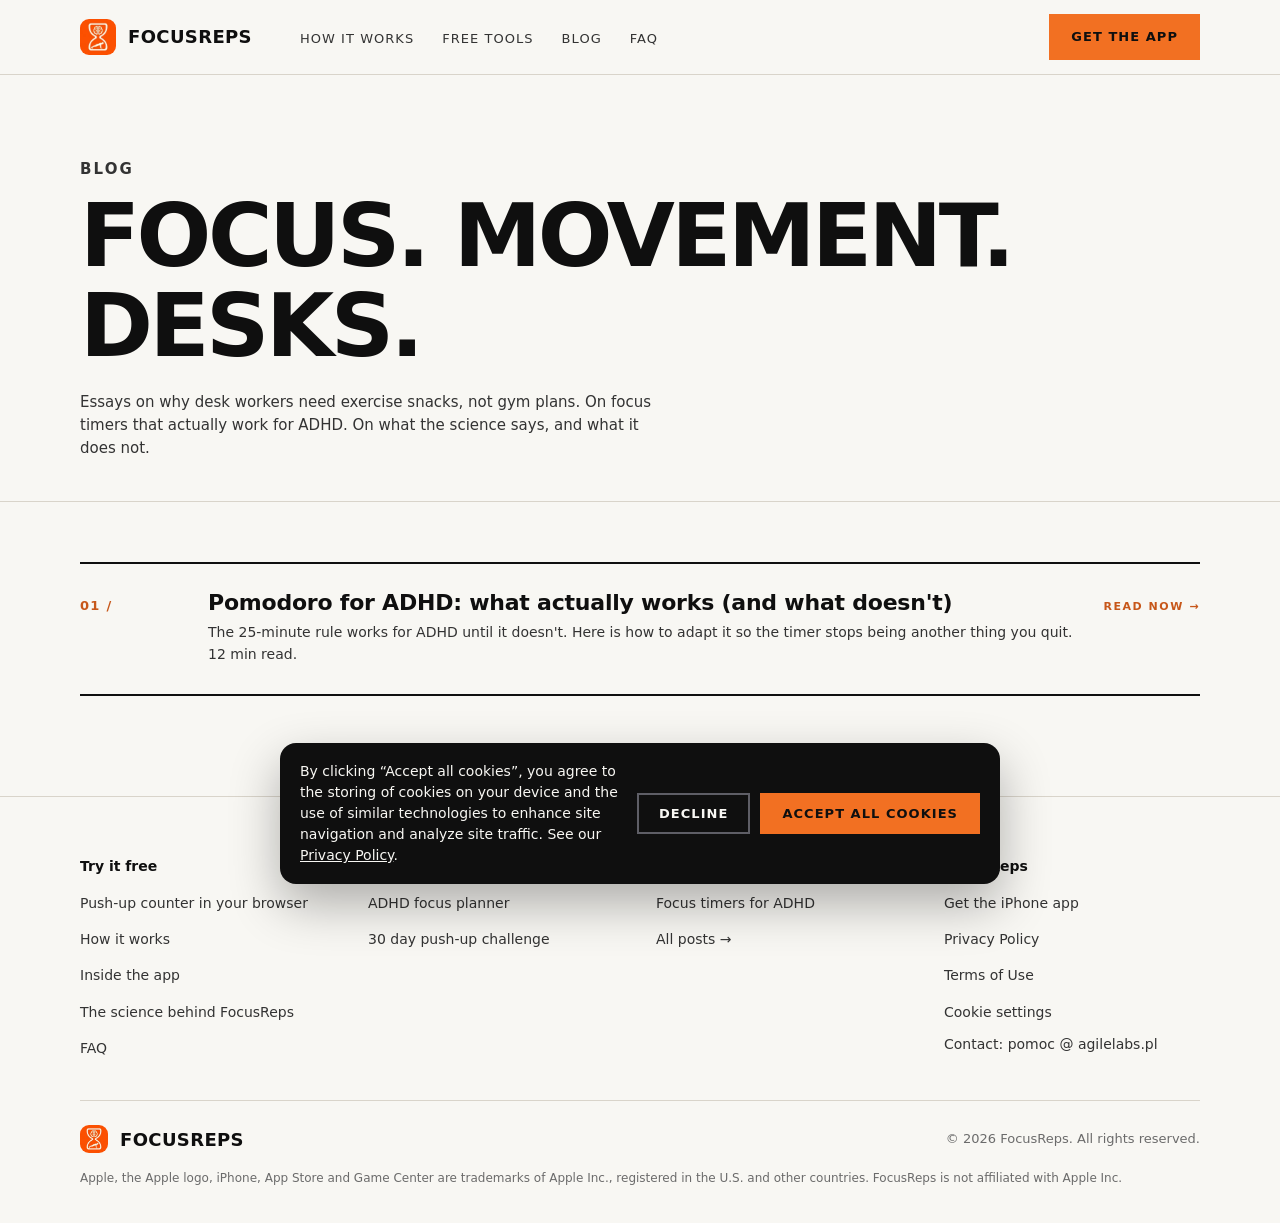
<file: blog/index.html>
<!doctype html>
<html lang="en">
<head>
<meta charset="utf-8" />
<meta name="viewport" content="width=device-width,initial-scale=1" />
<meta name="theme-color" content="#f8f7f3" />
<title>Exercise snacks, focus, and ADHD for desk workers · FocusReps</title>
<meta name="description" content="Essays on focus, movement, ADHD, and why desk workers need exercise snacks, not gym plans." />
<link rel="canonical" href="https://focusreps.app/blog/" />

<meta property="og:type" content="website" />
<meta property="og:site_name" content="FocusReps" />
<meta property="og:title" content="Exercise snacks, focus, and ADHD for desk workers · FocusReps" />
<meta property="og:description" content="Essays on focus, movement, ADHD, and why desk workers need exercise snacks, not gym plans." />
<meta property="og:url" content="https://focusreps.app/blog/" />
<meta property="og:image" content="https://focusreps.app/og.png" />
<meta property="og:image:width" content="1200" />
<meta property="og:image:height" content="630" />
<meta name="twitter:card" content="summary_large_image" />
<meta name="twitter:title" content="Exercise snacks, focus, and ADHD for desk workers · FocusReps" />
<meta name="twitter:description" content="Essays on focus, movement, ADHD, and why desk workers need exercise snacks, not gym plans." />
<meta name="twitter:image" content="https://focusreps.app/og.png" />

<link rel="icon" type="image/png" sizes="32x32" href="/favicon-32.png" />
<link rel="apple-touch-icon" href="/apple-touch-icon.png" />
<meta name="apple-itunes-app" content="app-id=6827547307" />


<link rel="stylesheet" href="../styles.css" />
<script src="/analytics.js" defer></script>
<script type="application/ld+json">
{
  "@context": "https://schema.org",
  "@type": "BreadcrumbList",
  "itemListElement": [
    { "@type": "ListItem", "position": 1, "name": "FocusReps", "item": "https://focusreps.app/" },
    { "@type": "ListItem", "position": 2, "name": "Blog", "item": "https://focusreps.app/blog/" }
  ]
}
</script>
</head>
<body>

<a class="skip" href="#main">Skip to content</a>

<header class="site-header">
  <nav class="nav" aria-label="Primary">
    <a class="brand" href="/" aria-label="FocusReps home">
      <img class="brand-icon" src="/icon-96.webp" alt="" width="36" height="36" />
      <span class="brand-name">FocusReps</span>
    </a>
    <ul class="nav-list">
      <li><a href="../#how">How it works</a></li>
      <li><a href="/#tools">Free Tools</a></li>
      <li><a href="/blog/">Blog</a></li>
      <li><a href="../#faq">FAQ</a></li>
    </ul>
    <a class="nav-cta" href="https://apps.apple.com/us/app/focus-push-up-set-focusreps/id6827547307?ppid=c766ab44-a775-4fb3-ad46-c6d85a74fd3a">Get the App</a>
  </nav>
</header>

<main id="main">

  <section class="page-head">
    <div class="page-head-inner">
      <p class="eyebrow">Blog</p>
      <h1>Focus. Movement. Desks.</h1>
      <p>Essays on why desk workers need exercise snacks, not gym plans. On focus timers that actually work for ADHD. On what the science says, and what it does not.</p>
    </div>
  </section>

  <section class="page-list">
    <div class="page-list-inner">

      <article class="list-article" style="cursor:pointer" onclick="location.href='/blog/pomodoro-for-adhd/'">
        <span class="idx">01 /</span>
        <div>
          <h2><a href="/blog/pomodoro-for-adhd/" style="color:inherit">Pomodoro for ADHD: what actually works (and what doesn't)</a></h2>
          <p>The 25-minute rule works for ADHD until it doesn't. Here is how to adapt it so the timer stops being another thing you quit. 12 min read.</p>
        </div>
        <span class="status live">Read now →</span>
      </article>

    </div>
  </section>

</main>

<footer class="site-footer">
  <div class="footer-cols">
    <nav aria-labelledby="ft-try">
      <h3 id="ft-try">Try it free</h3>
      <ul>
        <li><a href="/?demo">Push-up counter in your browser</a></li>
        <li><a href="/#how">How it works</a></li>
        <li><a href="/#showcase">Inside the app</a></li>
        <li><a href="/#science">The science behind FocusReps</a></li>
        <li><a href="/#faq">FAQ</a></li>
      </ul>
    </nav>
    <nav aria-labelledby="ft-tools">
      <h3 id="ft-tools">Free tools</h3>
      <ul>
        <li><a href="/tools/adhd-focus-planner/">ADHD focus planner</a></li>
        <li><a href="/tools/30-day-pushup-challenge/">30 day push-up challenge</a></li>
      </ul>
    </nav>
    <nav aria-labelledby="ft-blog">
      <h3 id="ft-blog">Guides</h3>
      <ul>
        <li><a href="/blog/pomodoro-for-adhd/">Focus timers for ADHD</a></li>
        <li><a href="/blog/">All posts →</a></li>
      </ul>
    </nav>
    <nav aria-labelledby="ft-app">
      <h3 id="ft-app">FocusReps</h3>
      <ul>
        <li><a href="https://apps.apple.com/us/app/focus-push-up-set-focusreps/id6827547307?ppid=c766ab44-a775-4fb3-ad46-c6d85a74fd3a">Get the iPhone app</a></li>
        <li><a href="https://agilelabs.pl/apps/privacy_policy" rel="noopener">Privacy Policy</a></li>
        <li><a href="https://app.notion.com/p/Terms-of-Use-3d0d6cc99d12804f85a2ca20c78243a8" rel="noopener">Terms of Use</a></li>
        <li><button type="button" class="footer-linkbtn" data-cookie-settings>Cookie settings</button></li>
        <li class="footer-contact">Contact: pomoc<span class="at" aria-label="at"></span>agilelabs.pl</li>
      </ul>
    </nav>
  </div>
  <div class="footer-bottom">
    <a class="brand" href="/" aria-label="FocusReps home">
      <img class="brand-icon" src="/icon-96.webp" alt="" width="28" height="28" style="width:28px;height:28px" />
      <span class="brand-name">FocusReps</span>
    </a>
    <p class="copy">© 2026 FocusReps. All rights reserved.</p>
  </div>
  <p class="footer-legal">Apple, the Apple logo, iPhone, App Store and Game Center are trademarks of Apple Inc., registered in the U.S. and other countries. FocusReps is not affiliated with Apple Inc.</p>
</footer>

</body>
</html>
</file>
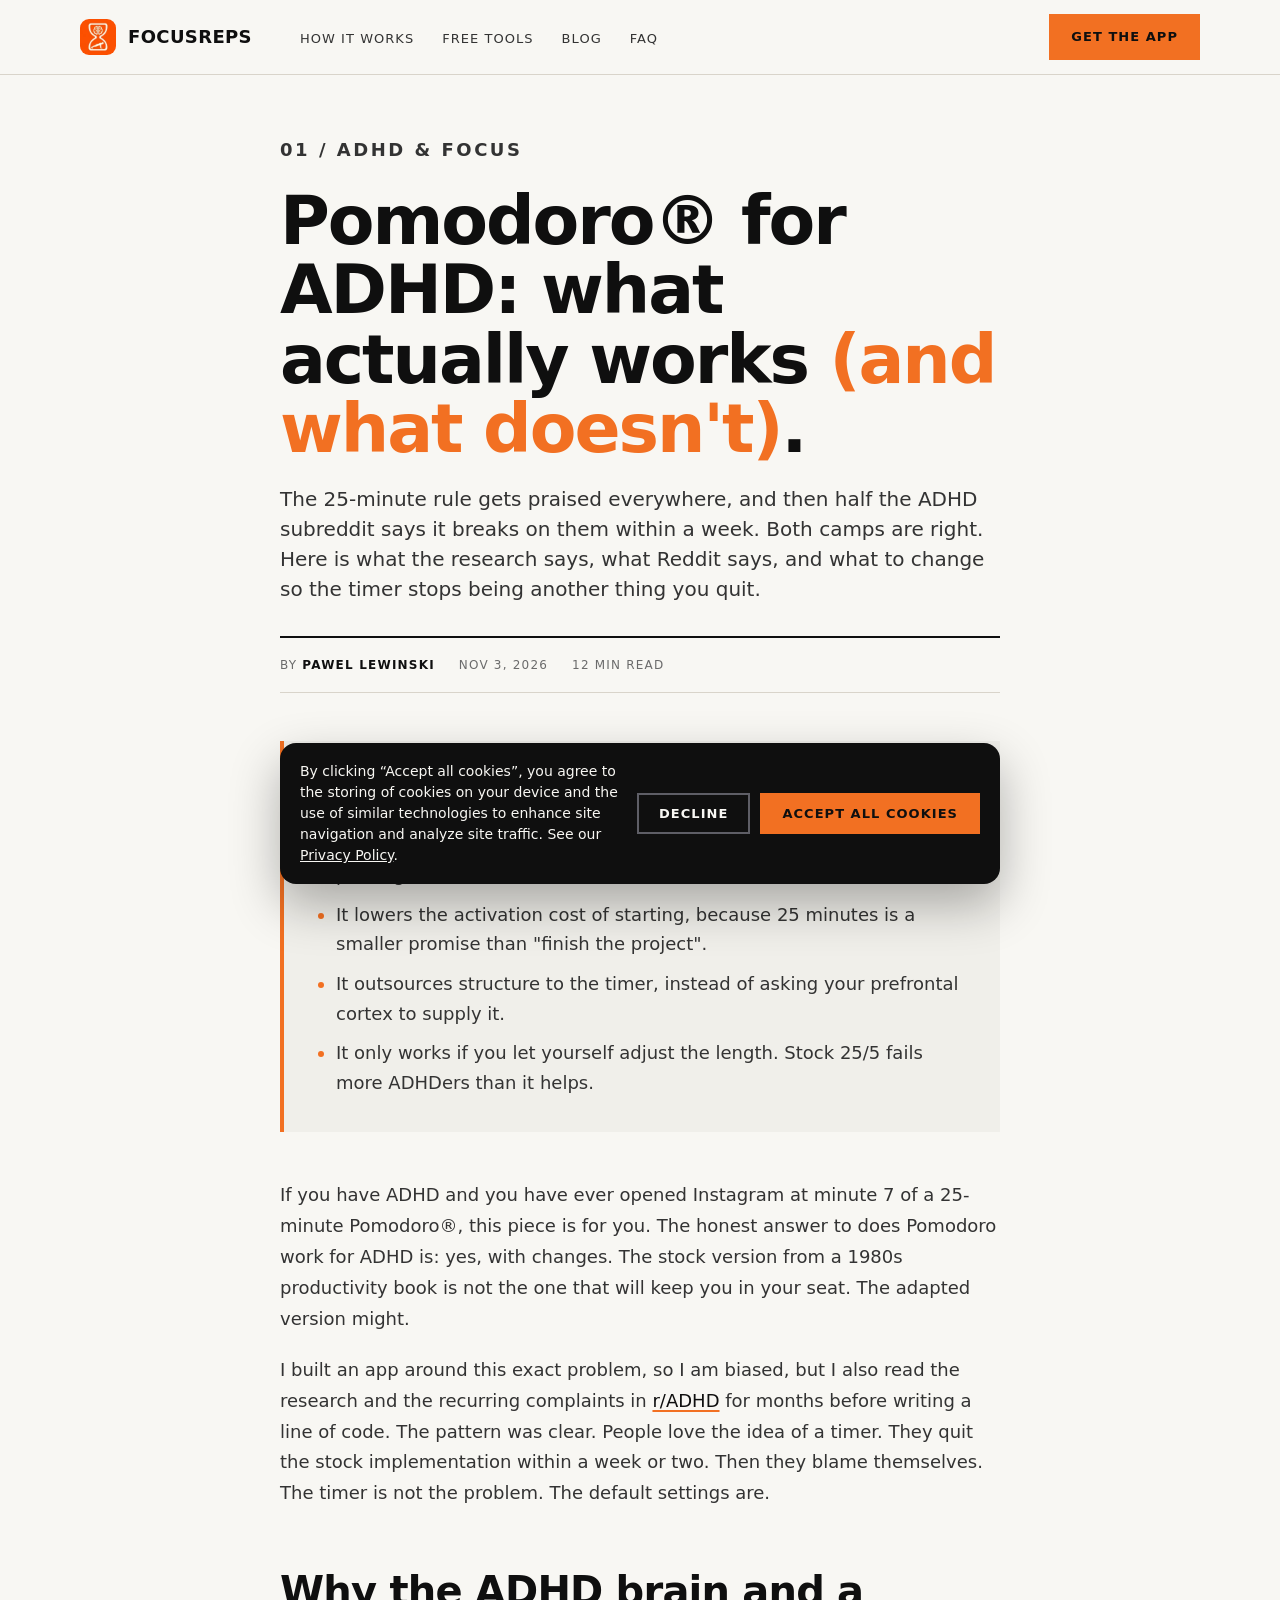
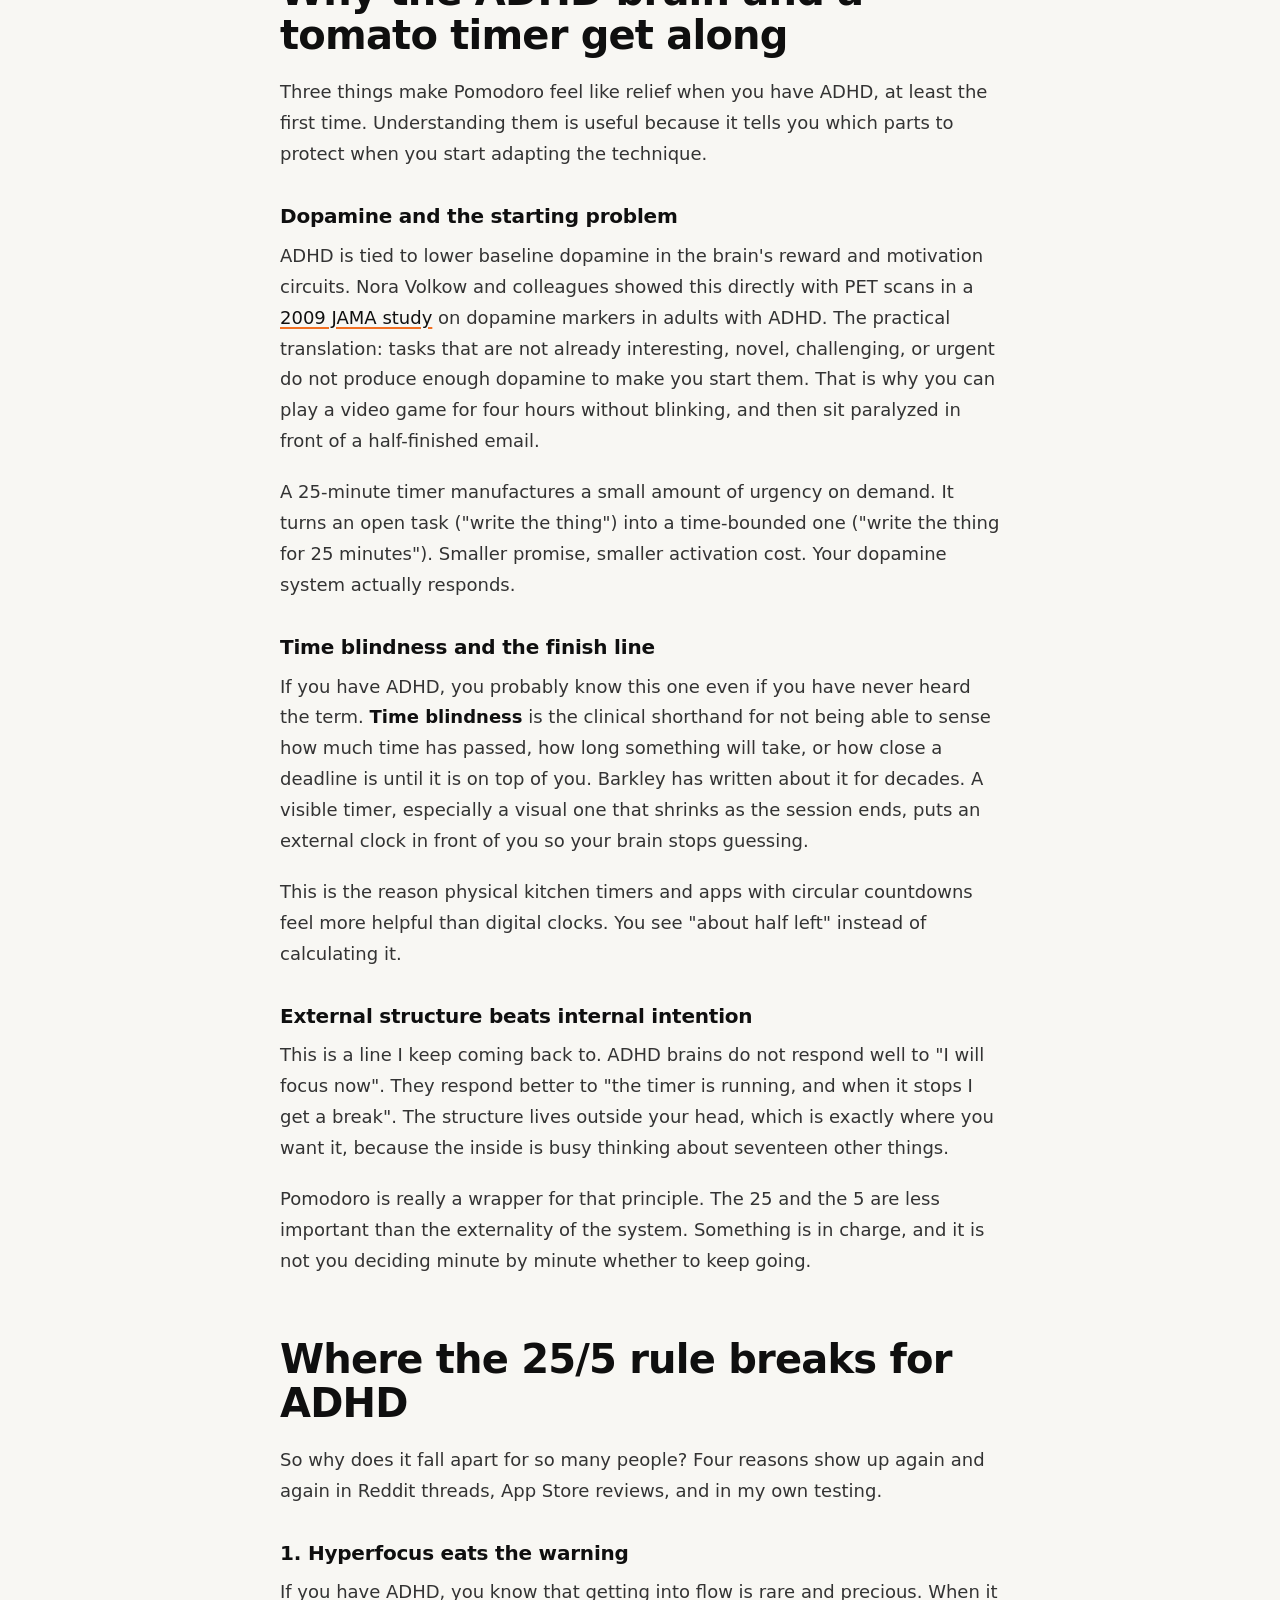
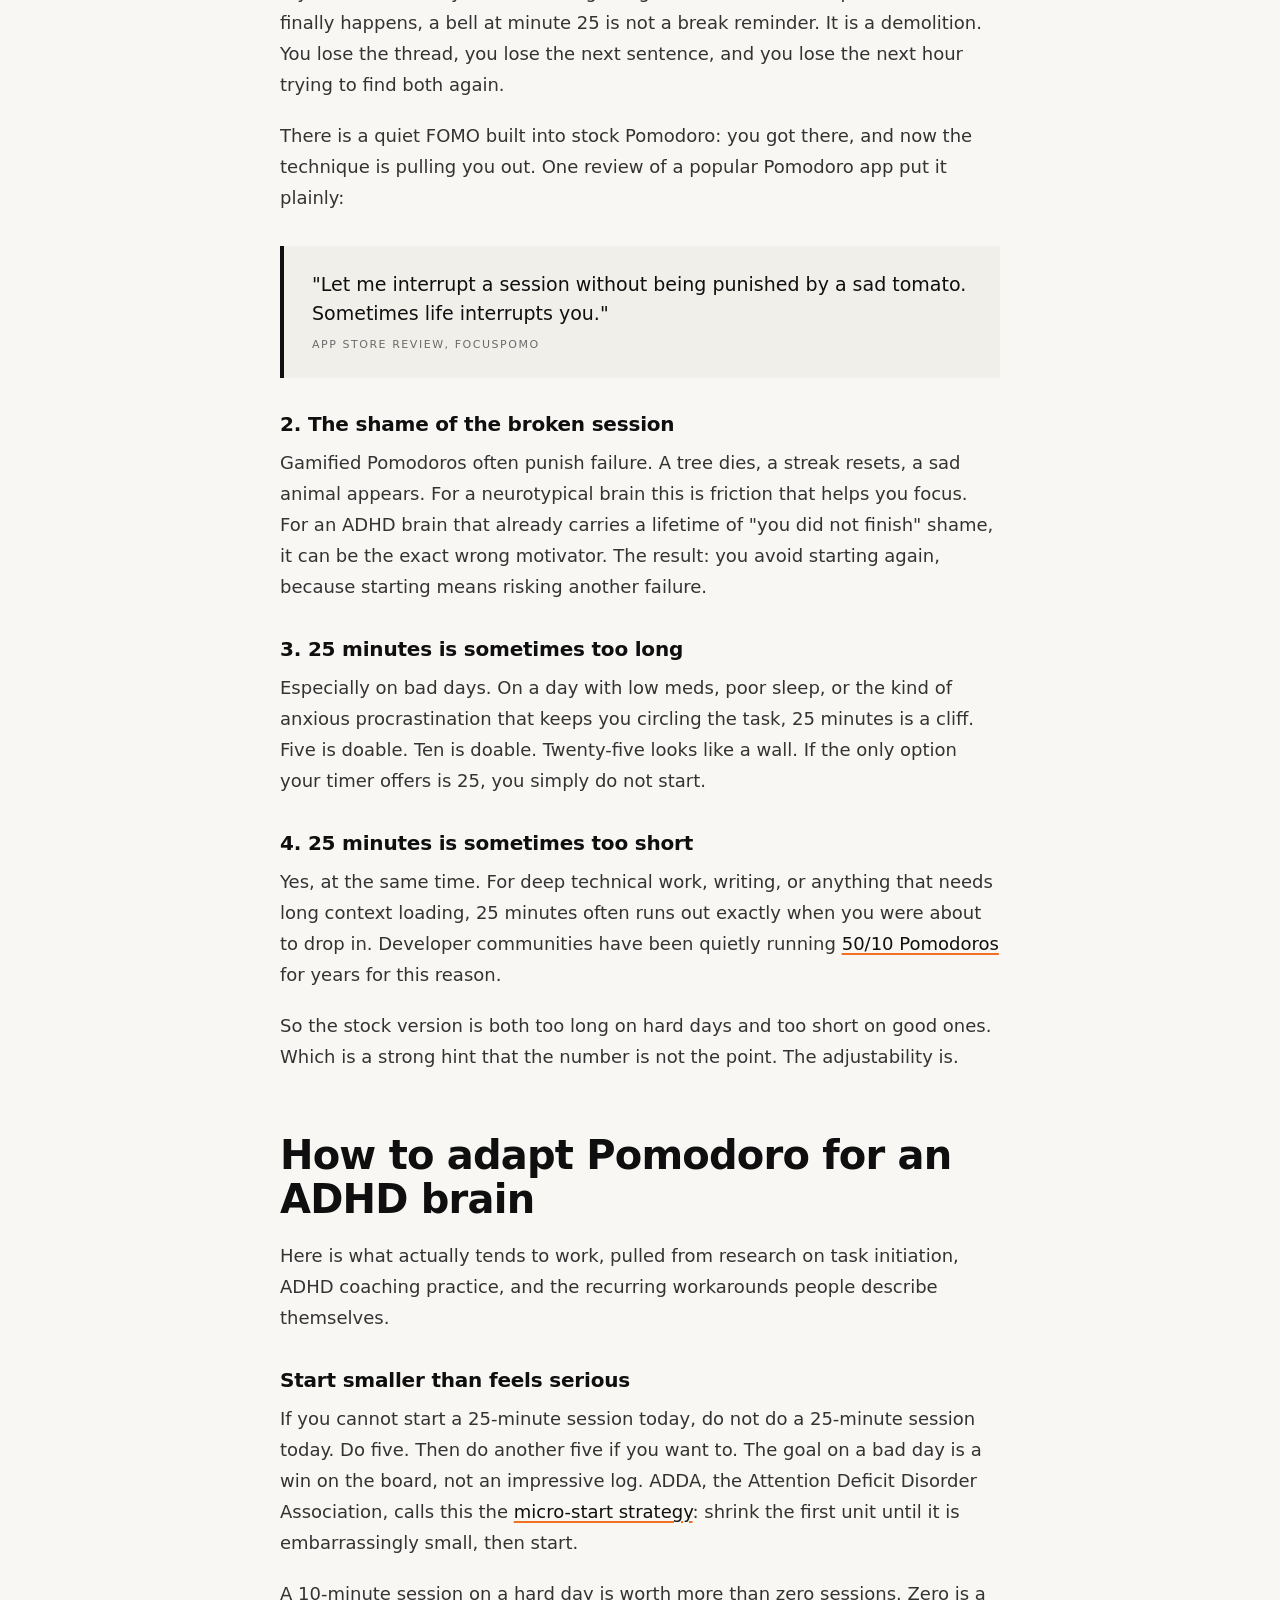
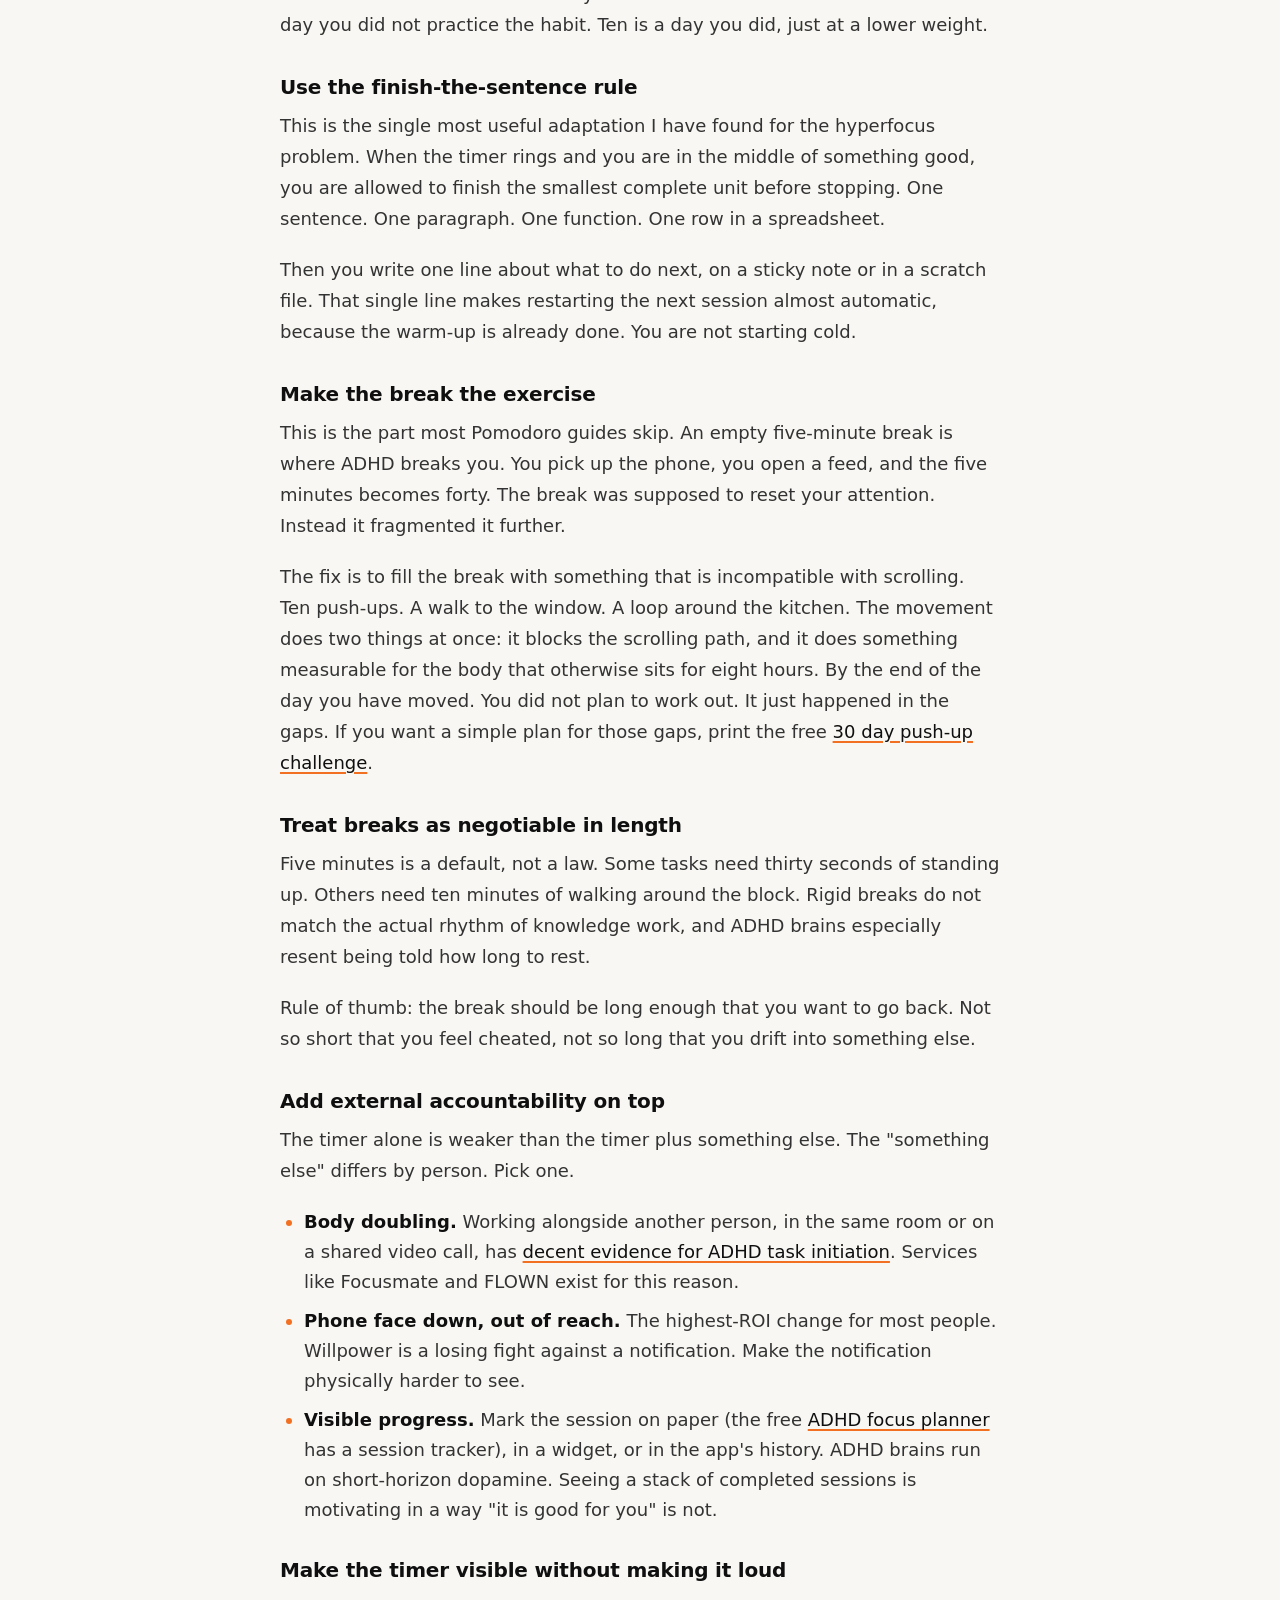
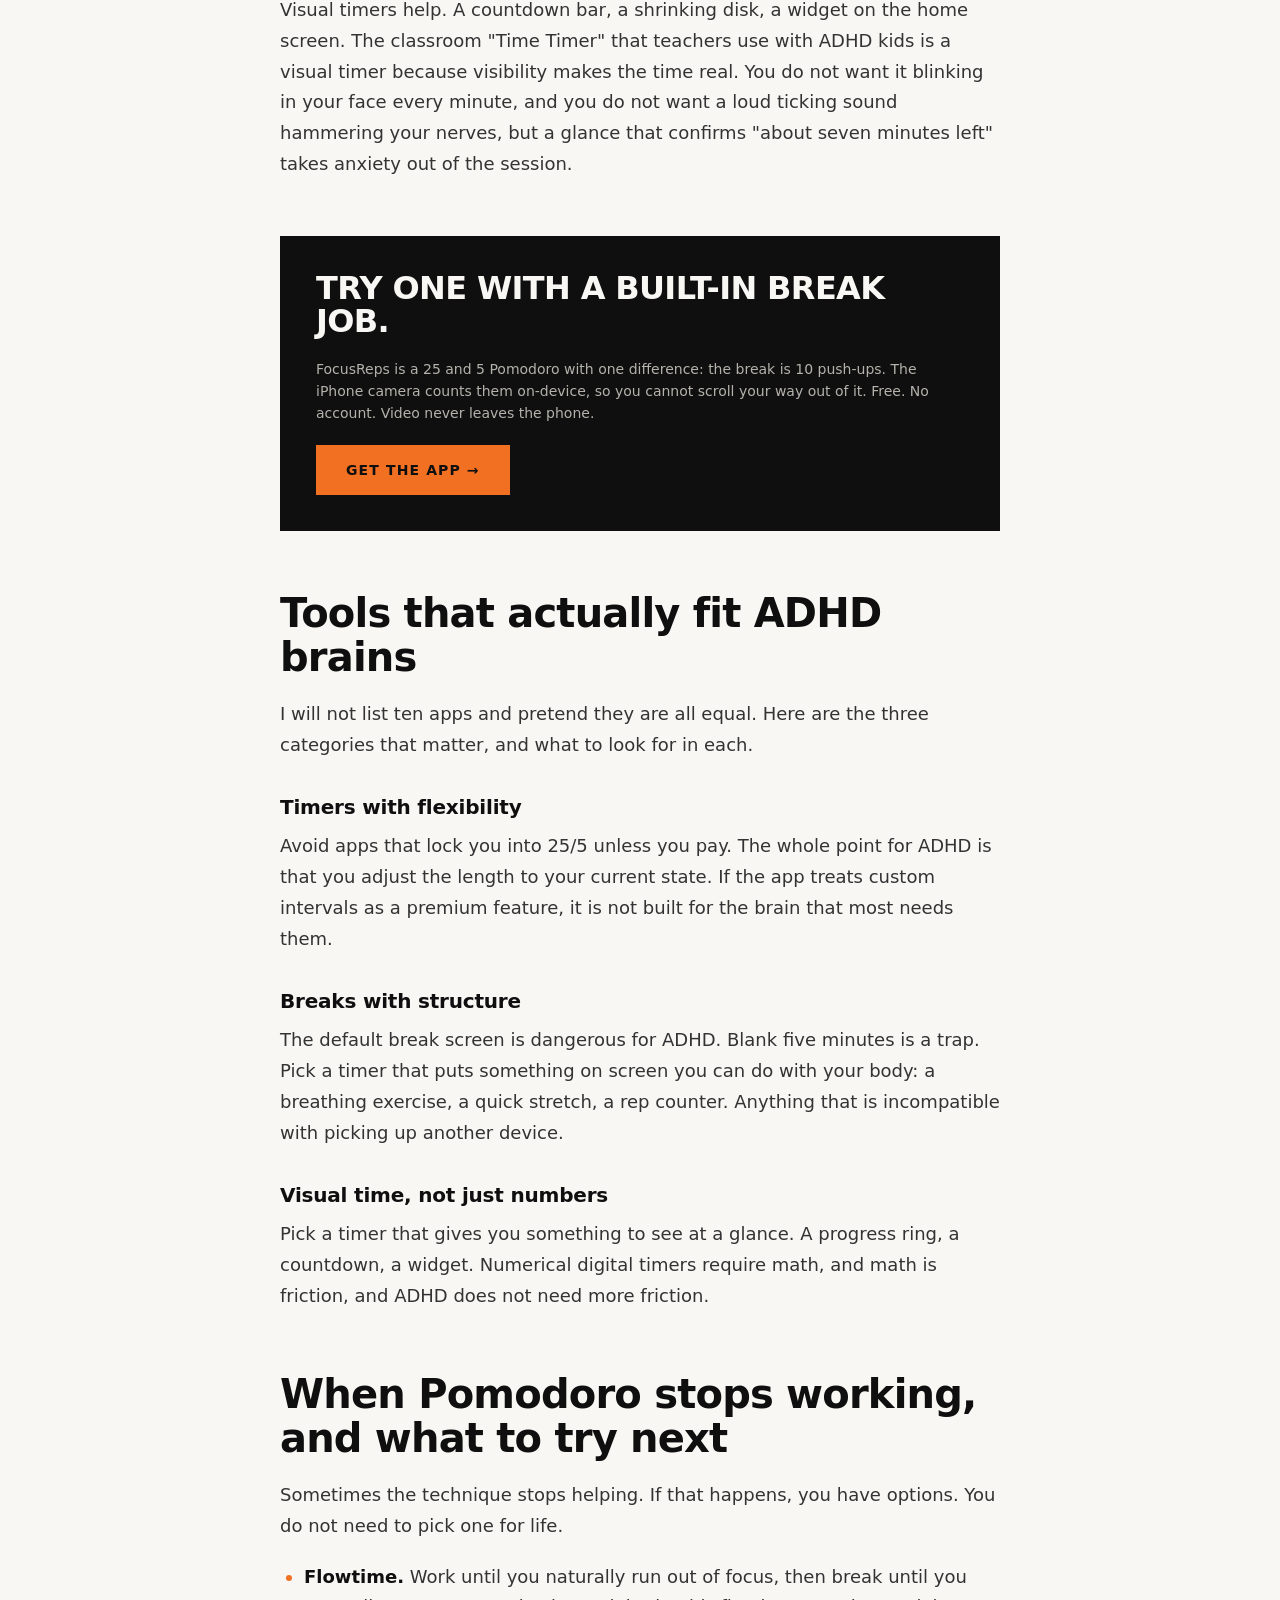
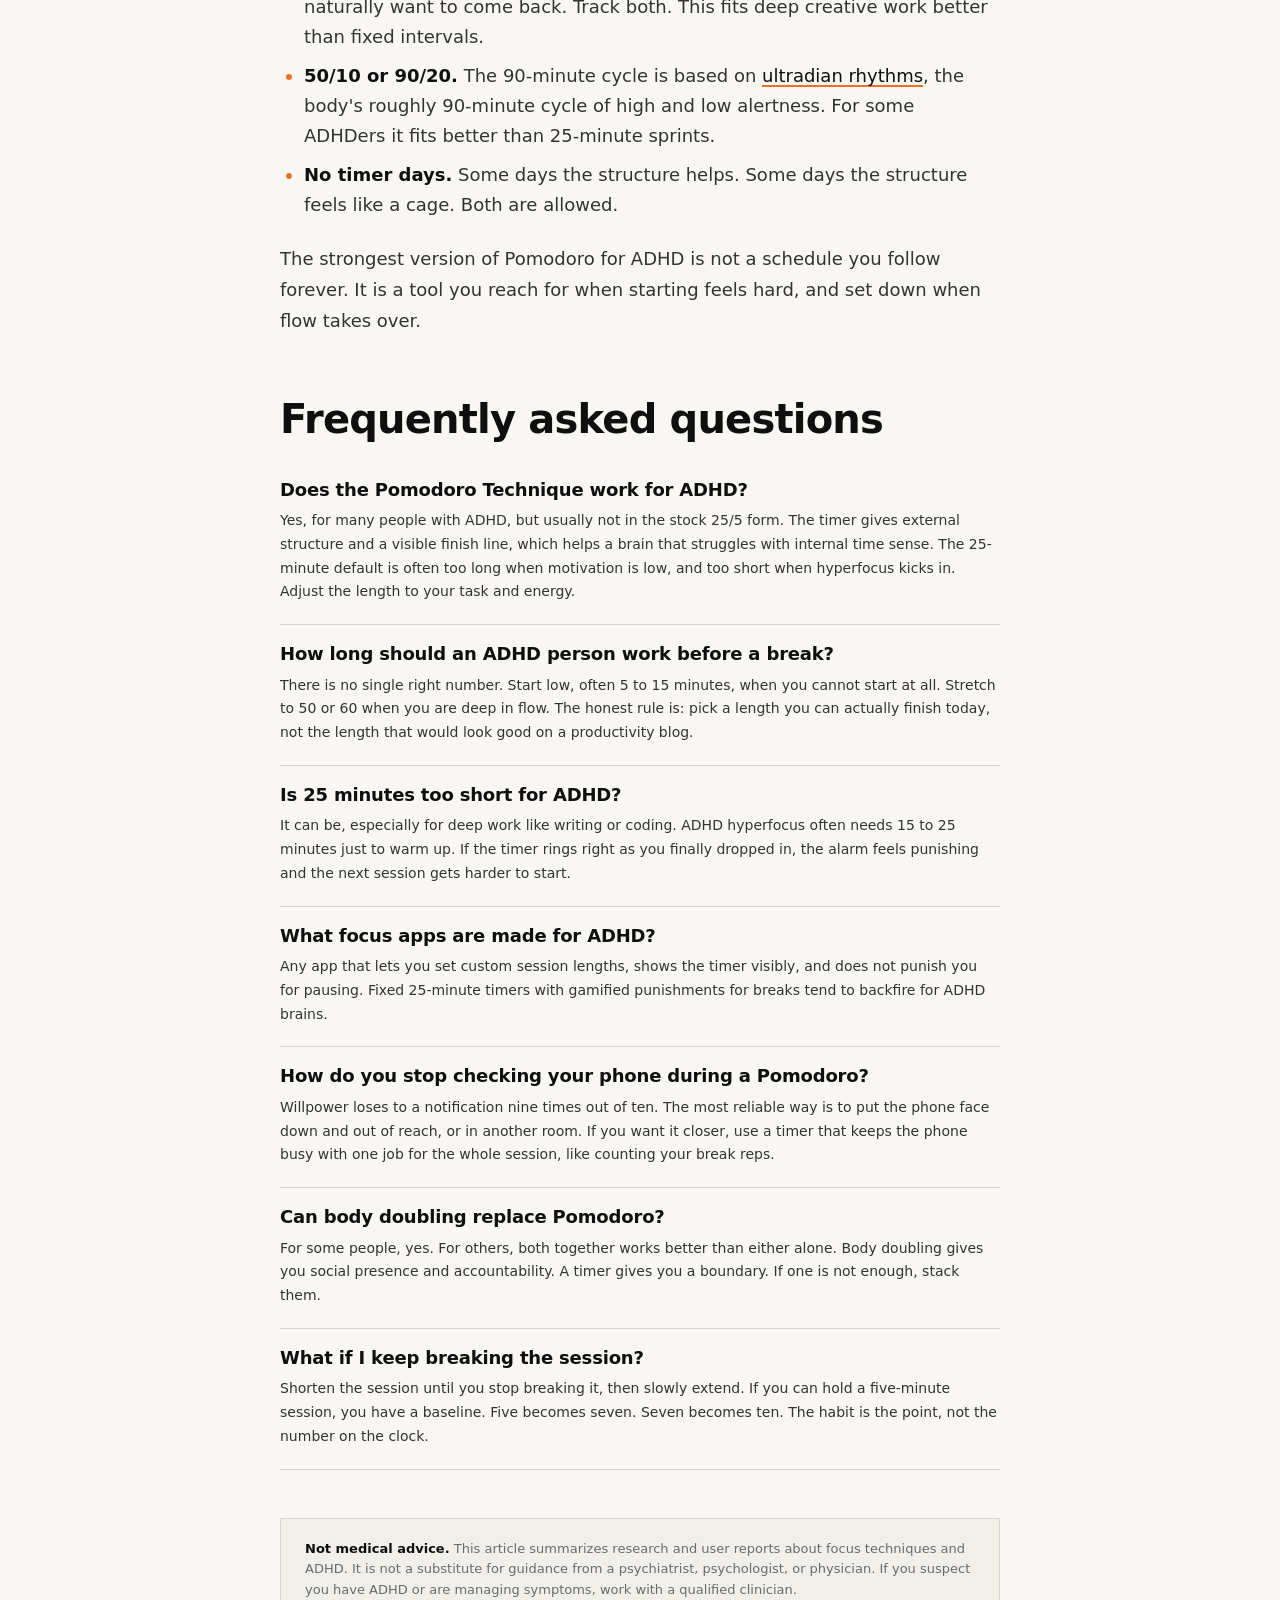
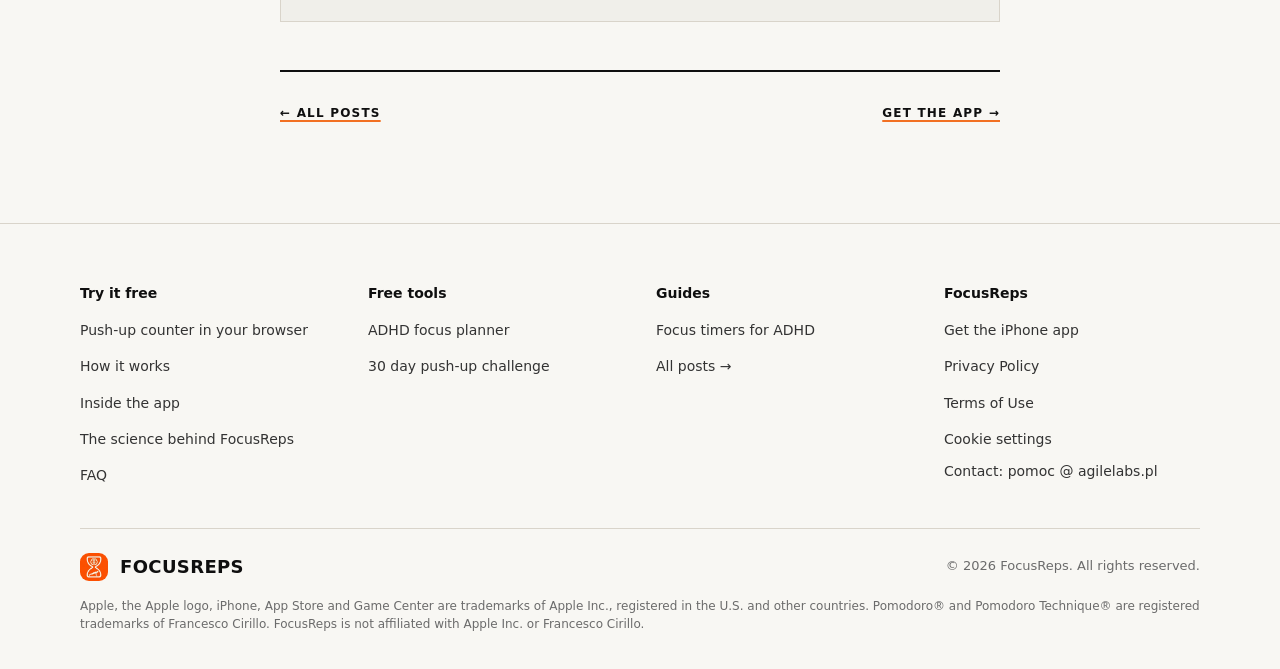
<file: blog/pomodoro-for-adhd/index.html>
<!doctype html>
<html lang="en">
<head>
<meta charset="utf-8" />
<meta name="viewport" content="width=device-width,initial-scale=1" />
<meta name="theme-color" content="#f8f7f3" />

<title>Pomodoro for ADHD: What Actually Works (And What Doesn't) · FocusReps</title>
<meta name="description" content="A plain-English guide to using the Pomodoro Technique with an ADHD brain. The parts that work, the parts that break, and how to adapt the 25/5 rule so it actually sticks." />
<link rel="canonical" href="https://focusreps.app/blog/pomodoro-for-adhd/" />

<meta property="og:title" content="Pomodoro for ADHD: What Actually Works" />
<meta property="og:description" content="The 25-minute rule works for ADHD until it doesn't. Here's how to adapt it so you finish the session instead of opening Instagram at minute 7." />
<meta property="og:type" content="article" />
<meta property="og:url" content="https://focusreps.app/blog/pomodoro-for-adhd/" />
<meta property="og:image" content="https://focusreps.app/og-article.png" />
<meta property="article:published_time" content="2026-11-03" />
<meta property="article:author" content="Pawel Lewinski" />
<meta property="article:section" content="ADHD" />
<meta property="article:tag" content="pomodoro, adhd, focus, productivity, movement" />
<meta name="twitter:card" content="summary_large_image" />
<meta name="twitter:title" content="Pomodoro for ADHD: What Actually Works" />
<meta name="twitter:description" content="The 25-minute rule works for ADHD until it doesn't. Here's how to adapt it." />
<meta name="twitter:image" content="https://focusreps.app/og-article.png" />

<link rel="icon" type="image/png" sizes="32x32" href="/favicon-32.png" />
<link rel="apple-touch-icon" href="/apple-touch-icon.png" />
<meta name="apple-itunes-app" content="app-id=6827547307" />


<link rel="stylesheet" href="../../styles.css" />
<script src="/analytics.js" defer></script>
<script type="application/ld+json">
{
  "@context": "https://schema.org",
  "@type": "BreadcrumbList",
  "itemListElement": [
    { "@type": "ListItem", "position": 1, "name": "FocusReps", "item": "https://focusreps.app/" },
    { "@type": "ListItem", "position": 2, "name": "Blog", "item": "https://focusreps.app/blog/" },
    { "@type": "ListItem", "position": 3, "name": "Pomodoro for ADHD", "item": "https://focusreps.app/blog/pomodoro-for-adhd/" }
  ]
}
</script>

<script type="application/ld+json">
{
  "@context": "https://schema.org",
  "@type": "Article",
  "headline": "Pomodoro for ADHD: What Actually Works (And What Doesn't)",
  "description": "A plain-English guide to using the Pomodoro Technique with an ADHD brain. The parts that work, the parts that break, and how to adapt the 25/5 rule so it actually sticks.",
  "image": "https://focusreps.app/og-article.png",
  "author": { "@type": "Person", "name": "Pawel Lewinski", "url": "https://focusreps.app" },
  "publisher": {
    "@type": "Organization",
    "name": "FocusReps",
    "logo": { "@type": "ImageObject", "url": "https://focusreps.app/apple-touch-icon.png" }
  },
  "datePublished": "2026-11-03",
  "dateModified": "2026-11-03",
  "mainEntityOfPage": { "@type": "WebPage", "@id": "https://focusreps.app/blog/pomodoro-for-adhd/" }
}
</script>

<script type="application/ld+json">
{
  "@context": "https://schema.org",
  "@type": "FAQPage",
  "mainEntity": [
    {
      "@type": "Question",
      "name": "Does the Pomodoro Technique work for ADHD?",
      "acceptedAnswer": { "@type": "Answer", "text": "Yes, for many people with ADHD, but usually not in the stock 25/5 form. The timer gives external structure and a visible finish line, which helps a brain that struggles with internal time sense. The 25-minute default is often too long when motivation is low, and too short when hyperfocus kicks in. Adjust the length to your task and energy." }
    },
    {
      "@type": "Question",
      "name": "How long should an ADHD person work before a break?",
      "acceptedAnswer": { "@type": "Answer", "text": "There is no single right number. Start low, often 5 to 15 minutes, when you cannot start at all. Stretch to 50 or 60 when you are deep in flow. The honest rule is: pick a length you can actually finish today, not the length that would look good on a productivity blog." }
    },
    {
      "@type": "Question",
      "name": "Is 25 minutes too short for ADHD?",
      "acceptedAnswer": { "@type": "Answer", "text": "It can be, especially for deep work like writing or coding. ADHD hyperfocus often needs 15 to 25 minutes just to warm up. If the timer rings right as you finally dropped in, the alarm feels punishing and the next session gets harder to start." }
    },
    {
      "@type": "Question",
      "name": "What focus apps are made for ADHD?",
      "acceptedAnswer": { "@type": "Answer", "text": "Any app that lets you set custom session lengths, shows the timer visibly, and does not punish you for pausing. Fixed 25-minute timers with gamified punishments for breaks tend to backfire for ADHD brains." }
    },
    {
      "@type": "Question",
      "name": "How do you stop checking your phone during a Pomodoro?",
      "acceptedAnswer": { "@type": "Answer", "text": "Willpower loses to a notification nine times out of ten. The most reliable way is to put the phone face down and out of reach, or in another room. If you want it closer, use a timer that keeps the phone busy with one job for the whole session." }
    }
  ]
}
</script>
</head>
<body>

<a class="skip" href="#main">Skip to content</a>

<header class="site-header">
  <nav class="nav" aria-label="Primary">
    <a class="brand" href="/" aria-label="FocusReps home">
      <img class="brand-icon" src="/icon-96.webp" alt="" width="36" height="36" />
      <span class="brand-name">FocusReps</span>
    </a>
    <ul class="nav-list">
      <li><a href="../../#how">How it works</a></li>
      <li><a href="/#tools">Free Tools</a></li>
      <li><a href="/blog/">Blog</a></li>
      <li><a href="../../#faq">FAQ</a></li>
    </ul>
    <a class="nav-cta" href="https://apps.apple.com/us/app/focus-push-up-set-focusreps/id6827547307?ppid=c766ab44-a775-4fb3-ad46-c6d85a74fd3a">Get the App</a>
  </nav>
</header>

<main id="main">

  <article class="article">
    <div class="article-inner">

      <p class="article-eyebrow">01 / ADHD &amp; focus</p>

      <h1>Pomodoro® for ADHD: what actually works <em>(and what doesn't)</em>.</h1>

      <p class="lede">The 25-minute rule gets praised everywhere, and then half the ADHD subreddit says it breaks on them within a week. Both camps are right. Here is what the research says, what Reddit says, and what to change so the timer stops being another thing you quit.</p>

      <div class="article-meta">
        <span>By <strong>Pawel Lewinski</strong></span>
        <span>Nov 3, 2026</span>
        <span>12 min read</span>
      </div>

      <section class="tldr">
        <span class="tldr-label">The short version</span>
        <h2>Why Pomodoro helps ADHD, briefly</h2>
        <ul>
          <li>It gives a visible finish line to a brain that struggles to sense time passing.</li>
          <li>It lowers the activation cost of starting, because 25 minutes is a smaller promise than "finish the project".</li>
          <li>It outsources structure to the timer, instead of asking your prefrontal cortex to supply it.</li>
          <li>It only works if you let yourself adjust the length. Stock 25/5 fails more ADHDers than it helps.</li>
        </ul>
      </section>

      <p>If you have ADHD and you have ever opened Instagram at minute 7 of a 25-minute Pomodoro®, this piece is for you. The honest answer to <em>does Pomodoro work for ADHD</em> is: yes, with changes. The stock version from a 1980s productivity book is not the one that will keep you in your seat. The adapted version might.</p>

      <p>I built an app around this exact problem, so I am biased, but I also read the research and the recurring complaints in <a href="https://www.reddit.com/r/ADHD/comments/1ntdjqh" target="_blank" rel="noopener">r/ADHD</a> for months before writing a line of code. The pattern was clear. People love the idea of a timer. They quit the stock implementation within a week or two. Then they blame themselves. The timer is not the problem. The default settings are.</p>

      <h2>Why the ADHD brain and a tomato timer get along</h2>

      <p>Three things make Pomodoro feel like relief when you have ADHD, at least the first time. Understanding them is useful because it tells you which parts to protect when you start adapting the technique.</p>

      <h3>Dopamine and the starting problem</h3>

      <p>ADHD is tied to lower baseline dopamine in the brain's reward and motivation circuits. Nora Volkow and colleagues showed this directly with PET scans in a <a href="https://jamanetwork.com/journals/jama/fullarticle/184799" target="_blank" rel="noopener">2009 JAMA study</a> on dopamine markers in adults with ADHD. The practical translation: tasks that are not already interesting, novel, challenging, or urgent do not produce enough dopamine to make you start them. That is why you can play a video game for four hours without blinking, and then sit paralyzed in front of a half-finished email.</p>

      <p>A 25-minute timer manufactures a small amount of urgency on demand. It turns an open task ("write the thing") into a time-bounded one ("write the thing for 25 minutes"). Smaller promise, smaller activation cost. Your dopamine system actually responds.</p>

      <h3>Time blindness and the finish line</h3>

      <p>If you have ADHD, you probably know this one even if you have never heard the term. <strong>Time blindness</strong> is the clinical shorthand for not being able to sense how much time has passed, how long something will take, or how close a deadline is until it is on top of you. Barkley has written about it for decades. A visible timer, especially a visual one that shrinks as the session ends, puts an external clock in front of you so your brain stops guessing.</p>

      <p>This is the reason physical kitchen timers and apps with circular countdowns feel more helpful than digital clocks. You see "about half left" instead of calculating it.</p>

      <h3>External structure beats internal intention</h3>

      <p>This is a line I keep coming back to. ADHD brains do not respond well to "I will focus now". They respond better to "the timer is running, and when it stops I get a break". The structure lives outside your head, which is exactly where you want it, because the inside is busy thinking about seventeen other things.</p>

      <p>Pomodoro is really a wrapper for that principle. The 25 and the 5 are less important than the <em>externality</em> of the system. Something is in charge, and it is not you deciding minute by minute whether to keep going.</p>

      <h2>Where the 25/5 rule breaks for ADHD</h2>

      <p>So why does it fall apart for so many people? Four reasons show up again and again in Reddit threads, App Store reviews, and in my own testing.</p>

      <h3>1. Hyperfocus eats the warning</h3>

      <p>If you have ADHD, you know that getting into flow is rare and precious. When it finally happens, a bell at minute 25 is not a break reminder. It is a demolition. You lose the thread, you lose the next sentence, and you lose the next hour trying to find both again.</p>

      <p>There is a quiet FOMO built into stock Pomodoro: you got there, and now the technique is pulling you out. One review of a popular Pomodoro app put it plainly:</p>

      <blockquote>
        "Let me interrupt a session without being punished by a sad tomato. Sometimes life interrupts you."
        <cite>App Store review, FocusPomo</cite>
      </blockquote>

      <h3>2. The shame of the broken session</h3>

      <p>Gamified Pomodoros often punish failure. A tree dies, a streak resets, a sad animal appears. For a neurotypical brain this is friction that helps you focus. For an ADHD brain that already carries a lifetime of "you did not finish" shame, it can be the exact wrong motivator. The result: you avoid starting again, because starting means risking another failure.</p>

      <h3>3. 25 minutes is sometimes too long</h3>

      <p>Especially on bad days. On a day with low meds, poor sleep, or the kind of anxious procrastination that keeps you circling the task, 25 minutes is a cliff. Five is doable. Ten is doable. Twenty-five looks like a wall. If the only option your timer offers is 25, you simply do not start.</p>

      <h3>4. 25 minutes is sometimes too short</h3>

      <p>Yes, at the same time. For deep technical work, writing, or anything that needs long context loading, 25 minutes often runs out exactly when you were about to drop in. Developer communities have been quietly running <a href="https://www.nicecoder.com/blog/pomodoro-for-programmers/" target="_blank" rel="noopener">50/10 Pomodoros</a> for years for this reason.</p>

      <p>So the stock version is both too long on hard days and too short on good ones. Which is a strong hint that the number is not the point. The adjustability is.</p>

      <h2>How to adapt Pomodoro for an ADHD brain</h2>

      <p>Here is what actually tends to work, pulled from research on task initiation, ADHD coaching practice, and the recurring workarounds people describe themselves.</p>

      <h3>Start smaller than feels serious</h3>

      <p>If you cannot start a 25-minute session today, do not do a 25-minute session today. Do five. Then do another five if you want to. The goal on a bad day is a win on the board, not an impressive log. ADDA, the Attention Deficit Disorder Association, calls this the <a href="https://add.org/adhd-procrastination/" target="_blank" rel="noopener">micro-start strategy</a>: shrink the first unit until it is embarrassingly small, then start.</p>

      <p>A 10-minute session on a hard day is worth more than zero sessions. Zero is a day you did not practice the habit. Ten is a day you did, just at a lower weight.</p>

      <h3>Use the finish-the-sentence rule</h3>

      <p>This is the single most useful adaptation I have found for the hyperfocus problem. When the timer rings and you are in the middle of something good, you are allowed to finish the smallest complete unit before stopping. One sentence. One paragraph. One function. One row in a spreadsheet.</p>

      <p>Then you write one line about what to do next, on a sticky note or in a scratch file. That single line makes restarting the next session almost automatic, because the warm-up is already done. You are not starting cold.</p>

      <h3>Make the break the exercise</h3>

      <p>This is the part most Pomodoro guides skip. An empty five-minute break is where ADHD breaks you. You pick up the phone, you open a feed, and the five minutes becomes forty. The break was supposed to reset your attention. Instead it fragmented it further.</p>

      <p>The fix is to fill the break with something that is incompatible with scrolling. Ten push-ups. A walk to the window. A loop around the kitchen. The movement does two things at once: it blocks the scrolling path, and it does something measurable for the body that otherwise sits for eight hours. By the end of the day you have moved. You did not plan to work out. It just happened in the gaps. If you want a simple plan for those gaps, print the free <a href="/tools/30-day-pushup-challenge/">30 day push-up challenge</a>.</p>

      <h3>Treat breaks as negotiable in length</h3>

      <p>Five minutes is a default, not a law. Some tasks need thirty seconds of standing up. Others need ten minutes of walking around the block. Rigid breaks do not match the actual rhythm of knowledge work, and ADHD brains especially resent being told how long to rest.</p>

      <p>Rule of thumb: the break should be long enough that you want to go back. Not so short that you feel cheated, not so long that you drift into something else.</p>

      <h3>Add external accountability on top</h3>

      <p>The timer alone is weaker than the timer plus something else. The "something else" differs by person. Pick one.</p>

      <ul>
        <li><strong>Body doubling.</strong> Working alongside another person, in the same room or on a shared video call, has <a href="https://flown.com/blog/adhd/task-initiation" target="_blank" rel="noopener">decent evidence for ADHD task initiation</a>. Services like Focusmate and FLOWN exist for this reason.</li>
        <li><strong>Phone face down, out of reach.</strong> The highest-ROI change for most people. Willpower is a losing fight against a notification. Make the notification physically harder to see.</li>
        <li><strong>Visible progress.</strong> Mark the session on paper (the free <a href="/tools/adhd-focus-planner/">ADHD focus planner</a> has a session tracker), in a widget, or in the app's history. ADHD brains run on short-horizon dopamine. Seeing a stack of completed sessions is motivating in a way "it is good for you" is not.</li>
      </ul>

      <h3>Make the timer visible without making it loud</h3>

      <p>Visual timers help. A countdown bar, a shrinking disk, a widget on the home screen. The classroom "Time Timer" that teachers use with ADHD kids is a visual timer because visibility makes the time real. You do not want it blinking in your face every minute, and you do not want a loud ticking sound hammering your nerves, but a glance that confirms "about seven minutes left" takes anxiety out of the session.</p>

      <aside class="cta-card">
        <h3>Try one with a built-in break job.</h3>
        <p>FocusReps is a 25 and 5 Pomodoro with one difference: the break is 10 push-ups. The iPhone camera counts them on-device, so you cannot scroll your way out of it. Free. No account. Video never leaves the phone.</p>
        <a class="btn" href="https://apps.apple.com/us/app/focus-push-up-set-focusreps/id6827547307?ppid=c766ab44-a775-4fb3-ad46-c6d85a74fd3a">Get the App →</a>
      </aside>

      <h2>Tools that actually fit ADHD brains</h2>

      <p>I will not list ten apps and pretend they are all equal. Here are the three categories that matter, and what to look for in each.</p>

      <h3>Timers with flexibility</h3>

      <p>Avoid apps that lock you into 25/5 unless you pay. The whole point for ADHD is that you adjust the length to your current state. If the app treats custom intervals as a premium feature, it is not built for the brain that most needs them.</p>

      <h3>Breaks with structure</h3>

      <p>The default break screen is dangerous for ADHD. Blank five minutes is a trap. Pick a timer that puts something on screen you can do with your body: a breathing exercise, a quick stretch, a rep counter. Anything that is incompatible with picking up another device.</p>

      <h3>Visual time, not just numbers</h3>

      <p>Pick a timer that gives you something to see at a glance. A progress ring, a countdown, a widget. Numerical digital timers require math, and math is friction, and ADHD does not need more friction.</p>

      <h2>When Pomodoro stops working, and what to try next</h2>

      <p>Sometimes the technique stops helping. If that happens, you have options. You do not need to pick one for life.</p>

      <ul>
        <li><strong>Flowtime.</strong> Work until you naturally run out of focus, then break until you naturally want to come back. Track both. This fits deep creative work better than fixed intervals.</li>
        <li><strong>50/10 or 90/20.</strong> The 90-minute cycle is based on <a href="https://www.sciencedirect.com/science/article/abs/pii/S0022395610000725" target="_blank" rel="noopener">ultradian rhythms</a>, the body's roughly 90-minute cycle of high and low alertness. For some ADHDers it fits better than 25-minute sprints.</li>
        <li><strong>No timer days.</strong> Some days the structure helps. Some days the structure feels like a cage. Both are allowed.</li>
      </ul>

      <p>The strongest version of Pomodoro for ADHD is not a schedule you follow forever. It is a tool you reach for when starting feels hard, and set down when flow takes over.</p>

      <h2>Frequently asked questions</h2>

      <div class="faq-item">
        <h3>Does the Pomodoro Technique work for ADHD?</h3>
        <p>Yes, for many people with ADHD, but usually not in the stock 25/5 form. The timer gives external structure and a visible finish line, which helps a brain that struggles with internal time sense. The 25-minute default is often too long when motivation is low, and too short when hyperfocus kicks in. Adjust the length to your task and energy.</p>
      </div>

      <div class="faq-item">
        <h3>How long should an ADHD person work before a break?</h3>
        <p>There is no single right number. Start low, often 5 to 15 minutes, when you cannot start at all. Stretch to 50 or 60 when you are deep in flow. The honest rule is: pick a length you can actually finish today, not the length that would look good on a productivity blog.</p>
      </div>

      <div class="faq-item">
        <h3>Is 25 minutes too short for ADHD?</h3>
        <p>It can be, especially for deep work like writing or coding. ADHD hyperfocus often needs 15 to 25 minutes just to warm up. If the timer rings right as you finally dropped in, the alarm feels punishing and the next session gets harder to start.</p>
      </div>

      <div class="faq-item">
        <h3>What focus apps are made for ADHD?</h3>
        <p>Any app that lets you set custom session lengths, shows the timer visibly, and does not punish you for pausing. Fixed 25-minute timers with gamified punishments for breaks tend to backfire for ADHD brains.</p>
      </div>

      <div class="faq-item">
        <h3>How do you stop checking your phone during a Pomodoro?</h3>
        <p>Willpower loses to a notification nine times out of ten. The most reliable way is to put the phone face down and out of reach, or in another room. If you want it closer, use a timer that keeps the phone busy with one job for the whole session, like counting your break reps.</p>
      </div>

      <div class="faq-item">
        <h3>Can body doubling replace Pomodoro?</h3>
        <p>For some people, yes. For others, both together works better than either alone. Body doubling gives you social presence and accountability. A timer gives you a boundary. If one is not enough, stack them.</p>
      </div>

      <div class="faq-item">
        <h3>What if I keep breaking the session?</h3>
        <p>Shorten the session until you stop breaking it, then slowly extend. If you can hold a five-minute session, you have a baseline. Five becomes seven. Seven becomes ten. The habit is the point, not the number on the clock.</p>
      </div>

      <aside class="disclaimer">
        <strong>Not medical advice.</strong> This article summarizes research and user reports about focus techniques and ADHD. It is not a substitute for guidance from a psychiatrist, psychologist, or physician. If you suspect you have ADHD or are managing symptoms, work with a qualified clinician.
      </aside>

    </div>

    <nav class="article-nav" aria-label="Article navigation">
      <a href="/blog/">← All posts</a>
      <a href="https://apps.apple.com/us/app/focus-push-up-set-focusreps/id6827547307?ppid=c766ab44-a775-4fb3-ad46-c6d85a74fd3a">Get the App →</a>
    </nav>
  </article>

</main>

<footer class="site-footer">
  <div class="footer-cols">
    <nav aria-labelledby="ft-try">
      <h3 id="ft-try">Try it free</h3>
      <ul>
        <li><a href="/?demo">Push-up counter in your browser</a></li>
        <li><a href="/#how">How it works</a></li>
        <li><a href="/#showcase">Inside the app</a></li>
        <li><a href="/#science">The science behind FocusReps</a></li>
        <li><a href="/#faq">FAQ</a></li>
      </ul>
    </nav>
    <nav aria-labelledby="ft-tools">
      <h3 id="ft-tools">Free tools</h3>
      <ul>
        <li><a href="/tools/adhd-focus-planner/">ADHD focus planner</a></li>
        <li><a href="/tools/30-day-pushup-challenge/">30 day push-up challenge</a></li>
      </ul>
    </nav>
    <nav aria-labelledby="ft-blog">
      <h3 id="ft-blog">Guides</h3>
      <ul>
        <li><a href="/blog/pomodoro-for-adhd/">Focus timers for ADHD</a></li>
        <li><a href="/blog/">All posts →</a></li>
      </ul>
    </nav>
    <nav aria-labelledby="ft-app">
      <h3 id="ft-app">FocusReps</h3>
      <ul>
        <li><a href="https://apps.apple.com/us/app/focus-push-up-set-focusreps/id6827547307?ppid=c766ab44-a775-4fb3-ad46-c6d85a74fd3a">Get the iPhone app</a></li>
        <li><a href="https://agilelabs.pl/apps/privacy_policy" rel="noopener">Privacy Policy</a></li>
        <li><a href="https://app.notion.com/p/Terms-of-Use-3d0d6cc99d12804f85a2ca20c78243a8" rel="noopener">Terms of Use</a></li>
        <li><button type="button" class="footer-linkbtn" data-cookie-settings>Cookie settings</button></li>
        <li class="footer-contact">Contact: pomoc<span class="at" aria-label="at"></span>agilelabs.pl</li>
      </ul>
    </nav>
  </div>
  <div class="footer-bottom">
    <a class="brand" href="/" aria-label="FocusReps home">
      <img class="brand-icon" src="/icon-96.webp" alt="" width="28" height="28" style="width:28px;height:28px" />
      <span class="brand-name">FocusReps</span>
    </a>
    <p class="copy">© 2026 FocusReps. All rights reserved.</p>
  </div>
  <p class="footer-legal">Apple, the Apple logo, iPhone, App Store and Game Center are trademarks of Apple Inc., registered in the U.S. and other countries. Pomodoro® and Pomodoro Technique® are registered trademarks of Francesco Cirillo. FocusReps is not affiliated with Apple Inc. or Francesco Cirillo.</p>
</footer>

</body>
</html>
</file>
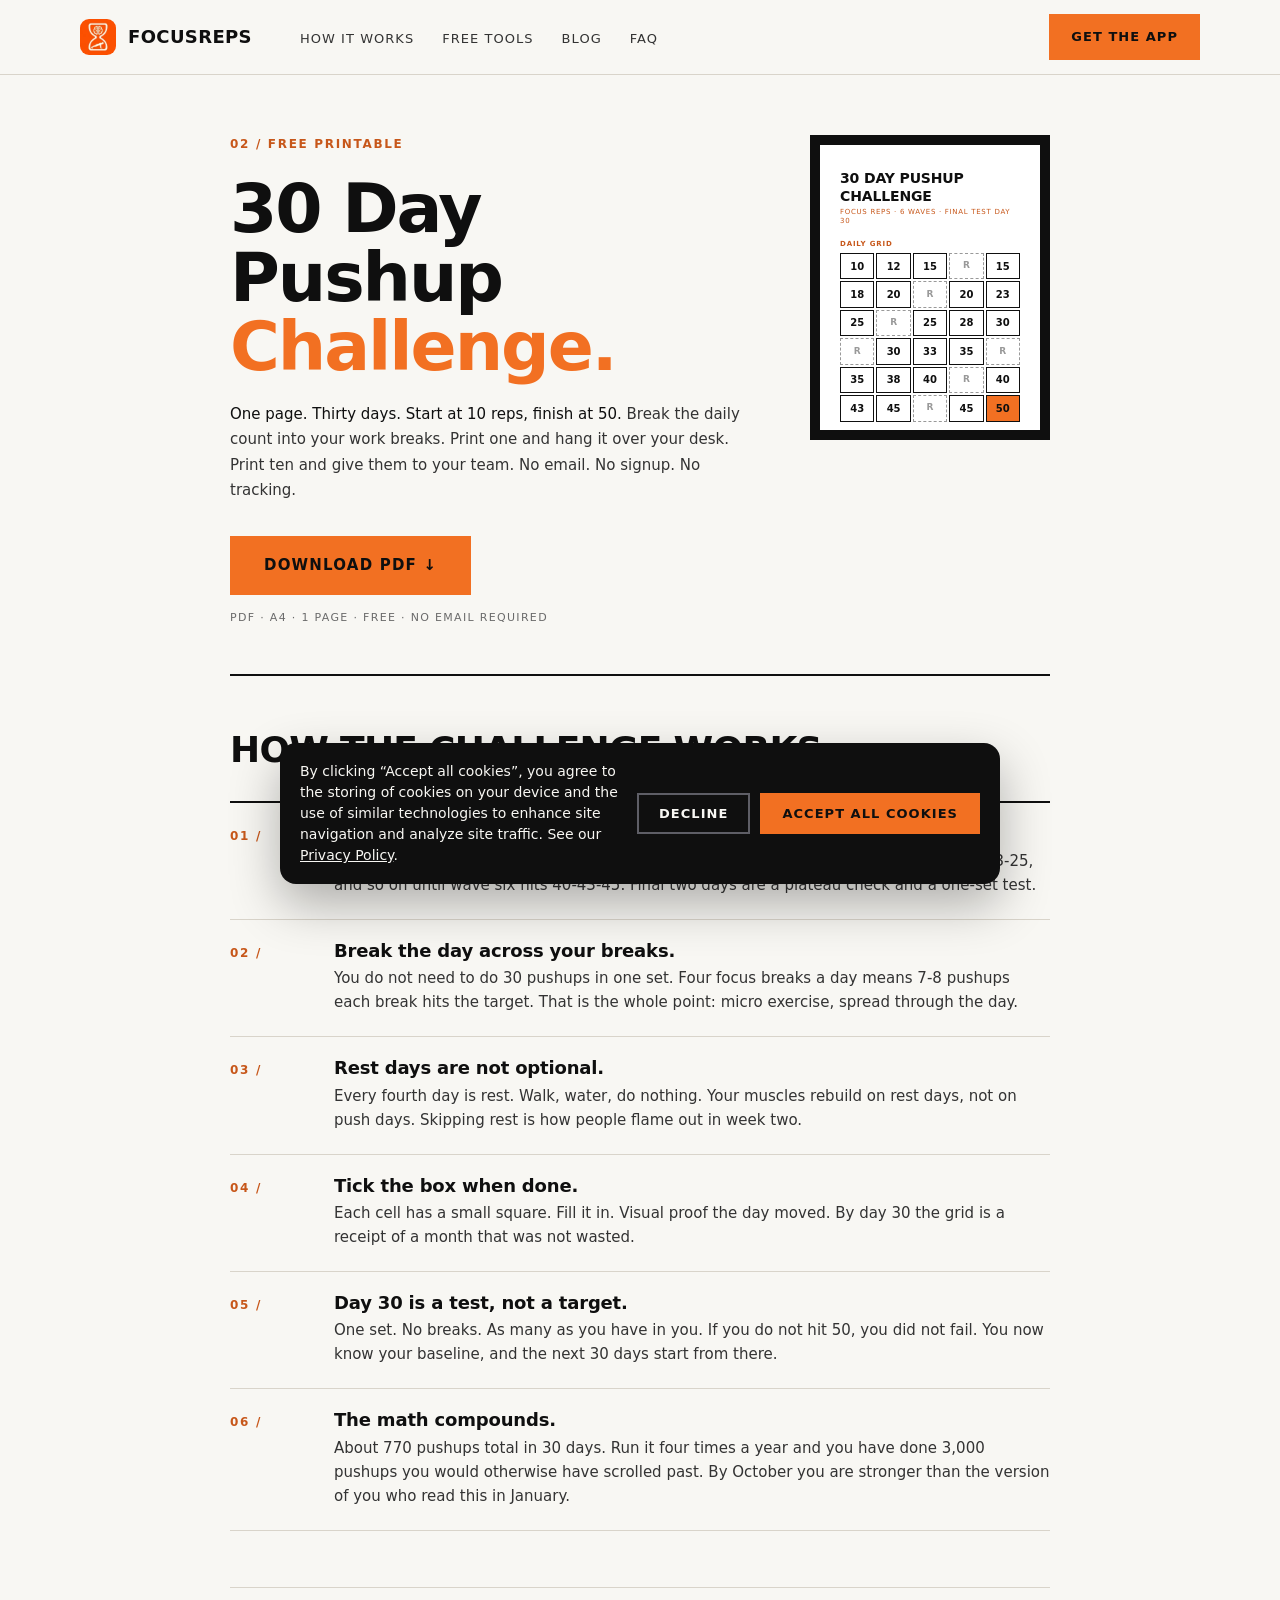
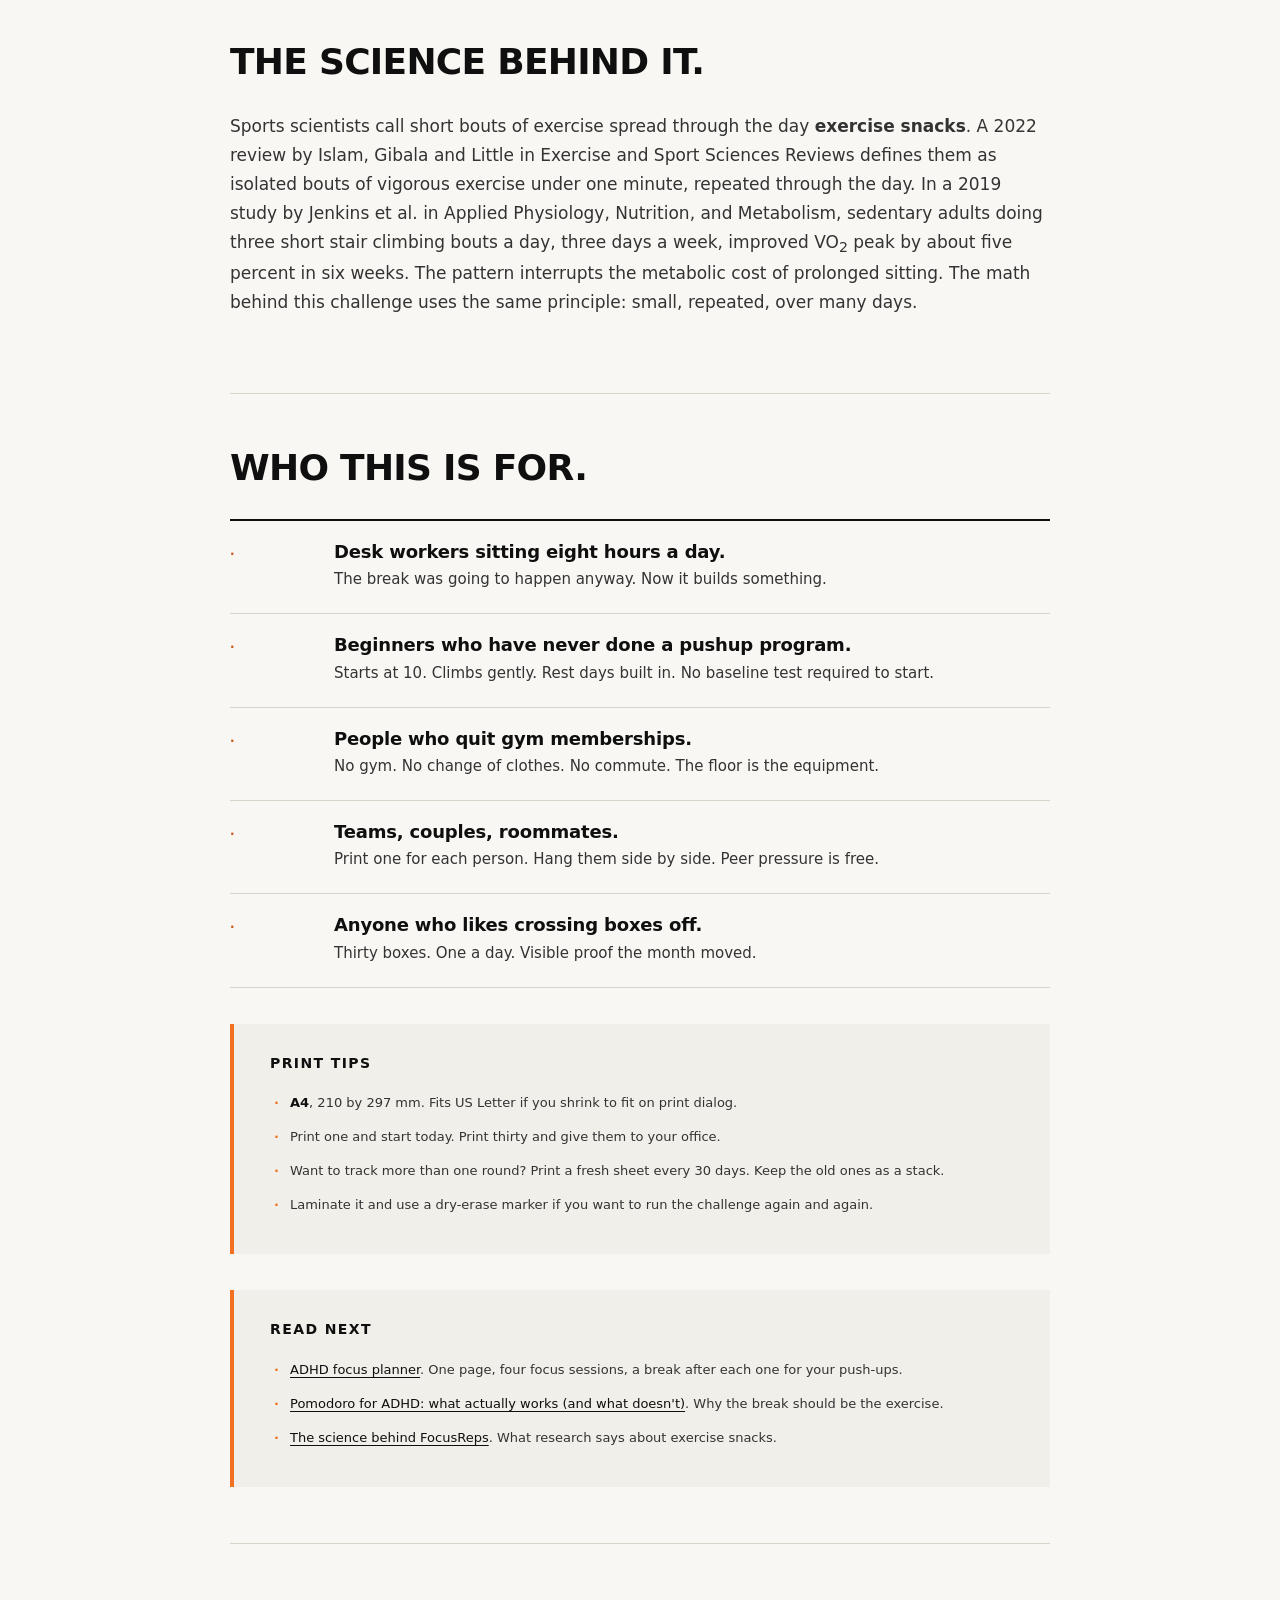
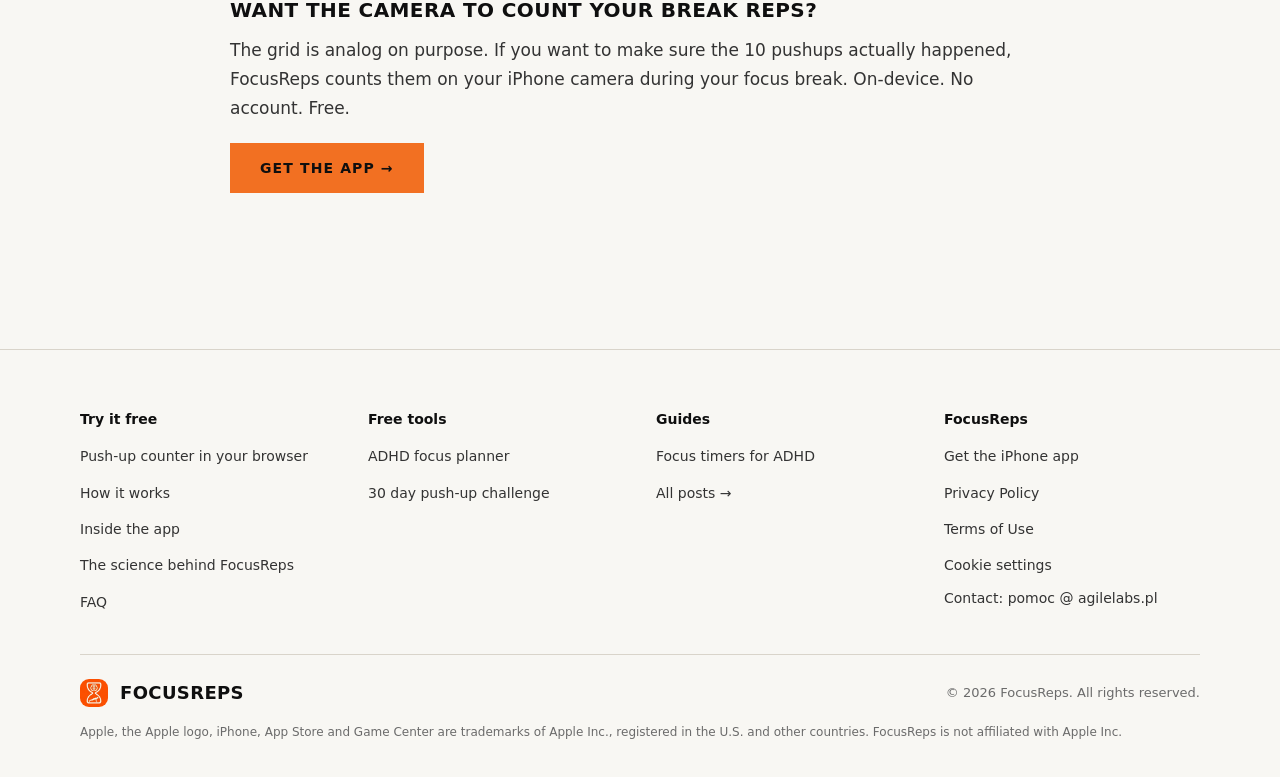
<file: tools/30-day-pushup-challenge/index.html>
<!doctype html>
<html lang="en">
<head>
<meta charset="utf-8" />
<meta name="viewport" content="width=device-width,initial-scale=1" />
<meta name="theme-color" content="#f8f7f3" />

<title>30 Day Pushup Challenge · Free printable PDF · FocusReps</title>
<meta name="description" content="A one-page 30 day pushup challenge. Start at 10, finish at 50. Six rest days. Break the daily count across your work breaks. Free PDF, no email." />
<link rel="canonical" href="https://focusreps.app/tools/30-day-pushup-challenge/" />

<meta property="og:title" content="30 Day Pushup Challenge · Free printable PDF" />
<meta property="og:description" content="One page. Thirty days. Ten pushups to fifty. Break it into your work breaks. Free download, no email." />
<meta property="og:type" content="website" />
<meta property="og:url" content="https://focusreps.app/tools/30-day-pushup-challenge/" />
<meta property="og:image" content="https://focusreps.app/og-challenge.png" />
<meta property="og:image:width" content="1200" />
<meta property="og:image:height" content="630" />
<meta name="twitter:card" content="summary_large_image" />
<meta name="twitter:title" content="30 Day Pushup Challenge · Free printable PDF · FocusReps" />
<meta name="twitter:description" content="A one-page 30 day pushup challenge. Start at 10, finish at 50. Six rest days. Break the daily count across your work breaks. Free PDF, no email." />
<meta name="twitter:image" content="https://focusreps.app/og-challenge.png" />

<link rel="icon" type="image/png" sizes="32x32" href="/favicon-32.png" />
<link rel="apple-touch-icon" href="/apple-touch-icon.png" />
<meta name="apple-itunes-app" content="app-id=6827547307" />


<link rel="stylesheet" href="../../styles.css" />
<script src="/analytics.js" defer></script>
<script type="application/ld+json">
{
  "@context": "https://schema.org",
  "@type": "BreadcrumbList",
  "itemListElement": [
    { "@type": "ListItem", "position": 1, "name": "FocusReps", "item": "https://focusreps.app/" },
    { "@type": "ListItem", "position": 2, "name": "30 day push-up challenge", "item": "https://focusreps.app/tools/30-day-pushup-challenge/" }
  ]
}
</script>
<script type="application/ld+json">
{
  "@context": "https://schema.org",
  "@type": "DigitalDocument",
  "name": "30 Day Pushup Challenge",
  "description": "A one-page 30 day pushup challenge. Start at 10, finish at 50. Six rest days. Break the daily count across your work breaks. Free PDF, no email.",
  "encodingFormat": "application/pdf",
  "isAccessibleForFree": true,
  "url": "https://focusreps.app/tools/30-day-pushup-challenge/focusreps-30-day-pushup-challenge.pdf",
  "publisher": { "@type": "Organization", "name": "FocusReps", "url": "https://focusreps.app/" }
}
</script>
</head>
<body>

<a class="skip" href="#main">Skip to content</a>

<header class="site-header">
  <nav class="nav" aria-label="Primary">
    <a class="brand" href="/" aria-label="FocusReps home">
      <img class="brand-icon" src="/icon-96.webp" alt="" width="36" height="36" />
      <span class="brand-name">FocusReps</span>
    </a>
    <ul class="nav-list">
      <li><a href="/#how">How it works</a></li>
      <li><a href="/#tools">Free Tools</a></li>
      <li><a href="/blog/">Blog</a></li>
      <li><a href="/#faq">FAQ</a></li>
    </ul>
    <a class="nav-cta" href="https://apps.apple.com/us/app/focus-push-up-set-focusreps/id6827547307?ppid=c766ab44-a775-4fb3-ad46-c6d85a74fd3a">Get the App</a>
  </nav>
</header>

<main id="main">

  <section class="tool-page">
    <div class="tool-page-inner">

      <div class="tool-page-header">
        <div class="tool-copy">
          <p class="article-eyebrow">02 / Free printable</p>
          <h1>30 Day Pushup <em>Challenge.</em></h1>
          <p class="lede">
            <strong>One page. Thirty days. Start at 10 reps, finish at 50.</strong> Break the daily count into your work breaks. Print one and hang it over your desk. Print ten and give them to your team. No email. No signup. No tracking.
          </p>
          <div class="download-row">
            <a class="btn btn-lg" href="focusreps-30-day-pushup-challenge.pdf" download>
              Download PDF ↓
            </a>
          </div>
          <p class="download-micro">PDF · A4 · 1 page · free · no email required</p>
        </div>

        <div class="pdf-preview" aria-hidden="true">
          <div class="pdf-preview-page">
            <div class="pp-title">30 Day Pushup Challenge</div>
            <div class="pp-sub">Focus Reps · 6 waves · final test day 30</div>

            <div class="pp-section-head">Daily grid</div>
            <div class="pp-grid-30">
              <div class="pp-cell">10</div>
              <div class="pp-cell">12</div>
              <div class="pp-cell">15</div>
              <div class="pp-cell rest">R</div>
              <div class="pp-cell">15</div>
              <div class="pp-cell">18</div>
              <div class="pp-cell">20</div>
              <div class="pp-cell rest">R</div>
              <div class="pp-cell">20</div>
              <div class="pp-cell">23</div>
              <div class="pp-cell">25</div>
              <div class="pp-cell rest">R</div>
              <div class="pp-cell">25</div>
              <div class="pp-cell">28</div>
              <div class="pp-cell">30</div>
              <div class="pp-cell rest">R</div>
              <div class="pp-cell">30</div>
              <div class="pp-cell">33</div>
              <div class="pp-cell">35</div>
              <div class="pp-cell rest">R</div>
              <div class="pp-cell">35</div>
              <div class="pp-cell">38</div>
              <div class="pp-cell">40</div>
              <div class="pp-cell rest">R</div>
              <div class="pp-cell">40</div>
              <div class="pp-cell">43</div>
              <div class="pp-cell">45</div>
              <div class="pp-cell rest">R</div>
              <div class="pp-cell">45</div>
              <div class="pp-cell final">50</div>
            </div>
          </div>
        </div>
      </div>

      <div class="tool-section">
        <h2>How the challenge works.</h2>
        <ul class="tool-sheet-list">
          <li>
            <span class="tag">01 /</span>
            <div>
              <h3>Six waves of four days.</h3>
              <p>Three working days, one rest day. The waves climb: 10-12-15, then 15-18-20, then 20-23-25, and so on until wave six hits 40-43-45. Final two days are a plateau check and a one-set test.</p>
            </div>
          </li>
          <li>
            <span class="tag">02 /</span>
            <div>
              <h3>Break the day across your breaks.</h3>
              <p>You do not need to do 30 pushups in one set. Four focus breaks a day means 7-8 pushups each break hits the target. That is the whole point: micro exercise, spread through the day.</p>
            </div>
          </li>
          <li>
            <span class="tag">03 /</span>
            <div>
              <h3>Rest days are not optional.</h3>
              <p>Every fourth day is rest. Walk, water, do nothing. Your muscles rebuild on rest days, not on push days. Skipping rest is how people flame out in week two.</p>
            </div>
          </li>
          <li>
            <span class="tag">04 /</span>
            <div>
              <h3>Tick the box when done.</h3>
              <p>Each cell has a small square. Fill it in. Visual proof the day moved. By day 30 the grid is a receipt of a month that was not wasted.</p>
            </div>
          </li>
          <li>
            <span class="tag">05 /</span>
            <div>
              <h3>Day 30 is a test, not a target.</h3>
              <p>One set. No breaks. As many as you have in you. If you do not hit 50, you did not fail. You now know your baseline, and the next 30 days start from there.</p>
            </div>
          </li>
          <li>
            <span class="tag">06 /</span>
            <div>
              <h3>The math compounds.</h3>
              <p>About 770 pushups total in 30 days. Run it four times a year and you have done 3,000 pushups you would otherwise have scrolled past. By October you are stronger than the version of you who read this in January.</p>
            </div>
          </li>
        </ul>
      </div>

      <div class="tool-section">
        <h2>The science behind it.</h2>
        <p>
          Sports scientists call short bouts of exercise spread through the day <strong>exercise snacks</strong>. A 2022 review by Islam, Gibala and Little in <em>Exercise and Sport Sciences Reviews</em> defines them as isolated bouts of vigorous exercise under one minute, repeated through the day. In a 2019 study by Jenkins et al. in <em>Applied Physiology, Nutrition, and Metabolism</em>, sedentary adults doing three short stair climbing bouts a day, three days a week, improved VO<sub>2</sub> peak by about five percent in six weeks. The pattern interrupts the metabolic cost of prolonged sitting. The math behind this challenge uses the same principle: small, repeated, over many days.
        </p>
      </div>

      <div class="tool-section">
        <h2>Who this is for.</h2>
        <ul class="tool-who-list">
          <li>
            <span class="tag">·</span>
            <div>
              <h3>Desk workers sitting eight hours a day.</h3>
              <p>The break was going to happen anyway. Now it builds something.</p>
            </div>
          </li>
          <li>
            <span class="tag">·</span>
            <div>
              <h3>Beginners who have never done a pushup program.</h3>
              <p>Starts at 10. Climbs gently. Rest days built in. No baseline test required to start.</p>
            </div>
          </li>
          <li>
            <span class="tag">·</span>
            <div>
              <h3>People who quit gym memberships.</h3>
              <p>No gym. No change of clothes. No commute. The floor is the equipment.</p>
            </div>
          </li>
          <li>
            <span class="tag">·</span>
            <div>
              <h3>Teams, couples, roommates.</h3>
              <p>Print one for each person. Hang them side by side. Peer pressure is free.</p>
            </div>
          </li>
          <li>
            <span class="tag">·</span>
            <div>
              <h3>Anyone who likes crossing boxes off.</h3>
              <p>Thirty boxes. One a day. Visible proof the month moved.</p>
            </div>
          </li>
        </ul>

        <aside class="tool-tips">
          <h3>Print tips</h3>
          <ul>
            <li><strong>A4</strong>, 210 by 297 mm. Fits US Letter if you shrink to fit on print dialog.</li>
            <li>Print one and start today. Print thirty and give them to your office.</li>
            <li>Want to track more than one round? Print a fresh sheet every 30 days. Keep the old ones as a stack.</li>
            <li>Laminate it and use a dry-erase marker if you want to run the challenge again and again.</li>
          </ul>
        </aside>

        <aside class="tool-tips">
          <h3>Read next</h3>
          <ul>
            <li><a href="/tools/adhd-focus-planner/">ADHD focus planner</a>. One page, four focus sessions, a break after each one for your push-ups.</li>
            <li><a href="/blog/pomodoro-for-adhd/">Pomodoro for ADHD: what actually works (and what doesn't)</a>. Why the break should be the exercise.</li>
            <li><a href="/#science">The science behind FocusReps</a>. What research says about exercise snacks.</li>
          </ul>
        </aside>
      </div>

      <div class="tool-section">
        <aside class="cta-card" style="margin: 0;">
          <h3>Want the camera to count your break reps?</h3>
          <p>The grid is analog on purpose. If you want to make sure the 10 pushups actually happened, FocusReps counts them on your iPhone camera during your focus break. On-device. No account. Free.</p>
          <a class="btn" href="https://apps.apple.com/us/app/focus-push-up-set-focusreps/id6827547307?ppid=c766ab44-a775-4fb3-ad46-c6d85a74fd3a">Get the App →</a>
        </aside>
      </div>

    </div>
  </section>

</main>

<footer class="site-footer">
  <div class="footer-cols">
    <nav aria-labelledby="ft-try">
      <h3 id="ft-try">Try it free</h3>
      <ul>
        <li><a href="/?demo">Push-up counter in your browser</a></li>
        <li><a href="/#how">How it works</a></li>
        <li><a href="/#showcase">Inside the app</a></li>
        <li><a href="/#science">The science behind FocusReps</a></li>
        <li><a href="/#faq">FAQ</a></li>
      </ul>
    </nav>
    <nav aria-labelledby="ft-tools">
      <h3 id="ft-tools">Free tools</h3>
      <ul>
        <li><a href="/tools/adhd-focus-planner/">ADHD focus planner</a></li>
        <li><a href="/tools/30-day-pushup-challenge/">30 day push-up challenge</a></li>
      </ul>
    </nav>
    <nav aria-labelledby="ft-blog">
      <h3 id="ft-blog">Guides</h3>
      <ul>
        <li><a href="/blog/pomodoro-for-adhd/">Focus timers for ADHD</a></li>
        <li><a href="/blog/">All posts →</a></li>
      </ul>
    </nav>
    <nav aria-labelledby="ft-app">
      <h3 id="ft-app">FocusReps</h3>
      <ul>
        <li><a href="https://apps.apple.com/us/app/focus-push-up-set-focusreps/id6827547307?ppid=c766ab44-a775-4fb3-ad46-c6d85a74fd3a">Get the iPhone app</a></li>
        <li><a href="https://agilelabs.pl/apps/privacy_policy" rel="noopener">Privacy Policy</a></li>
        <li><a href="https://app.notion.com/p/Terms-of-Use-3d0d6cc99d12804f85a2ca20c78243a8" rel="noopener">Terms of Use</a></li>
        <li><button type="button" class="footer-linkbtn" data-cookie-settings>Cookie settings</button></li>
        <li class="footer-contact">Contact: pomoc<span class="at" aria-label="at"></span>agilelabs.pl</li>
      </ul>
    </nav>
  </div>
  <div class="footer-bottom">
    <a class="brand" href="/" aria-label="FocusReps home">
      <img class="brand-icon" src="/icon-96.webp" alt="" width="28" height="28" style="width:28px;height:28px" />
      <span class="brand-name">FocusReps</span>
    </a>
    <p class="copy">© 2026 FocusReps. All rights reserved.</p>
  </div>
  <p class="footer-legal">Apple, the Apple logo, iPhone, App Store and Game Center are trademarks of Apple Inc., registered in the U.S. and other countries. FocusReps is not affiliated with Apple Inc.</p>
</footer>

</body>
</html>
</file>
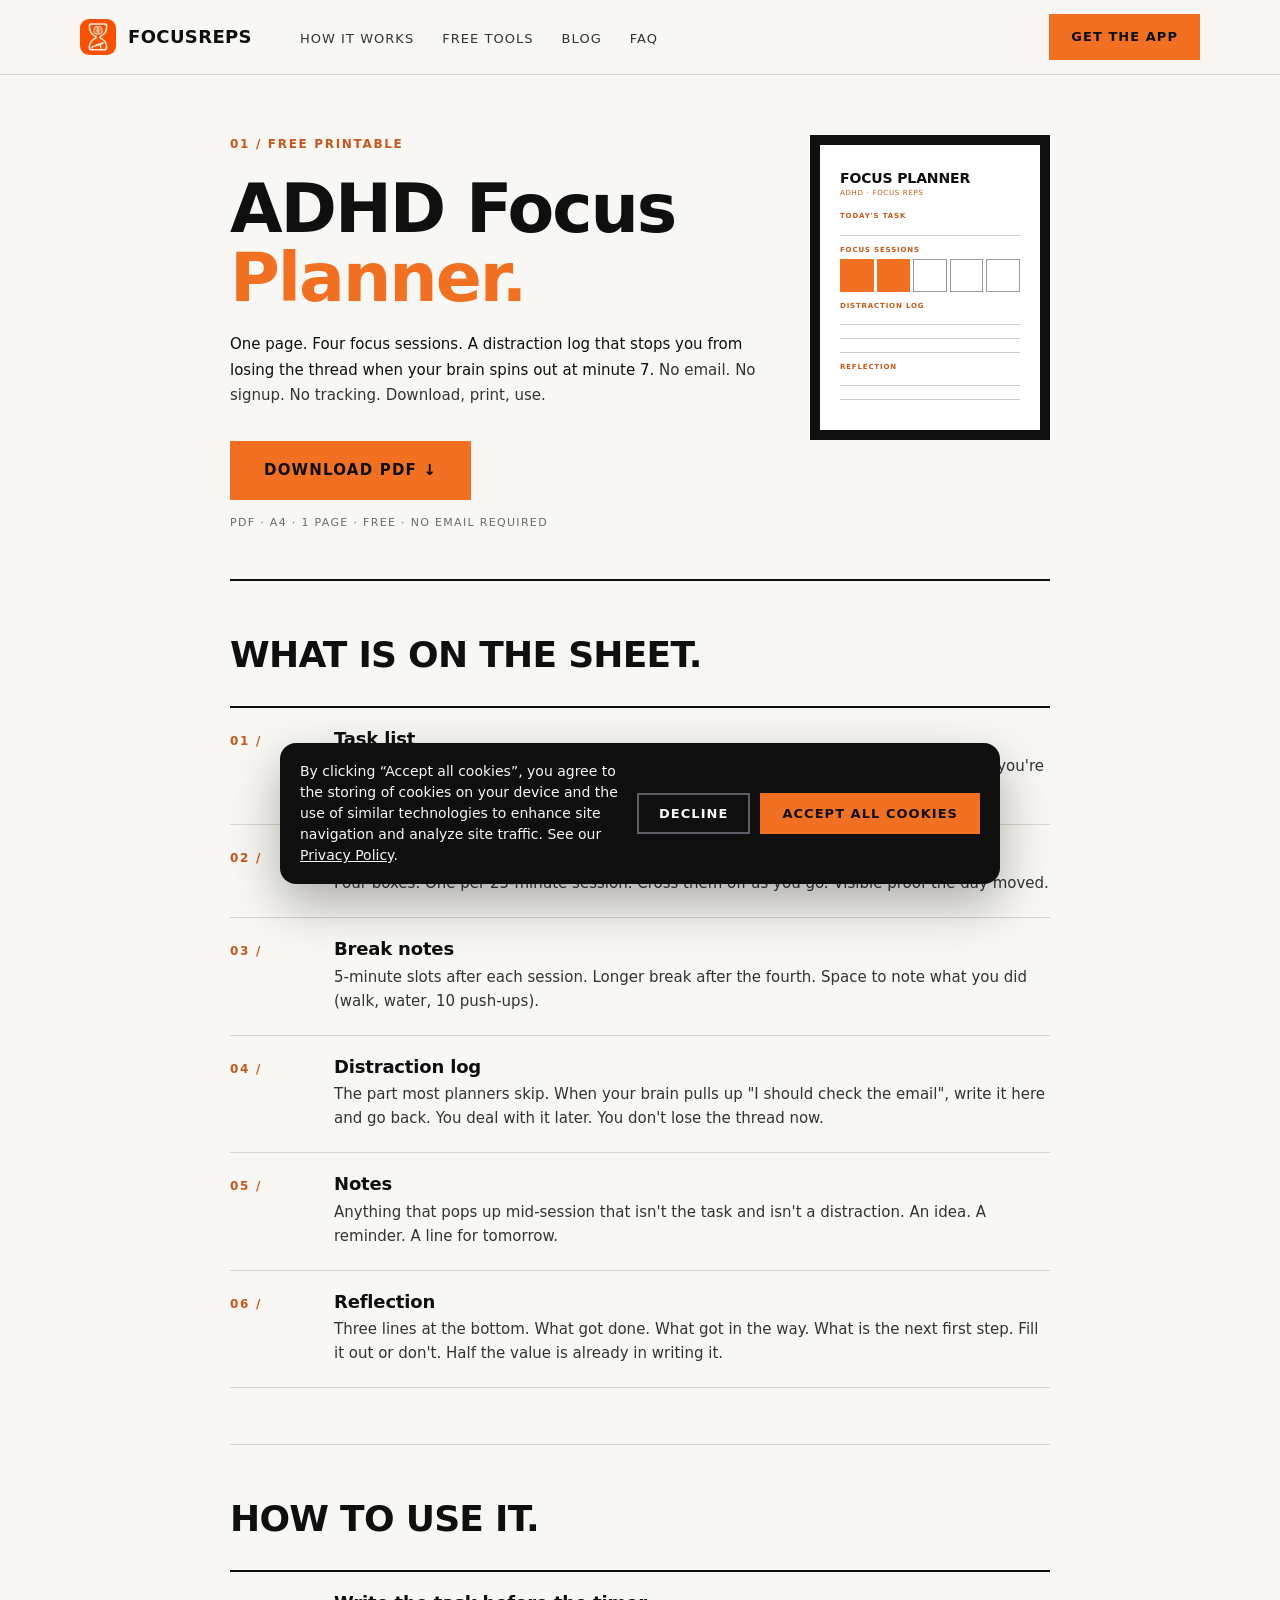
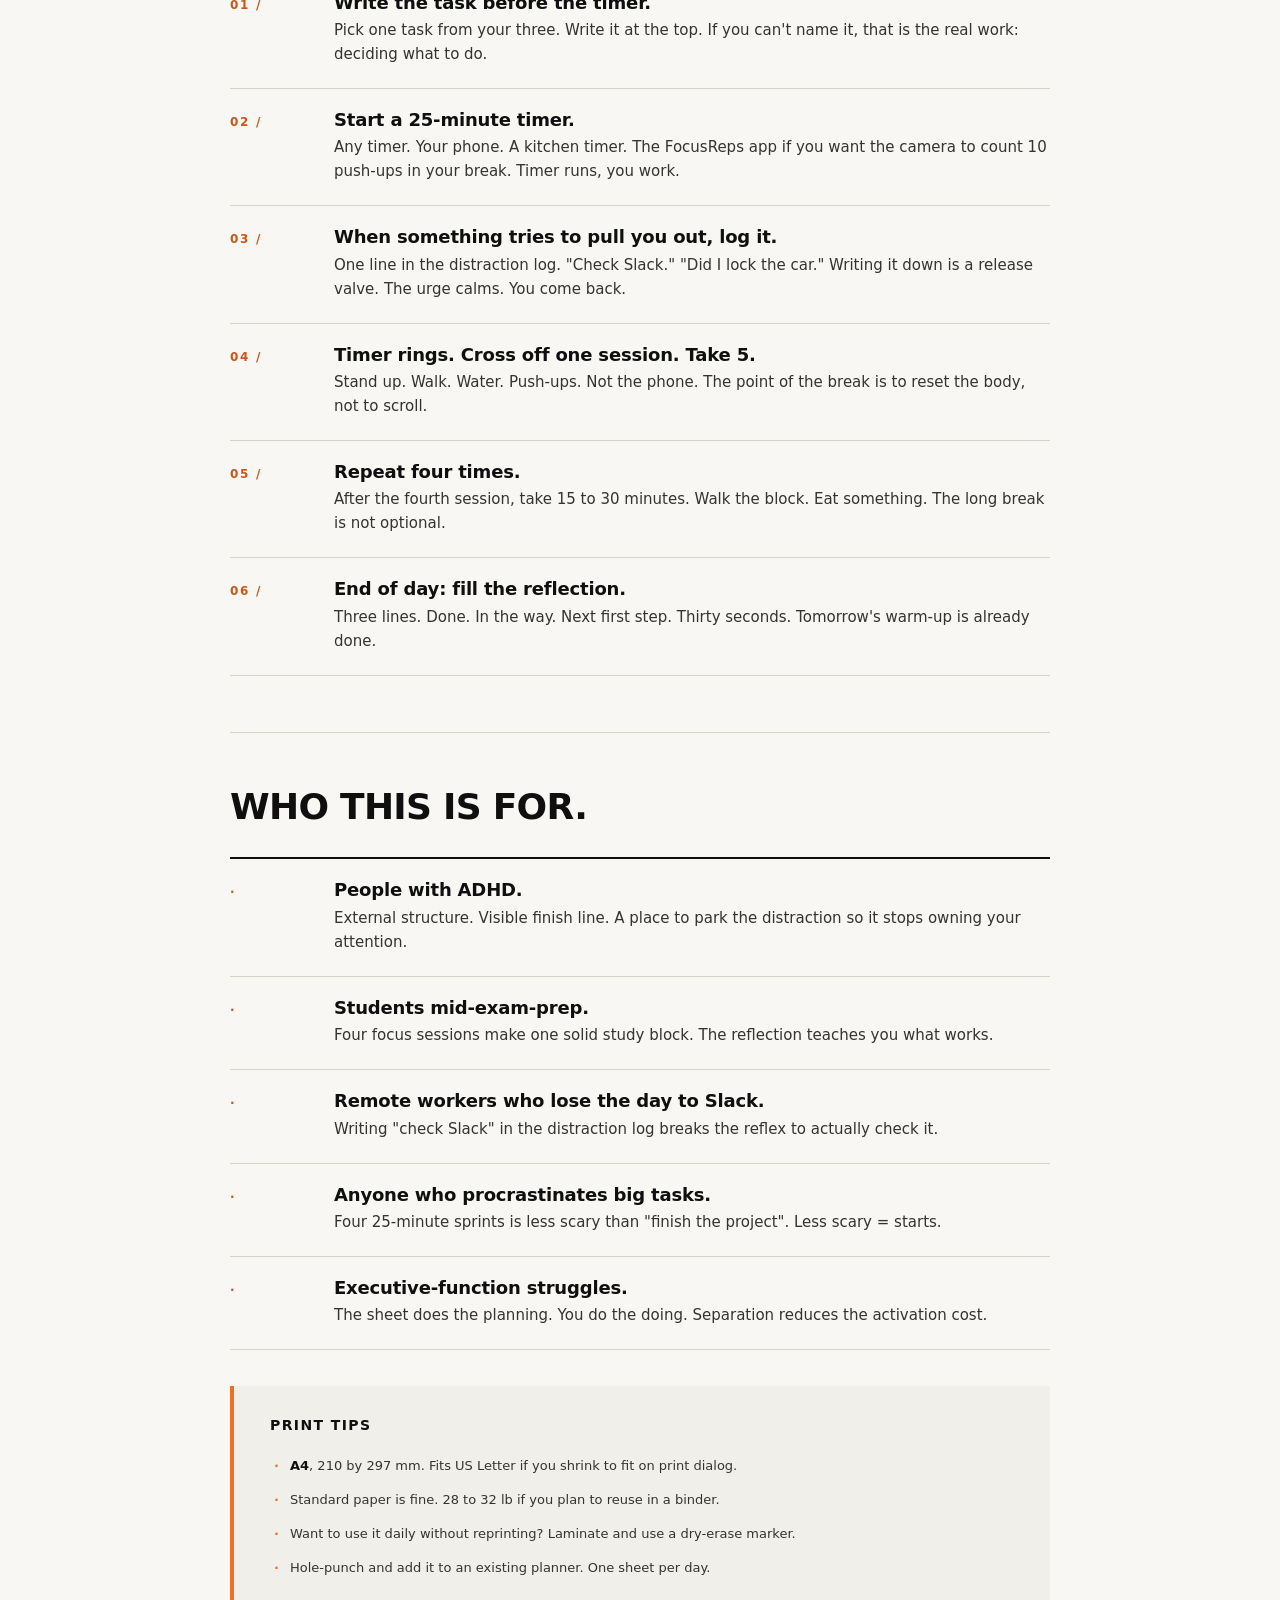
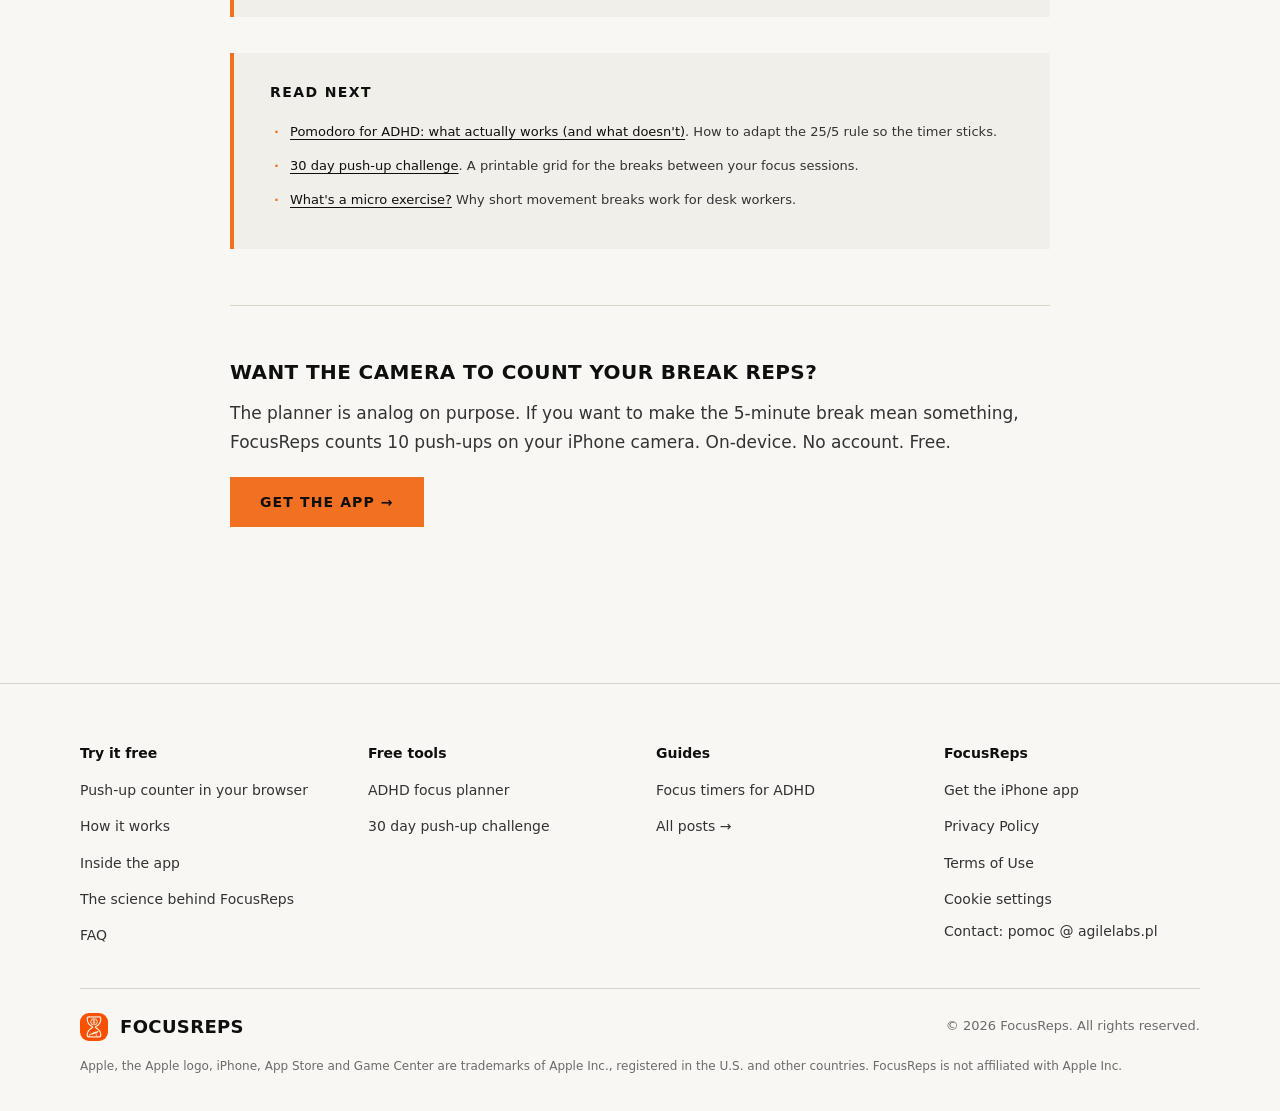
<file: tools/adhd-focus-planner/index.html>
<!doctype html>
<html lang="en">
<head>
<meta charset="utf-8" />
<meta name="viewport" content="width=device-width,initial-scale=1" />
<meta name="theme-color" content="#f8f7f3" />

<title>ADHD Focus Planner · Free printable PDF · FocusReps</title>
<meta name="description" content="A one-page focus session planner built for ADHD brains. Task list, session tracker, distraction log, break notes. Free PDF. No email, no signup." />
<link rel="canonical" href="https://focusreps.app/tools/adhd-focus-planner/" />

<meta property="og:title" content="ADHD Focus Planner · Free printable PDF" />
<meta property="og:description" content="One page. Four focus sessions. A distraction log that stops you from losing the thread. Free download, no email." />
<meta property="og:type" content="website" />
<meta property="og:url" content="https://focusreps.app/tools/adhd-focus-planner/" />
<meta property="og:image" content="https://focusreps.app/og-planner.png" />
<meta property="og:image:width" content="1200" />
<meta property="og:image:height" content="630" />
<meta name="twitter:card" content="summary_large_image" />
<meta name="twitter:title" content="ADHD Focus Planner · Free printable PDF · FocusReps" />
<meta name="twitter:description" content="A one-page focus session planner built for ADHD brains. Task list, session tracker, distraction log, break notes. Free PDF. No email, no signup." />
<meta name="twitter:image" content="https://focusreps.app/og-planner.png" />

<link rel="icon" type="image/png" sizes="32x32" href="/favicon-32.png" />
<link rel="apple-touch-icon" href="/apple-touch-icon.png" />
<meta name="apple-itunes-app" content="app-id=6827547307" />


<link rel="stylesheet" href="../../styles.css" />
<script src="/analytics.js" defer></script>
<script type="application/ld+json">
{
  "@context": "https://schema.org",
  "@type": "BreadcrumbList",
  "itemListElement": [
    { "@type": "ListItem", "position": 1, "name": "FocusReps", "item": "https://focusreps.app/" },
    { "@type": "ListItem", "position": 2, "name": "ADHD focus planner", "item": "https://focusreps.app/tools/adhd-focus-planner/" }
  ]
}
</script>
<script type="application/ld+json">
{
  "@context": "https://schema.org",
  "@type": "DigitalDocument",
  "name": "ADHD Focus Planner",
  "description": "A one-page focus session planner built for ADHD brains. Task list, session tracker, distraction log, break notes. Free PDF. No email, no signup.",
  "encodingFormat": "application/pdf",
  "isAccessibleForFree": true,
  "url": "https://focusreps.app/tools/adhd-focus-planner/focusreps-adhd-focus-planner.pdf",
  "publisher": { "@type": "Organization", "name": "FocusReps", "url": "https://focusreps.app/" }
}
</script>
</head>
<body>

<a class="skip" href="#main">Skip to content</a>

<header class="site-header">
  <nav class="nav" aria-label="Primary">
    <a class="brand" href="/" aria-label="FocusReps home">
      <img class="brand-icon" src="/icon-96.webp" alt="" width="36" height="36" />
      <span class="brand-name">FocusReps</span>
    </a>
    <ul class="nav-list">
      <li><a href="/#how">How it works</a></li>
      <li><a href="/#tools">Free Tools</a></li>
      <li><a href="/blog/">Blog</a></li>
      <li><a href="/#faq">FAQ</a></li>
    </ul>
    <a class="nav-cta" href="https://apps.apple.com/us/app/focus-push-up-set-focusreps/id6827547307?ppid=c766ab44-a775-4fb3-ad46-c6d85a74fd3a">Get the App</a>
  </nav>
</header>

<main id="main">

  <section class="tool-page">
    <div class="tool-page-inner">

      <div class="tool-page-header">
        <div class="tool-copy">
          <p class="article-eyebrow">01 / Free printable</p>
          <h1>ADHD Focus <em>Planner.</em></h1>
          <p class="lede">
            <strong>One page. Four focus sessions. A distraction log that stops you from losing the thread when your brain spins out at minute 7.</strong> No email. No signup. No tracking. Download, print, use.
          </p>
          <div class="download-row">
            <a class="btn btn-lg" href="focusreps-adhd-focus-planner.pdf" download>
              Download PDF ↓
            </a>
          </div>
          <p class="download-micro">PDF · A4 · 1 page · free · no email required</p>
        </div>

        <div class="pdf-preview" aria-hidden="true">
          <div class="pdf-preview-page">
            <div class="pp-title">Focus Planner</div>
            <div class="pp-sub">ADHD · Focus Reps</div>

            <div class="pp-section-head">Today's task</div>
            <span class="pp-line"></span>

            <div class="pp-section-head">Focus sessions</div>
            <div class="pp-grid">
              <div class="pp-cell on"></div>
              <div class="pp-cell on"></div>
              <div class="pp-cell"></div>
              <div class="pp-cell"></div>
              <div class="pp-cell"></div>
            </div>

            <div class="pp-section-head">Distraction log</div>
            <span class="pp-line"></span>
            <span class="pp-line"></span>
            <span class="pp-line"></span>

            <div class="pp-section-head">Reflection</div>
            <span class="pp-line"></span>
            <span class="pp-line"></span>
          </div>
        </div>
      </div>

      <div class="tool-section">
        <h2>What is on the sheet.</h2>
        <ul class="tool-sheet-list">
          <li>
            <span class="tag">01 /</span>
            <div>
              <h3>Task list</h3>
              <p>Three slots. Not ten. If you can't name three, you're not ready to start. If you name ten, you're planning the day as procrastination.</p>
            </div>
          </li>
          <li>
            <span class="tag">02 /</span>
            <div>
              <h3>Focus session tracker</h3>
              <p>Four boxes. One per 25-minute session. Cross them off as you go. Visible proof the day moved.</p>
            </div>
          </li>
          <li>
            <span class="tag">03 /</span>
            <div>
              <h3>Break notes</h3>
              <p>5-minute slots after each session. Longer break after the fourth. Space to note what you did (walk, water, 10 push-ups).</p>
            </div>
          </li>
          <li>
            <span class="tag">04 /</span>
            <div>
              <h3>Distraction log</h3>
              <p>The part most planners skip. When your brain pulls up "I should check the email", write it here and go back. You deal with it later. You don't lose the thread now.</p>
            </div>
          </li>
          <li>
            <span class="tag">05 /</span>
            <div>
              <h3>Notes</h3>
              <p>Anything that pops up mid-session that isn't the task and isn't a distraction. An idea. A reminder. A line for tomorrow.</p>
            </div>
          </li>
          <li>
            <span class="tag">06 /</span>
            <div>
              <h3>Reflection</h3>
              <p>Three lines at the bottom. What got done. What got in the way. What is the next first step. Fill it out or don't. Half the value is already in writing it.</p>
            </div>
          </li>
        </ul>
      </div>

      <div class="tool-section">
        <h2>How to use it.</h2>
        <ol class="tool-step-list">
          <li>
            <span class="tag">01 /</span>
            <div>
              <h3>Write the task before the timer.</h3>
              <p>Pick one task from your three. Write it at the top. If you can't name it, that is the real work: deciding what to do.</p>
            </div>
          </li>
          <li>
            <span class="tag">02 /</span>
            <div>
              <h3>Start a 25-minute timer.</h3>
              <p>Any timer. Your phone. A kitchen timer. The FocusReps app if you want the camera to count 10 push-ups in your break. Timer runs, you work.</p>
            </div>
          </li>
          <li>
            <span class="tag">03 /</span>
            <div>
              <h3>When something tries to pull you out, log it.</h3>
              <p>One line in the distraction log. "Check Slack." "Did I lock the car." Writing it down is a release valve. The urge calms. You come back.</p>
            </div>
          </li>
          <li>
            <span class="tag">04 /</span>
            <div>
              <h3>Timer rings. Cross off one session. Take 5.</h3>
              <p>Stand up. Walk. Water. Push-ups. Not the phone. The point of the break is to reset the body, not to scroll.</p>
            </div>
          </li>
          <li>
            <span class="tag">05 /</span>
            <div>
              <h3>Repeat four times.</h3>
              <p>After the fourth session, take 15 to 30 minutes. Walk the block. Eat something. The long break is not optional.</p>
            </div>
          </li>
          <li>
            <span class="tag">06 /</span>
            <div>
              <h3>End of day: fill the reflection.</h3>
              <p>Three lines. Done. In the way. Next first step. Thirty seconds. Tomorrow's warm-up is already done.</p>
            </div>
          </li>
        </ol>
      </div>

      <div class="tool-section">
        <h2>Who this is for.</h2>
        <ul class="tool-who-list">
          <li>
            <span class="tag">·</span>
            <div>
              <h3>People with ADHD.</h3>
              <p>External structure. Visible finish line. A place to park the distraction so it stops owning your attention.</p>
            </div>
          </li>
          <li>
            <span class="tag">·</span>
            <div>
              <h3>Students mid-exam-prep.</h3>
              <p>Four focus sessions make one solid study block. The reflection teaches you what works.</p>
            </div>
          </li>
          <li>
            <span class="tag">·</span>
            <div>
              <h3>Remote workers who lose the day to Slack.</h3>
              <p>Writing "check Slack" in the distraction log breaks the reflex to actually check it.</p>
            </div>
          </li>
          <li>
            <span class="tag">·</span>
            <div>
              <h3>Anyone who procrastinates big tasks.</h3>
              <p>Four 25-minute sprints is less scary than "finish the project". Less scary = starts.</p>
            </div>
          </li>
          <li>
            <span class="tag">·</span>
            <div>
              <h3>Executive-function struggles.</h3>
              <p>The sheet does the planning. You do the doing. Separation reduces the activation cost.</p>
            </div>
          </li>
        </ul>

        <aside class="tool-tips">
          <h3>Print tips</h3>
          <ul>
            <li><strong>A4</strong>, 210 by 297 mm. Fits US Letter if you shrink to fit on print dialog.</li>
            <li>Standard paper is fine. 28 to 32 lb if you plan to reuse in a binder.</li>
            <li>Want to use it daily without reprinting? Laminate and use a dry-erase marker.</li>
            <li>Hole-punch and add it to an existing planner. One sheet per day.</li>
          </ul>
        </aside>

        <aside class="tool-tips">
          <h3>Read next</h3>
          <ul>
            <li><a href="/blog/pomodoro-for-adhd/">Pomodoro for ADHD: what actually works (and what doesn't)</a>. How to adapt the 25/5 rule so the timer sticks.</li>
            <li><a href="/tools/30-day-pushup-challenge/">30 day push-up challenge</a>. A printable grid for the breaks between your focus sessions.</li>
            <li><a href="/#micro">What's a micro exercise?</a> Why short movement breaks work for desk workers.</li>
          </ul>
        </aside>
      </div>

      <div class="tool-section">
        <aside class="cta-card" style="margin: 0;">
          <h3>Want the camera to count your break reps?</h3>
          <p>The planner is analog on purpose. If you want to make the 5-minute break mean something, FocusReps counts 10 push-ups on your iPhone camera. On-device. No account. Free.</p>
          <a class="btn" href="https://apps.apple.com/us/app/focus-push-up-set-focusreps/id6827547307?ppid=c766ab44-a775-4fb3-ad46-c6d85a74fd3a">Get the App →</a>
        </aside>
      </div>

    </div>
  </section>

</main>

<footer class="site-footer">
  <div class="footer-cols">
    <nav aria-labelledby="ft-try">
      <h3 id="ft-try">Try it free</h3>
      <ul>
        <li><a href="/?demo">Push-up counter in your browser</a></li>
        <li><a href="/#how">How it works</a></li>
        <li><a href="/#showcase">Inside the app</a></li>
        <li><a href="/#science">The science behind FocusReps</a></li>
        <li><a href="/#faq">FAQ</a></li>
      </ul>
    </nav>
    <nav aria-labelledby="ft-tools">
      <h3 id="ft-tools">Free tools</h3>
      <ul>
        <li><a href="/tools/adhd-focus-planner/">ADHD focus planner</a></li>
        <li><a href="/tools/30-day-pushup-challenge/">30 day push-up challenge</a></li>
      </ul>
    </nav>
    <nav aria-labelledby="ft-blog">
      <h3 id="ft-blog">Guides</h3>
      <ul>
        <li><a href="/blog/pomodoro-for-adhd/">Focus timers for ADHD</a></li>
        <li><a href="/blog/">All posts →</a></li>
      </ul>
    </nav>
    <nav aria-labelledby="ft-app">
      <h3 id="ft-app">FocusReps</h3>
      <ul>
        <li><a href="https://apps.apple.com/us/app/focus-push-up-set-focusreps/id6827547307?ppid=c766ab44-a775-4fb3-ad46-c6d85a74fd3a">Get the iPhone app</a></li>
        <li><a href="https://agilelabs.pl/apps/privacy_policy" rel="noopener">Privacy Policy</a></li>
        <li><a href="https://app.notion.com/p/Terms-of-Use-3d0d6cc99d12804f85a2ca20c78243a8" rel="noopener">Terms of Use</a></li>
        <li><button type="button" class="footer-linkbtn" data-cookie-settings>Cookie settings</button></li>
        <li class="footer-contact">Contact: pomoc<span class="at" aria-label="at"></span>agilelabs.pl</li>
      </ul>
    </nav>
  </div>
  <div class="footer-bottom">
    <a class="brand" href="/" aria-label="FocusReps home">
      <img class="brand-icon" src="/icon-96.webp" alt="" width="28" height="28" style="width:28px;height:28px" />
      <span class="brand-name">FocusReps</span>
    </a>
    <p class="copy">© 2026 FocusReps. All rights reserved.</p>
  </div>
  <p class="footer-legal">Apple, the Apple logo, iPhone, App Store and Game Center are trademarks of Apple Inc., registered in the U.S. and other countries. FocusReps is not affiliated with Apple Inc.</p>
</footer>

</body>
</html>
</file>
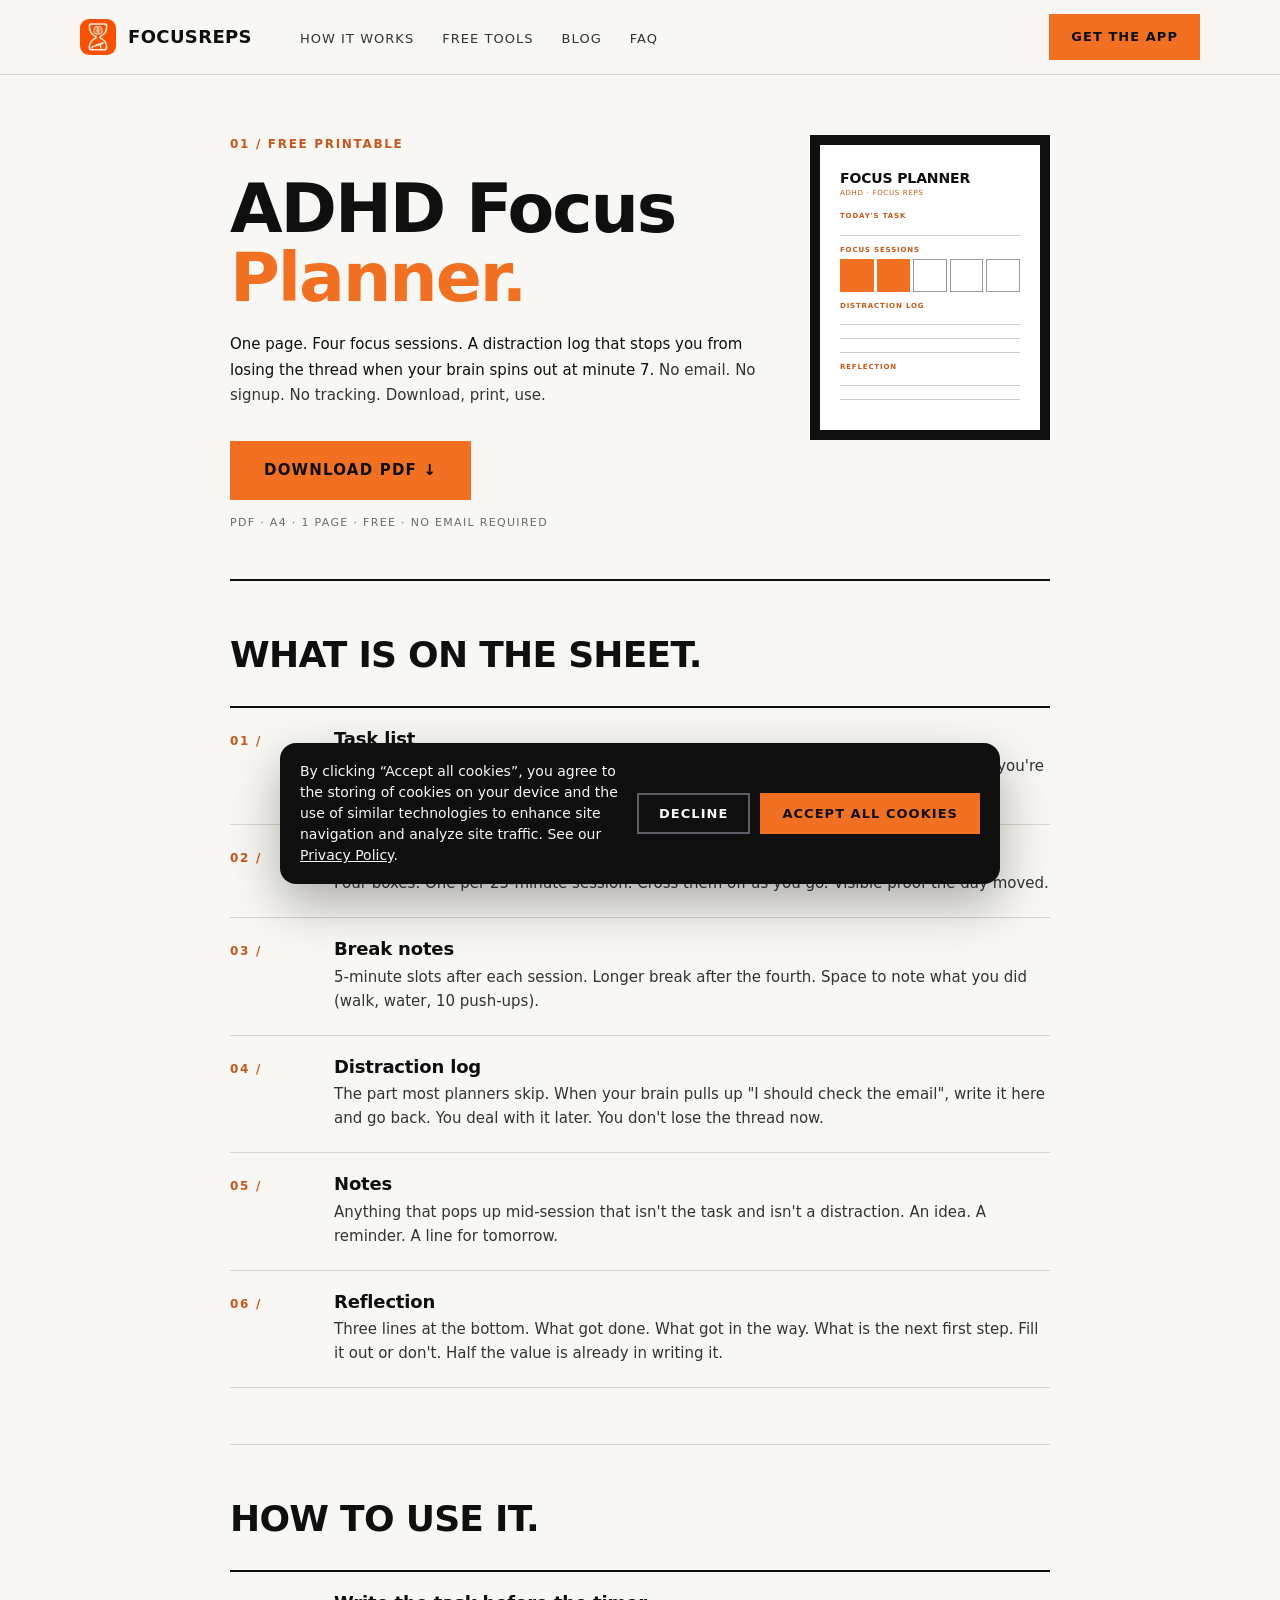
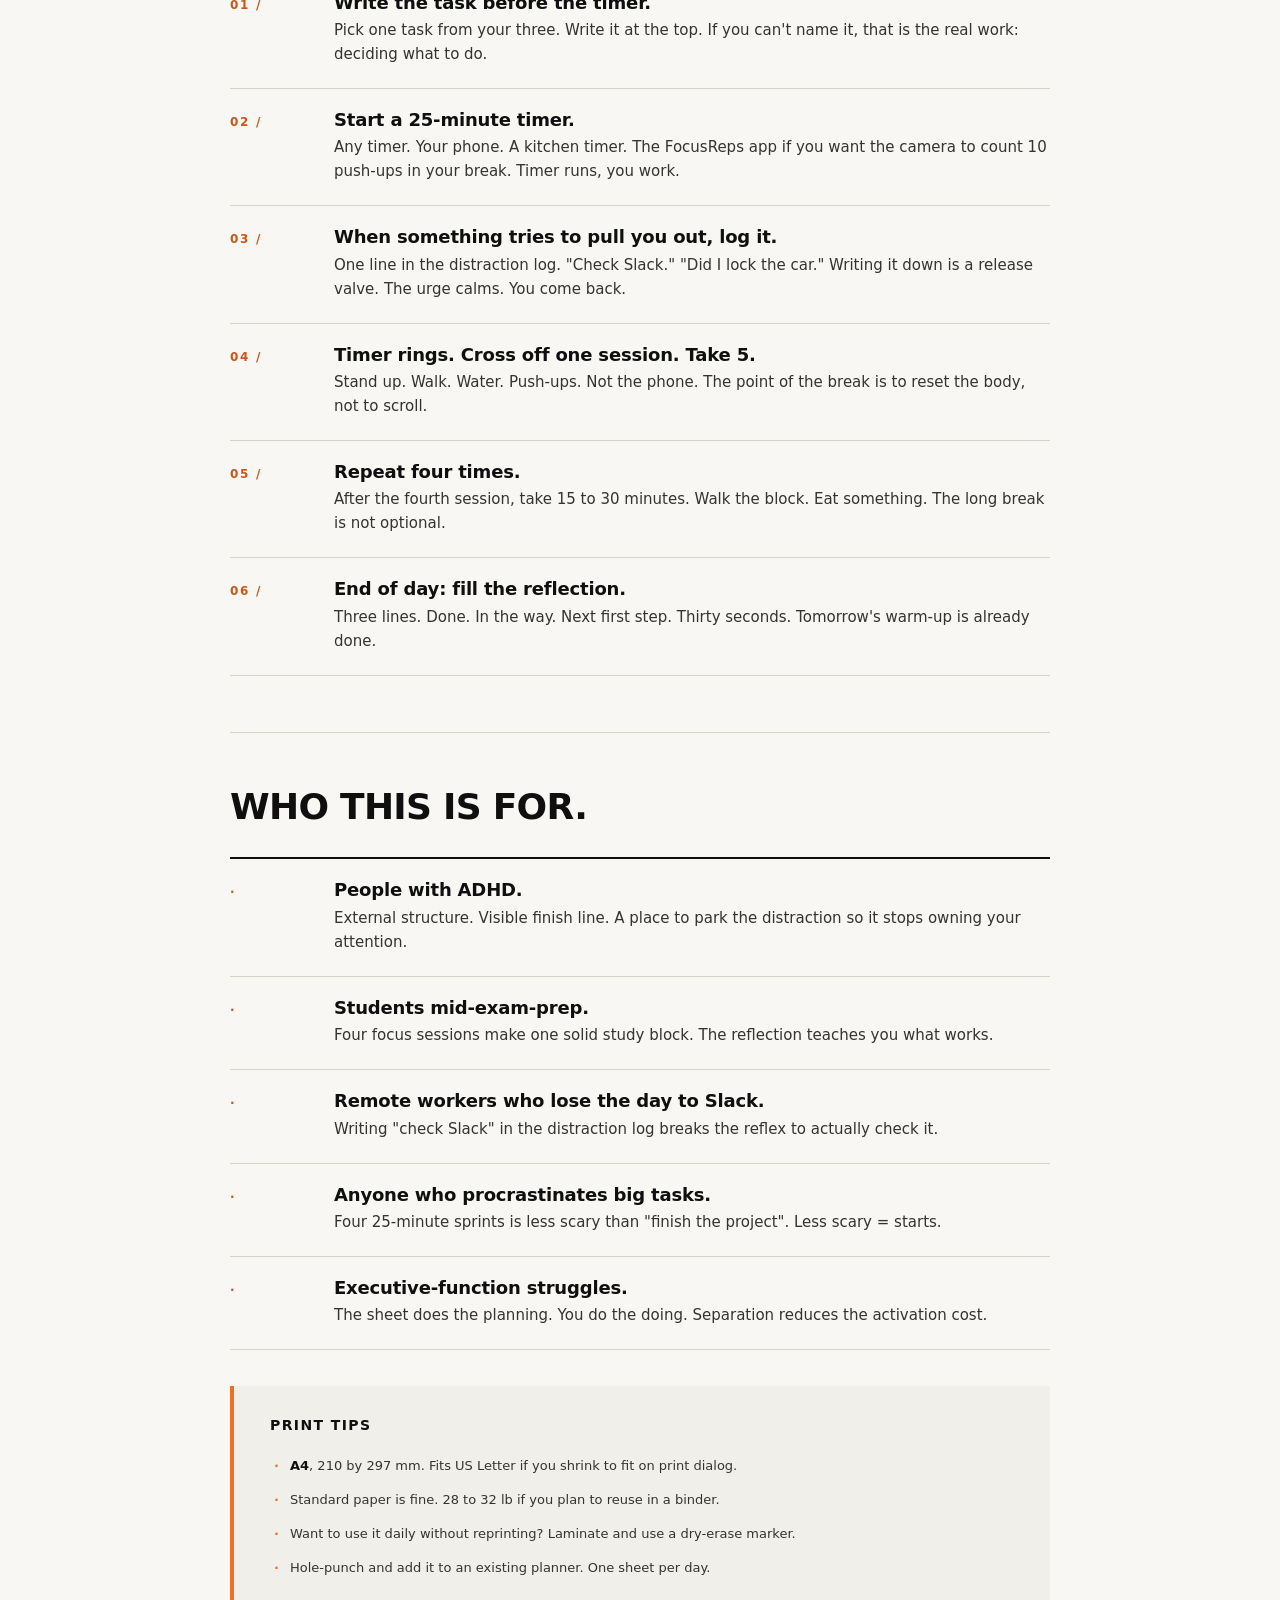
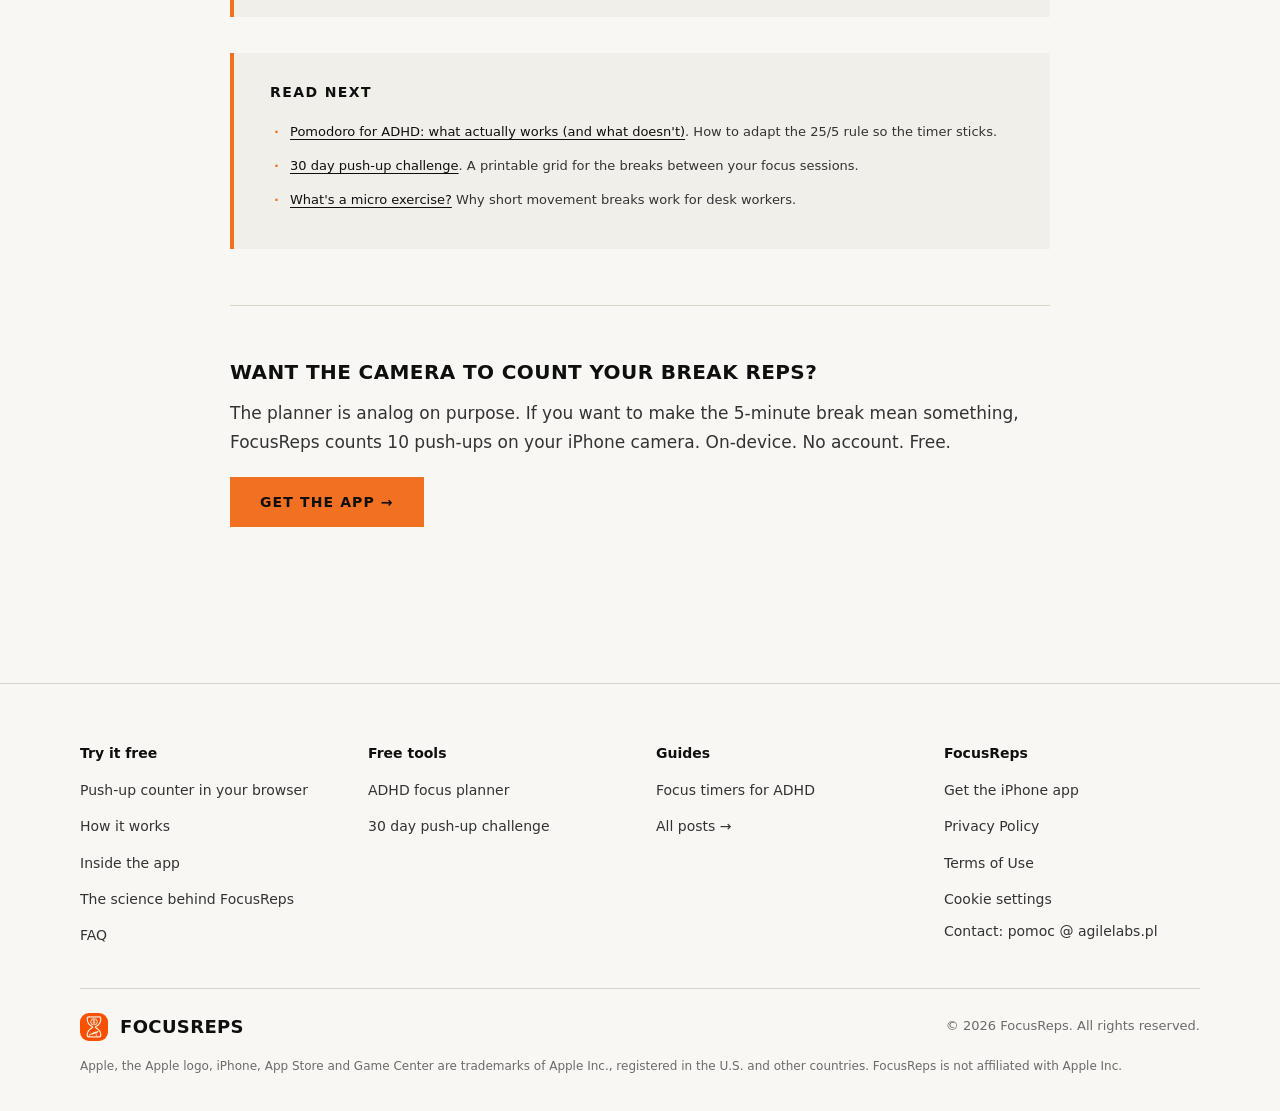
<file: tools/pomodoro-adhd-planner/index.html>
<!doctype html>
<html lang="en">
<head>
<meta charset="utf-8" />
<meta name="viewport" content="width=device-width,initial-scale=1" />
<title>ADHD Focus Planner has moved</title>
<meta name="robots" content="noindex, follow" />
<link rel="canonical" href="https://focusreps.app/tools/adhd-focus-planner/" />
<meta http-equiv="refresh" content="0; url=../adhd-focus-planner/" />
<script>location.replace("../adhd-focus-planner/" + location.search + location.hash);</script>
</head>
<body>
<p>This page has moved to <a href="../adhd-focus-planner/">the ADHD Focus Planner</a>.</p>
</body>
</html>
</file>
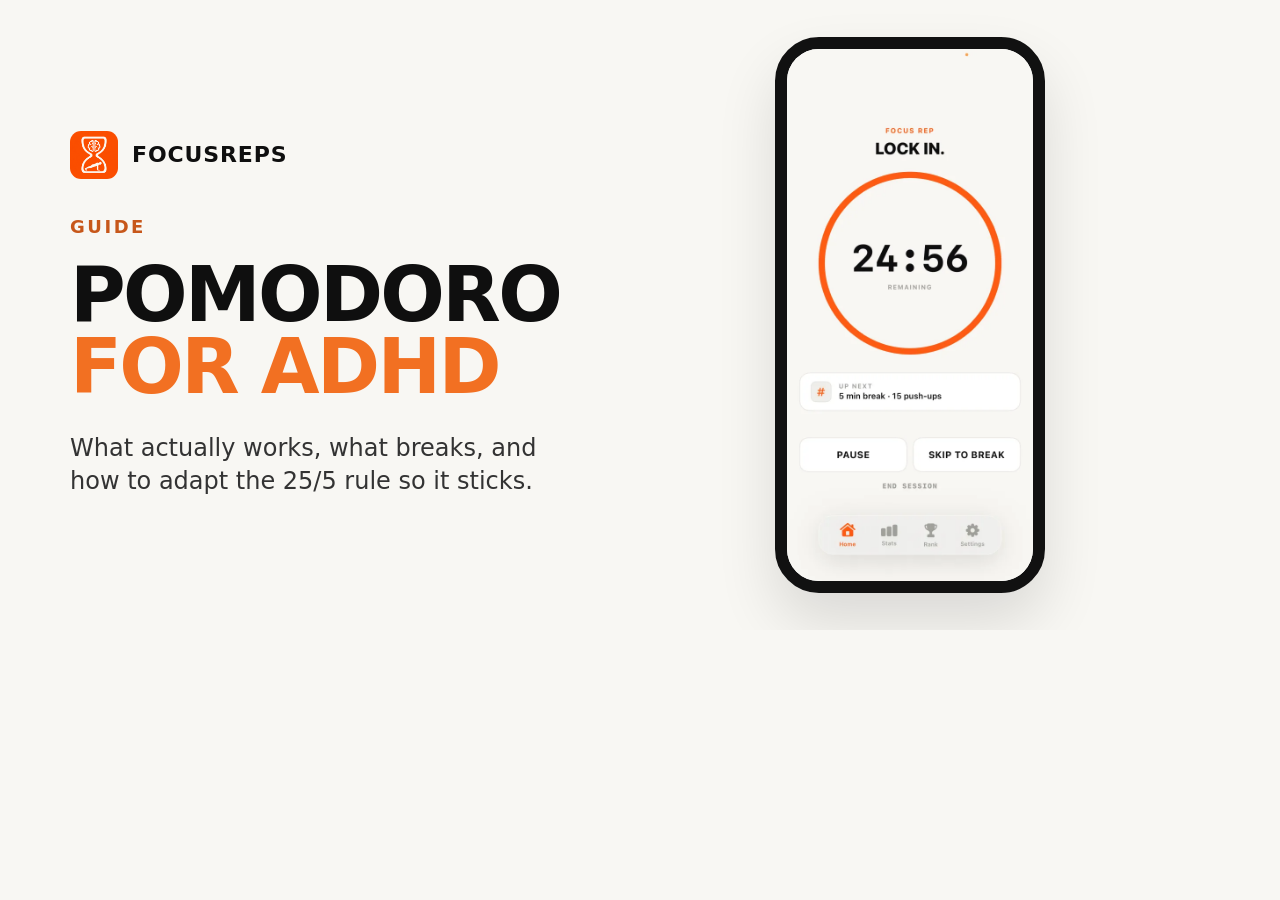
<file: _templates/og.html>
<!doctype html>
<!--
  OG image generator (1200x630). Not published.
  Render one variant with Chrome headless from the web/ folder served on localhost:
    python3 -m http.server 8765
    "/Applications/Google Chrome.app/Contents/MacOS/Google Chrome" --headless --hide-scrollbars \
      --window-size=1200,630 --screenshot=og-<name>.png "http://localhost:8765/_templates/og.html?v=<name>"
  Variants: article, planner, challenge. Add a new one in VARIANTS below.
-->
<html lang="en">
<head>
<meta charset="utf-8" />
<link rel="stylesheet" href="/styles.css" />
<style>
  html, body { margin: 0; width: 1200px; height: 630px; overflow: hidden; background: var(--cream); }
  .og { display: grid; grid-template-columns: 1fr 440px; gap: 40px; align-items: center;
        width: 1200px; height: 630px; padding: 0 70px; box-sizing: border-box; }
  .og-brand { display: flex; align-items: center; gap: 14px; margin-bottom: 34px; }
  .og-brand img { width: 48px; height: 48px; border-radius: 11px; }
  .og-brand span { font-weight: 700; font-size: 22px; letter-spacing: 0.04em; text-transform: uppercase; color: var(--ink); }
  .og-eyebrow { font-size: 18px; font-weight: 700; letter-spacing: 0.14em; text-transform: uppercase; color: var(--orange-dark); margin: 0 0 18px; }
  .og-title { font-size: 76px; line-height: 0.95; font-weight: 800; letter-spacing: -0.035em; text-transform: uppercase; color: var(--ink); margin: 0 0 28px; }
  .og-title em { font-style: normal; color: var(--orange); }
  .og-sub { font-size: 24px; line-height: 1.4; color: var(--ink-2); margin: 0; max-width: 560px; text-wrap: balance; }
  .og-visual.v-planner .pdf-preview { transform: scale(1.6); }
  .og-visual { display: flex; justify-content: center; }
  .og-visual .pdf-preview { margin: 0; transform: scale(1.12); transform-origin: center; }
  .og-phone { width: 270px; border: 12px solid #111; border-radius: 44px; overflow: hidden; background: #fff;
              box-shadow: 0 30px 60px rgba(0,0,0,0.12); }
  .og-phone img { display: block; width: 100%; height: auto; }
</style>
</head>
<body>
<div class="og">
  <div>
    <div class="og-brand"><img src="/apple-touch-icon.png" alt="" /><span>FocusReps</span></div>
    <p class="og-eyebrow" id="eyebrow"></p>
    <h1 class="og-title" id="title"></h1>
    <p class="og-sub" id="sub"></p>
  </div>
  <div class="og-visual" id="visual"></div>
</div>

<template id="tpl-planner">
  <div class="pdf-preview" aria-hidden="true">
    <div class="pdf-preview-page">
      <div class="pp-title">Focus Planner</div>
      <div class="pp-sub">ADHD · Focus Reps</div>
      <div class="pp-section-head">Today's task</div>
      <span class="pp-line"></span>
      <div class="pp-section-head">Focus sessions</div>
      <div class="pp-grid">
        <div class="pp-cell on"></div><div class="pp-cell on"></div><div class="pp-cell"></div><div class="pp-cell"></div><div class="pp-cell"></div>
      </div>
      <div class="pp-section-head">Distraction log</div>
      <span class="pp-line"></span><span class="pp-line"></span><span class="pp-line"></span>
      <div class="pp-section-head">Reflection</div>
      <span class="pp-line"></span><span class="pp-line"></span>
    </div>
  </div>
</template>

<template id="tpl-challenge">
  <div class="pdf-preview" aria-hidden="true">
    <div class="pdf-preview-page">
      <div class="pp-title">30 Day Pushup Challenge</div>
      <div class="pp-sub">Focus Reps · 6 waves · final test day 30</div>
      <div class="pp-section-head">Daily grid</div>
      <div class="pp-grid-30">
        <div class="pp-cell">10</div><div class="pp-cell">12</div><div class="pp-cell">15</div><div class="pp-cell rest">R</div><div class="pp-cell">15</div>
        <div class="pp-cell">18</div><div class="pp-cell">20</div><div class="pp-cell rest">R</div><div class="pp-cell">20</div><div class="pp-cell">23</div>
        <div class="pp-cell">25</div><div class="pp-cell rest">R</div><div class="pp-cell">25</div><div class="pp-cell">28</div><div class="pp-cell">30</div>
        <div class="pp-cell rest">R</div><div class="pp-cell">30</div><div class="pp-cell">33</div><div class="pp-cell">35</div><div class="pp-cell rest">R</div>
        <div class="pp-cell">35</div><div class="pp-cell">38</div><div class="pp-cell">40</div><div class="pp-cell rest">R</div><div class="pp-cell">40</div>
        <div class="pp-cell">43</div><div class="pp-cell">45</div><div class="pp-cell rest">R</div><div class="pp-cell">45</div><div class="pp-cell final">50</div>
      </div>
    </div>
  </div>
</template>

<template id="tpl-article">
  <div class="og-phone"><img src="/screens/focus.webp" alt="" /></div>
</template>

<script>
var VARIANTS = {
  article:   { eyebrow: "Guide",                    title: "Pomodoro <em>for ADHD</em>",   sub: "What actually works, what breaks, and how to adapt the 25/5 rule so it sticks." },
  planner:   { eyebrow: "Free printable PDF",       title: "ADHD focus <em>planner</em>",  sub: "One page. Four focus sessions. A distraction log. No email." },
  challenge: { eyebrow: "Free printable PDF",       title: "30 day <em>push&#8209;up</em><br>challenge", sub: "Start at 10 reps, finish at 50. Fit the daily count into your work breaks." }
};
var v = new URLSearchParams(location.search).get("v") || "article";
var d = VARIANTS[v];
document.getElementById("eyebrow").textContent = d.eyebrow;
document.getElementById("title").innerHTML = d.title;
document.getElementById("sub").textContent = d.sub;
document.getElementById("visual").classList.add("v-" + v);
document.getElementById("visual").appendChild(document.getElementById("tpl-" + v).content.cloneNode(true));
</script>
</body>
</html>
</file>
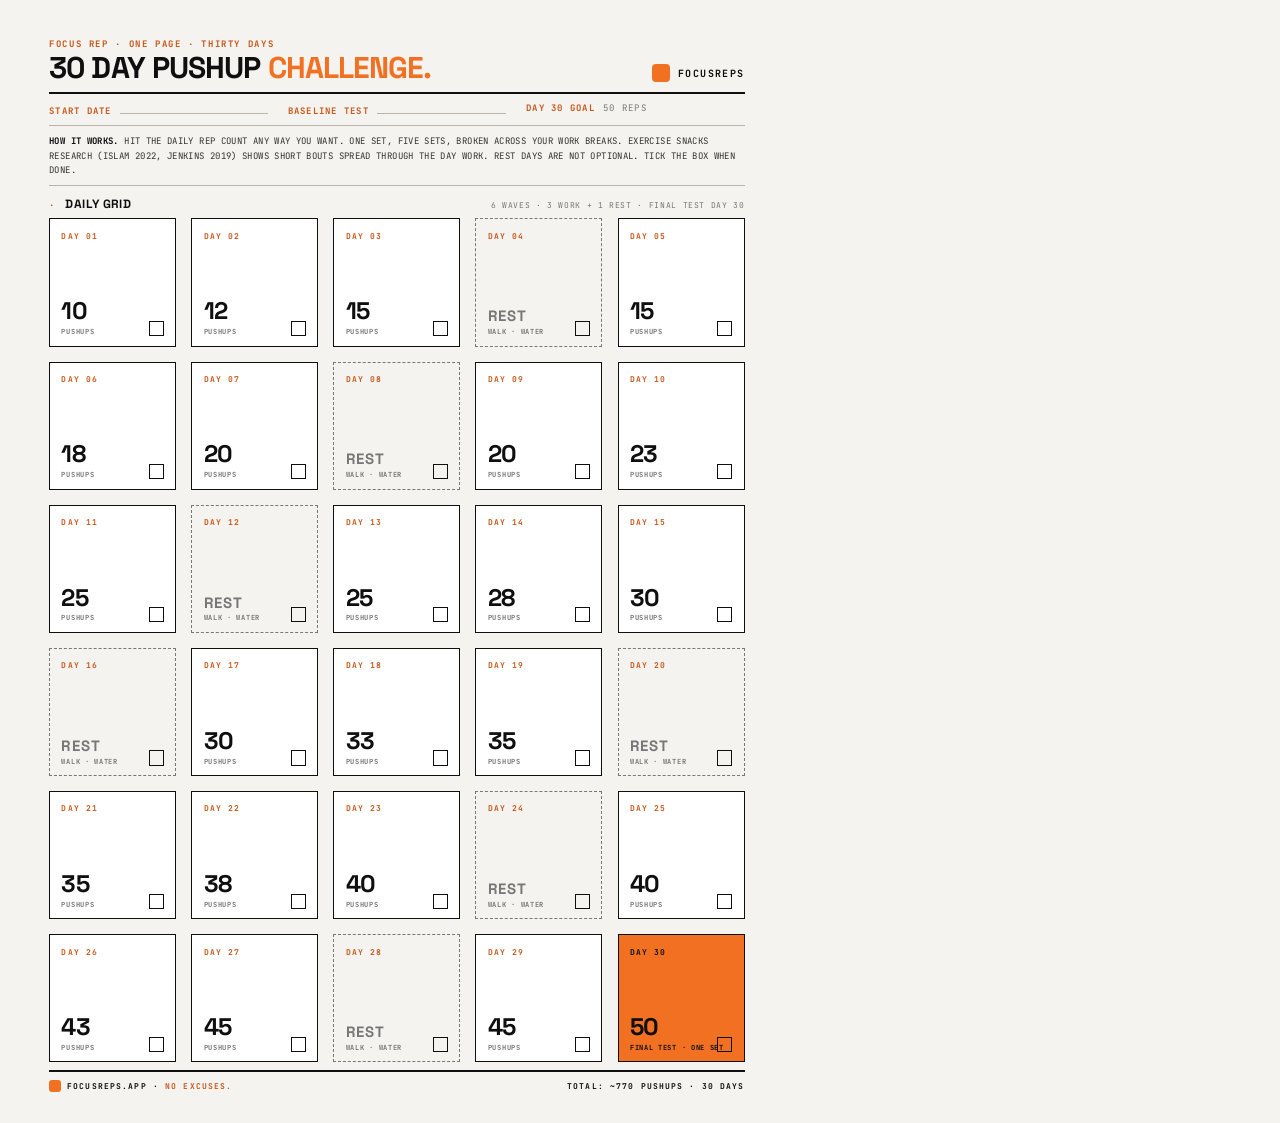
<file: tools/30-day-pushup-challenge/_sheet.html>
<!doctype html>
<html lang="en">
<head>
<meta charset="utf-8" />
<title>30 Day Pushup Challenge · FocusReps</title>
<link rel="preconnect" href="https://fonts.googleapis.com">
<link rel="preconnect" href="https://fonts.gstatic.com" crossorigin>
<link href="https://fonts.googleapis.com/css2?family=Space+Grotesk:wght@400;500;700&family=JetBrains+Mono:wght@400;500;700&display=swap" rel="stylesheet">
<style>
  :root {
    --cream: #f5f3ef;
    --ink: #0f0f0f;
    --ink-2: #333;
    --ink-3: #777;
    --line: #bdb6a8;
    --orange: #f27022;
    --orange-dark: #c7571a;
    --sans: "Space Grotesk", -apple-system, sans-serif;
    --mono: "JetBrains Mono", ui-monospace, monospace;
  }

  @page { size: A4; margin: 0; }

  * { box-sizing: border-box; }
  html, body {
    margin: 0; padding: 0;
    background: var(--cream);
    color: var(--ink);
    font-family: var(--sans);
    -webkit-print-color-adjust: exact;
    print-color-adjust: exact;
  }

  .sheet {
    width: 210mm; height: 297mm;
    padding: 10mm 13mm 8mm;
    display: flex; flex-direction: column;
    page-break-after: avoid;
    overflow: hidden;
  }

  /* Header */
  .head {
    display: grid;
    grid-template-columns: 1fr auto;
    gap: 20px;
    align-items: end;
    border-bottom: 2px solid var(--ink);
    padding-bottom: 10px;
  }
  .head .eyebrow {
    font-family: var(--mono); font-size: 9px; font-weight: 700;
    color: var(--orange-dark); letter-spacing: 0.18em;
    text-transform: uppercase;
    margin: 0 0 4px;
  }
  .head h1 {
    font-family: var(--sans); font-size: 30px; font-weight: 700;
    text-transform: uppercase; letter-spacing: -0.03em;
    line-height: 0.95;
    margin: 0;
  }
  .head h1 em { font-style: normal; color: var(--orange); }
  .brand {
    display: flex; align-items: center; gap: 8px;
    font-family: var(--mono); font-size: 10px; font-weight: 700;
    color: var(--ink); text-transform: uppercase; letter-spacing: 0.14em;
  }
  .brand-dot {
    width: 18px; height: 18px; background: var(--orange);
    border-radius: 4px;
    display: inline-block;
  }

  /* Meta row */
  .meta {
    display: grid; grid-template-columns: 1fr 1fr 1fr;
    gap: 20px;
    padding: 8px 0;
    border-bottom: 1px solid var(--line);
    font-family: var(--mono); font-size: 9px;
    text-transform: uppercase; letter-spacing: 0.14em;
    color: var(--ink-3);
  }
  .meta .field { display: flex; align-items: baseline; gap: 8px; }
  .meta .lbl { color: var(--orange-dark); font-weight: 700; }
  .meta .line { flex: 1; border-bottom: 1px solid var(--line); height: 12px; }

  /* How it works strip */
  .how {
    padding: 8px 0;
    border-bottom: 1px solid var(--line);
    font-family: var(--mono); font-size: 9px; line-height: 1.6;
    color: var(--ink-2); letter-spacing: 0.04em;
    text-transform: uppercase;
  }
  .how strong { color: var(--ink); }

  /* Grid */
  .section-head {
    display: flex; align-items: baseline; justify-content: space-between;
    gap: 20px;
    margin: 10px 0 6px;
  }
  .section-head h2 {
    font-family: var(--sans); font-size: 12px; font-weight: 700;
    text-transform: uppercase; letter-spacing: 0.03em;
    margin: 0; color: var(--ink);
  }
  .section-head .n {
    font-family: var(--mono); font-size: 9px; font-weight: 700;
    color: var(--orange-dark); letter-spacing: 0.14em;
  }
  .section-head .hint {
    font-family: var(--mono); font-size: 8px;
    color: var(--ink-3); letter-spacing: 0.08em;
    text-transform: uppercase;
  }

  .grid {
    display: grid;
    grid-template-columns: repeat(5, 1fr);
    gap: 4mm;
    flex: 1;
    min-height: 0;
  }
  .cell {
    background: #fff;
    border: 1.5px solid var(--ink);
    padding: 3mm 3mm 2.5mm;
    display: flex; flex-direction: column; justify-content: space-between;
    min-height: 0;
    position: relative;
  }
  .cell .day {
    font-family: var(--mono); font-size: 8px; font-weight: 700;
    color: var(--orange-dark); letter-spacing: 0.14em;
    text-transform: uppercase;
    margin: 0;
  }
  .cell .reps {
    font-family: var(--sans); font-size: 24px; font-weight: 700;
    color: var(--ink); line-height: 1;
    letter-spacing: -0.03em;
    margin: 2mm 0 0;
  }
  .cell .unit {
    font-family: var(--mono); font-size: 7px; font-weight: 700;
    text-transform: uppercase; letter-spacing: 0.1em;
    color: var(--ink-3);
    margin: 1mm 0 0;
  }
  .cell .box {
    position: absolute;
    right: 3mm; bottom: 2.5mm;
    width: 4mm; height: 4mm;
    border: 1.5px solid var(--ink);
  }
  .cell.is-rest {
    background: var(--cream);
    border-style: dashed;
    border-color: var(--ink-3);
  }
  .cell.is-rest .reps {
    font-size: 15px;
    color: var(--ink-3);
    letter-spacing: 0.08em;
    text-transform: uppercase;
  }
  .cell.is-rest .unit {
    color: var(--ink-3);
  }
  .cell.is-final {
    background: var(--orange);
    border-color: var(--ink);
  }
  .cell.is-final .day,
  .cell.is-final .unit {
    color: var(--ink);
  }
  .cell.is-final .reps {
    color: var(--ink);
  }

  /* Footer */
  .foot {
    margin-top: 8px;
    padding-top: 8px;
    border-top: 2px solid var(--ink);
    display: flex; justify-content: space-between; align-items: center;
    font-family: var(--mono); font-size: 8px; font-weight: 700;
    color: var(--ink); letter-spacing: 0.14em;
    text-transform: uppercase;
  }
  .foot .ic { display: flex; align-items: center; gap: 6px; }
  .foot .ic-box {
    width: 12px; height: 12px; background: var(--orange); border-radius: 3px;
  }
  .foot em { font-style: normal; color: var(--orange-dark); }
</style>
</head>
<body>

<div class="sheet">

  <header class="head">
    <div>
      <p class="eyebrow">Focus rep · one page · thirty days</p>
      <h1>30 Day Pushup <em>Challenge.</em></h1>
    </div>
    <div class="brand">
      <span class="brand-dot"></span>
      <span>FocusReps</span>
    </div>
  </header>

  <div class="meta">
    <div class="field"><span class="lbl">Start date</span><span class="line"></span></div>
    <div class="field"><span class="lbl">Baseline test</span><span class="line"></span></div>
    <div class="field"><span class="lbl">Day 30 goal</span><span>50 reps</span></div>
  </div>

  <div class="how">
    <strong>How it works.</strong> Hit the daily rep count any way you want. One set, five sets, broken across your work breaks. Exercise snacks research (Islam 2022, Jenkins 2019) shows short bouts spread through the day work. Rest days are not optional. Tick the box when done.
  </div>

  <div class="section-head">
    <h2><span class="n">·</span> &nbsp; Daily grid</h2>
    <span class="hint">6 waves · 3 work + 1 rest · final test day 30</span>
  </div>

  <div class="grid">
    <div class="cell"><p class="day">Day 01</p><div><div class="reps">10</div><div class="unit">Pushups</div></div><span class="box"></span></div>
    <div class="cell"><p class="day">Day 02</p><div><div class="reps">12</div><div class="unit">Pushups</div></div><span class="box"></span></div>
    <div class="cell"><p class="day">Day 03</p><div><div class="reps">15</div><div class="unit">Pushups</div></div><span class="box"></span></div>
    <div class="cell is-rest"><p class="day">Day 04</p><div><div class="reps">Rest</div><div class="unit">Walk · water</div></div><span class="box"></span></div>
    <div class="cell"><p class="day">Day 05</p><div><div class="reps">15</div><div class="unit">Pushups</div></div><span class="box"></span></div>

    <div class="cell"><p class="day">Day 06</p><div><div class="reps">18</div><div class="unit">Pushups</div></div><span class="box"></span></div>
    <div class="cell"><p class="day">Day 07</p><div><div class="reps">20</div><div class="unit">Pushups</div></div><span class="box"></span></div>
    <div class="cell is-rest"><p class="day">Day 08</p><div><div class="reps">Rest</div><div class="unit">Walk · water</div></div><span class="box"></span></div>
    <div class="cell"><p class="day">Day 09</p><div><div class="reps">20</div><div class="unit">Pushups</div></div><span class="box"></span></div>
    <div class="cell"><p class="day">Day 10</p><div><div class="reps">23</div><div class="unit">Pushups</div></div><span class="box"></span></div>

    <div class="cell"><p class="day">Day 11</p><div><div class="reps">25</div><div class="unit">Pushups</div></div><span class="box"></span></div>
    <div class="cell is-rest"><p class="day">Day 12</p><div><div class="reps">Rest</div><div class="unit">Walk · water</div></div><span class="box"></span></div>
    <div class="cell"><p class="day">Day 13</p><div><div class="reps">25</div><div class="unit">Pushups</div></div><span class="box"></span></div>
    <div class="cell"><p class="day">Day 14</p><div><div class="reps">28</div><div class="unit">Pushups</div></div><span class="box"></span></div>
    <div class="cell"><p class="day">Day 15</p><div><div class="reps">30</div><div class="unit">Pushups</div></div><span class="box"></span></div>

    <div class="cell is-rest"><p class="day">Day 16</p><div><div class="reps">Rest</div><div class="unit">Walk · water</div></div><span class="box"></span></div>
    <div class="cell"><p class="day">Day 17</p><div><div class="reps">30</div><div class="unit">Pushups</div></div><span class="box"></span></div>
    <div class="cell"><p class="day">Day 18</p><div><div class="reps">33</div><div class="unit">Pushups</div></div><span class="box"></span></div>
    <div class="cell"><p class="day">Day 19</p><div><div class="reps">35</div><div class="unit">Pushups</div></div><span class="box"></span></div>
    <div class="cell is-rest"><p class="day">Day 20</p><div><div class="reps">Rest</div><div class="unit">Walk · water</div></div><span class="box"></span></div>

    <div class="cell"><p class="day">Day 21</p><div><div class="reps">35</div><div class="unit">Pushups</div></div><span class="box"></span></div>
    <div class="cell"><p class="day">Day 22</p><div><div class="reps">38</div><div class="unit">Pushups</div></div><span class="box"></span></div>
    <div class="cell"><p class="day">Day 23</p><div><div class="reps">40</div><div class="unit">Pushups</div></div><span class="box"></span></div>
    <div class="cell is-rest"><p class="day">Day 24</p><div><div class="reps">Rest</div><div class="unit">Walk · water</div></div><span class="box"></span></div>
    <div class="cell"><p class="day">Day 25</p><div><div class="reps">40</div><div class="unit">Pushups</div></div><span class="box"></span></div>

    <div class="cell"><p class="day">Day 26</p><div><div class="reps">43</div><div class="unit">Pushups</div></div><span class="box"></span></div>
    <div class="cell"><p class="day">Day 27</p><div><div class="reps">45</div><div class="unit">Pushups</div></div><span class="box"></span></div>
    <div class="cell is-rest"><p class="day">Day 28</p><div><div class="reps">Rest</div><div class="unit">Walk · water</div></div><span class="box"></span></div>
    <div class="cell"><p class="day">Day 29</p><div><div class="reps">45</div><div class="unit">Pushups</div></div><span class="box"></span></div>
    <div class="cell is-final"><p class="day">Day 30</p><div><div class="reps">50</div><div class="unit">Final test · one set</div></div><span class="box"></span></div>
  </div>

  <footer class="foot">
    <div class="ic">
      <span class="ic-box"></span>
      <span>focusreps.app · <em>No excuses.</em></span>
    </div>
    <div>Total: ~770 pushups · 30 days</div>
  </footer>

</div>

</body>
</html>
</file>
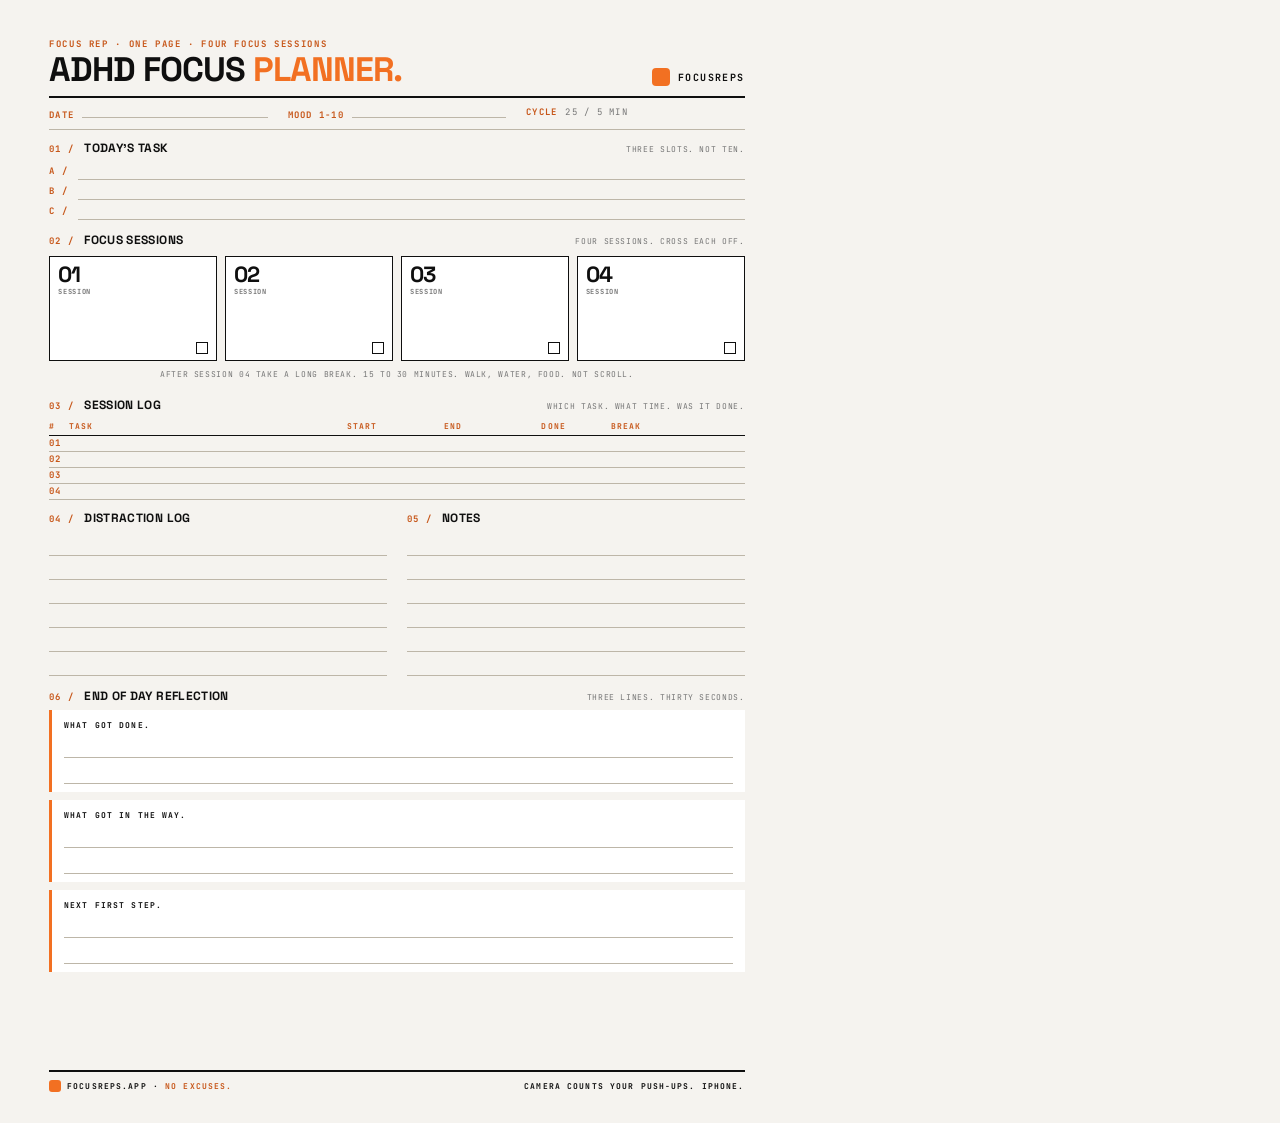
<file: tools/adhd-focus-planner/_sheet.html>
<!doctype html>
<html lang="en">
<head>
<meta charset="utf-8" />
<title>ADHD Focus Planner · FocusReps</title>
<link rel="preconnect" href="https://fonts.googleapis.com">
<link rel="preconnect" href="https://fonts.gstatic.com" crossorigin>
<link href="https://fonts.googleapis.com/css2?family=Space+Grotesk:wght@400;500;700&family=JetBrains+Mono:wght@400;500;700&display=swap" rel="stylesheet">
<style>
  :root {
    --cream: #f5f3ef;
    --ink: #0f0f0f;
    --ink-2: #333;
    --ink-3: #777;
    --line: #bdb6a8;
    --orange: #f27022;
    --orange-dark: #c7571a;
    --sans: "Space Grotesk", -apple-system, sans-serif;
    --mono: "JetBrains Mono", ui-monospace, monospace;
  }

  @page {
    size: A4;
    margin: 0;
  }

  * { box-sizing: border-box; }
  html, body {
    margin: 0; padding: 0;
    background: var(--cream);
    color: var(--ink);
    font-family: var(--sans);
    -webkit-print-color-adjust: exact;
    print-color-adjust: exact;
  }

  .sheet {
    width: 210mm; height: 297mm;
    padding: 10mm 13mm 8mm;
    display: flex; flex-direction: column;
    page-break-after: avoid;
    overflow: hidden;
  }

  /* Header */
  .head {
    display: grid;
    grid-template-columns: 1fr auto;
    gap: 20px;
    align-items: end;
    border-bottom: 2px solid var(--ink);
    padding-bottom: 10px;
  }
  .head .eyebrow {
    font-family: var(--mono); font-size: 9px; font-weight: 700;
    color: var(--orange-dark); letter-spacing: 0.18em;
    text-transform: uppercase;
    margin: 0 0 4px;
  }
  .head h1 {
    font-family: var(--sans); font-size: 34px; font-weight: 700;
    text-transform: uppercase; letter-spacing: -0.03em;
    line-height: 0.95;
    margin: 0;
  }
  .head h1 em { font-style: normal; color: var(--orange); }
  .brand {
    display: flex; align-items: center; gap: 8px;
    font-family: var(--mono); font-size: 10px; font-weight: 700;
    color: var(--ink); text-transform: uppercase; letter-spacing: 0.14em;
  }
  .brand-dot {
    width: 18px; height: 18px; background: var(--orange);
    border-radius: 4px;
    display: inline-block;
  }

  /* Meta row */
  .meta {
    display: grid; grid-template-columns: 1fr 1fr 1fr;
    gap: 20px;
    padding: 8px 0;
    border-bottom: 1px solid var(--line);
    font-family: var(--mono); font-size: 9px;
    text-transform: uppercase; letter-spacing: 0.14em;
    color: var(--ink-3);
  }
  .meta .field { display: flex; align-items: baseline; gap: 8px; }
  .meta .lbl { color: var(--orange-dark); font-weight: 700; }
  .meta .line {
    flex: 1; border-bottom: 1px solid var(--line); height: 12px;
  }

  /* Section */
  .section {
    margin-top: 10px;
  }
  .section-head {
    display: flex; align-items: baseline; justify-content: space-between;
    gap: 20px;
    margin-bottom: 4px;
  }
  .section-head h2 {
    font-family: var(--sans); font-size: 12px; font-weight: 700;
    text-transform: uppercase; letter-spacing: 0.03em;
    margin: 0; color: var(--ink);
  }
  .section-head .n {
    font-family: var(--mono); font-size: 9px; font-weight: 700;
    color: var(--orange-dark); letter-spacing: 0.14em;
  }
  .section-head .hint {
    font-family: var(--mono); font-size: 8px;
    color: var(--ink-3); letter-spacing: 0.08em;
    text-transform: uppercase;
  }

  /* Tasks */
  .task-list {
    display: grid; grid-template-columns: auto 1fr;
    gap: 4px 10px;
    padding: 4px 0 2px;
  }
  .task-list .slot {
    font-family: var(--mono); font-size: 9px; font-weight: 700;
    color: var(--orange-dark); letter-spacing: 0.14em;
    text-transform: uppercase; align-self: end;
    padding-bottom: 3px;
  }
  .task-list .line {
    border-bottom: 1px solid var(--line); height: 16px;
  }

  /* Cycle tracker */
  .cycles {
    display: grid; grid-template-columns: repeat(4, 1fr);
    gap: 8px;
    padding: 4px 0;
  }
  .cycle-cell {
    background: #fff;
    border: 1.5px solid var(--ink);
    aspect-ratio: 1.6 / 1;
    padding: 6px 8px;
    display: flex; flex-direction: column; justify-content: space-between;
  }
  .cycle-cell .num {
    font-family: var(--sans); font-size: 22px; font-weight: 700;
    color: var(--ink); line-height: 1;
    letter-spacing: -0.03em;
  }
  .cycle-cell .lbl {
    font-family: var(--mono); font-size: 7px; font-weight: 700;
    text-transform: uppercase; letter-spacing: 0.1em;
    color: var(--ink-3);
    margin-top: 2px;
  }
  .cycle-cell .box {
    width: 12px; height: 12px;
    border: 1.5px solid var(--ink);
    align-self: flex-end;
  }

  .break-note {
    font-family: var(--mono); font-size: 8px;
    color: var(--ink-3); letter-spacing: 0.08em;
    text-transform: uppercase;
    margin-top: 4px;
    text-align: center;
  }

  /* Session log */
  .log {
    width: 100%;
    border-collapse: collapse;
    margin-top: 2px;
  }
  .log th {
    text-align: left;
    font-family: var(--mono); font-size: 8px; font-weight: 700;
    color: var(--orange-dark); letter-spacing: 0.14em;
    text-transform: uppercase;
    padding: 4px 8px 4px 0;
    border-bottom: 1px solid var(--ink);
  }
  .log td {
    border-bottom: 1px solid var(--line);
    height: 16px;
    padding: 0 8px 0 0;
    font-family: var(--mono); font-size: 9px;
    color: var(--ink);
  }
  .log td.n {
    font-weight: 700; color: var(--orange-dark);
    width: 18px;
    letter-spacing: 0.08em;
  }

  /* Distraction & notes */
  .lines {
    padding: 4px 0 0;
  }
  .lines .l {
    display: block; border-bottom: 1px solid var(--line); height: 22px;
    margin-bottom: 2px;
  }

  /* Reflection */
  .reflection {
    display: grid; grid-template-columns: 1fr; gap: 8px;
    margin-top: 6px;
  }
  .reflection .r {
    padding: 10px 12px 8px;
    background: #fff;
    border-left: 3px solid var(--orange);
  }
  .reflection .q {
    font-family: var(--mono); font-size: 8px; font-weight: 700;
    color: var(--ink); letter-spacing: 0.14em;
    text-transform: uppercase;
    margin: 0 0 6px;
  }
  .reflection .ans {
    display: block; border-bottom: 1px solid var(--line); height: 22px;
  }
  .reflection .ans + .ans { margin-top: 4px; }

  /* Footer */
  .foot {
    margin-top: auto;
    padding-top: 8px;
    border-top: 2px solid var(--ink);
    display: flex; justify-content: space-between; align-items: center;
    font-family: var(--mono); font-size: 8px; font-weight: 700;
    color: var(--ink); letter-spacing: 0.14em;
    text-transform: uppercase;
  }
  .foot .ic {
    display: flex; align-items: center; gap: 6px;
  }
  .foot .ic-box {
    width: 12px; height: 12px; background: var(--orange); border-radius: 3px;
  }
  .foot em {
    font-style: normal; color: var(--orange-dark);
  }

  /* Two-column mid */
  .mid-grid {
    display: grid; grid-template-columns: 1fr 1fr;
    gap: 20px;
  }
</style>
</head>
<body>

<div class="sheet">

  <header class="head">
    <div>
      <p class="eyebrow">Focus rep · one page · four focus sessions</p>
      <h1>ADHD Focus <em>Planner.</em></h1>
    </div>
    <div class="brand">
      <span class="brand-dot"></span>
      <span>FocusReps</span>
    </div>
  </header>

  <div class="meta">
    <div class="field"><span class="lbl">Date</span><span class="line"></span></div>
    <div class="field"><span class="lbl">Mood 1-10</span><span class="line"></span></div>
    <div class="field"><span class="lbl">Cycle</span><span>25 / 5 min</span></div>
  </div>

  <section class="section">
    <div class="section-head">
      <h2><span class="n">01 /</span> &nbsp; Today's task</h2>
      <span class="hint">Three slots. Not ten.</span>
    </div>
    <div class="task-list">
      <span class="slot">A /</span><span class="line"></span>
      <span class="slot">B /</span><span class="line"></span>
      <span class="slot">C /</span><span class="line"></span>
    </div>
  </section>

  <section class="section">
    <div class="section-head">
      <h2><span class="n">02 /</span> &nbsp; Focus sessions</h2>
      <span class="hint">Four sessions. Cross each off.</span>
    </div>
    <div class="cycles">
      <div class="cycle-cell">
        <div>
          <div class="num">01</div>
          <div class="lbl">Session</div>
        </div>
        <div class="box"></div>
      </div>
      <div class="cycle-cell">
        <div>
          <div class="num">02</div>
          <div class="lbl">Session</div>
        </div>
        <div class="box"></div>
      </div>
      <div class="cycle-cell">
        <div>
          <div class="num">03</div>
          <div class="lbl">Session</div>
        </div>
        <div class="box"></div>
      </div>
      <div class="cycle-cell">
        <div>
          <div class="num">04</div>
          <div class="lbl">Session</div>
        </div>
        <div class="box"></div>
      </div>
    </div>
    <p class="break-note">After session 04 take a long break. 15 to 30 minutes. Walk, water, food. Not scroll.</p>
  </section>

  <section class="section">
    <div class="section-head">
      <h2><span class="n">03 /</span> &nbsp; Session log</h2>
      <span class="hint">Which task. What time. Was it done.</span>
    </div>
    <table class="log">
      <thead>
        <tr>
          <th style="width:18px">#</th>
          <th style="width:40%">Task</th>
          <th style="width:14%">Start</th>
          <th style="width:14%">End</th>
          <th style="width:10%">Done</th>
          <th>Break</th>
        </tr>
      </thead>
      <tbody>
        <tr><td class="n">01</td><td></td><td></td><td></td><td></td><td></td></tr>
        <tr><td class="n">02</td><td></td><td></td><td></td><td></td><td></td></tr>
        <tr><td class="n">03</td><td></td><td></td><td></td><td></td><td></td></tr>
        <tr><td class="n">04</td><td></td><td></td><td></td><td></td><td></td></tr>
      </tbody>
    </table>
  </section>

  <div class="mid-grid">
    <section class="section">
      <div class="section-head">
        <h2><span class="n">04 /</span> &nbsp; Distraction log</h2>
      </div>
      <div class="lines">
        <span class="l"></span><span class="l"></span><span class="l"></span><span class="l"></span>
        <span class="l"></span><span class="l"></span>
      </div>
    </section>

    <section class="section">
      <div class="section-head">
        <h2><span class="n">05 /</span> &nbsp; Notes</h2>
      </div>
      <div class="lines">
        <span class="l"></span><span class="l"></span><span class="l"></span><span class="l"></span>
        <span class="l"></span><span class="l"></span>
      </div>
    </section>
  </div>

  <section class="section">
    <div class="section-head">
      <h2><span class="n">06 /</span> &nbsp; End of day reflection</h2>
      <span class="hint">Three lines. Thirty seconds.</span>
    </div>
    <div class="reflection">
      <div class="r">
        <p class="q">What got done.</p>
        <span class="ans"></span>
        <span class="ans"></span>
      </div>
      <div class="r">
        <p class="q">What got in the way.</p>
        <span class="ans"></span>
        <span class="ans"></span>
      </div>
      <div class="r">
        <p class="q">Next first step.</p>
        <span class="ans"></span>
        <span class="ans"></span>
      </div>
    </div>
  </section>

  <footer class="foot">
    <div class="ic">
      <span class="ic-box"></span>
      <span>focusreps.app · <em>No excuses.</em></span>
    </div>
    <div>Camera counts your push-ups. iPhone.</div>
  </footer>

</div>

</body>
</html>
</file>
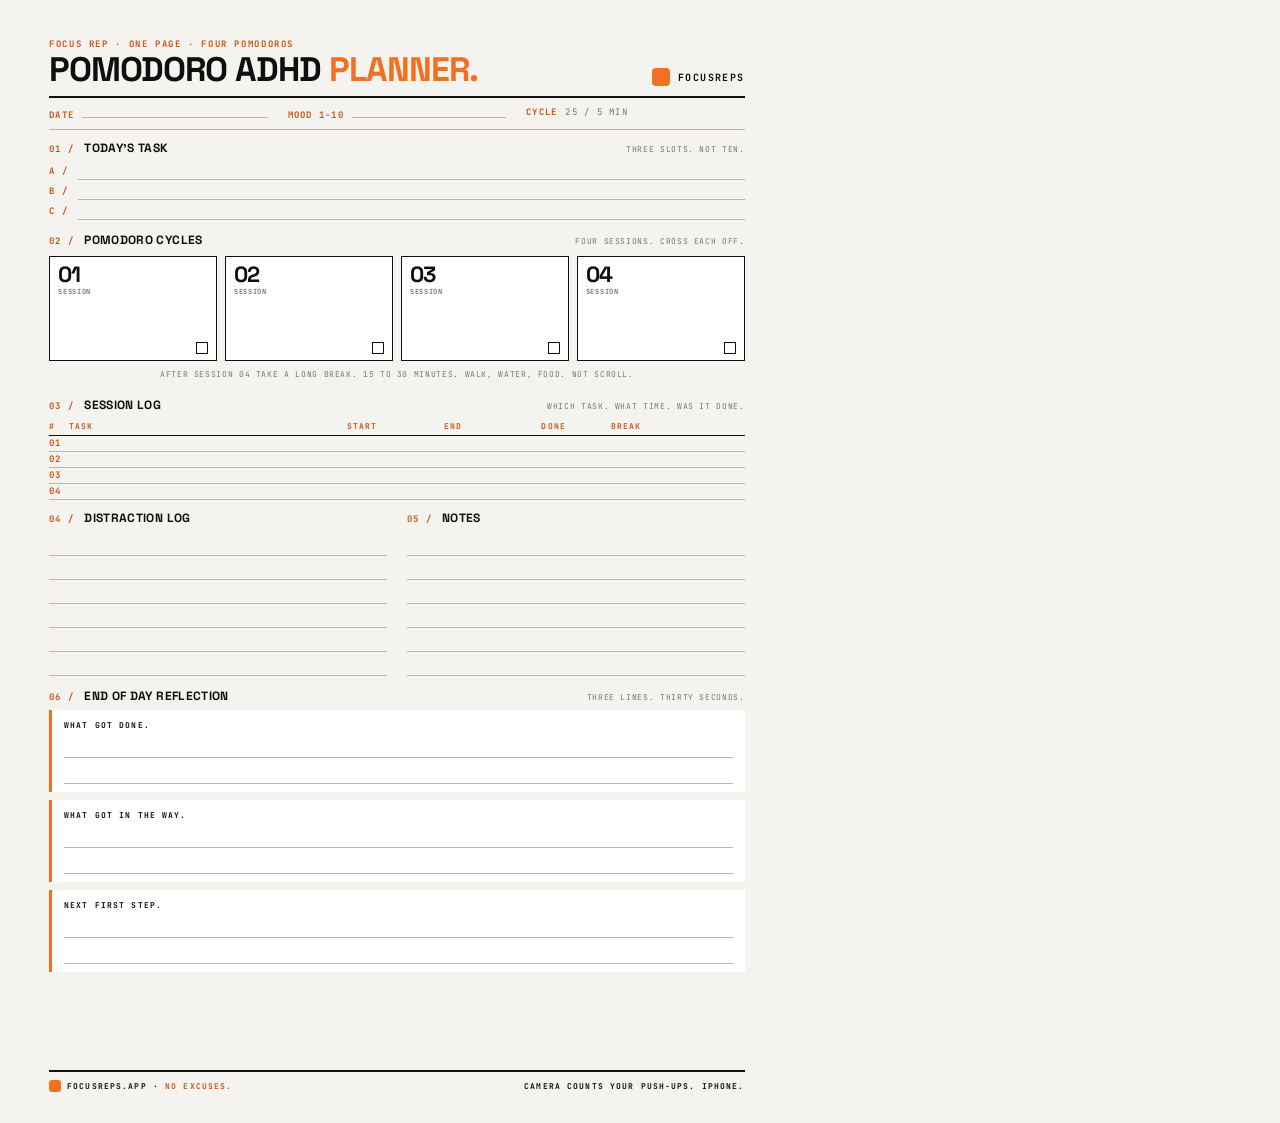
<file: tools/pomodoro-adhd-planner/_sheet.html>
<!doctype html>
<html lang="en">
<head>
<meta charset="utf-8" />
<title>Pomodoro ADHD Planner · FocusReps</title>
<link rel="preconnect" href="https://fonts.googleapis.com">
<link rel="preconnect" href="https://fonts.gstatic.com" crossorigin>
<link href="https://fonts.googleapis.com/css2?family=Space+Grotesk:wght@400;500;700&family=JetBrains+Mono:wght@400;500;700&display=swap" rel="stylesheet">
<style>
  :root {
    --cream: #f5f3ef;
    --ink: #0f0f0f;
    --ink-2: #333;
    --ink-3: #777;
    --line: #bdb6a8;
    --orange: #f27022;
    --orange-dark: #c7571a;
    --sans: "Space Grotesk", -apple-system, sans-serif;
    --mono: "JetBrains Mono", ui-monospace, monospace;
  }

  @page {
    size: A4;
    margin: 0;
  }

  * { box-sizing: border-box; }
  html, body {
    margin: 0; padding: 0;
    background: var(--cream);
    color: var(--ink);
    font-family: var(--sans);
    -webkit-print-color-adjust: exact;
    print-color-adjust: exact;
  }

  .sheet {
    width: 210mm; height: 297mm;
    padding: 10mm 13mm 8mm;
    display: flex; flex-direction: column;
    page-break-after: avoid;
    overflow: hidden;
  }

  /* Header */
  .head {
    display: grid;
    grid-template-columns: 1fr auto;
    gap: 20px;
    align-items: end;
    border-bottom: 2px solid var(--ink);
    padding-bottom: 10px;
  }
  .head .eyebrow {
    font-family: var(--mono); font-size: 9px; font-weight: 700;
    color: var(--orange-dark); letter-spacing: 0.18em;
    text-transform: uppercase;
    margin: 0 0 4px;
  }
  .head h1 {
    font-family: var(--sans); font-size: 34px; font-weight: 700;
    text-transform: uppercase; letter-spacing: -0.03em;
    line-height: 0.95;
    margin: 0;
  }
  .head h1 em { font-style: normal; color: var(--orange); }
  .brand {
    display: flex; align-items: center; gap: 8px;
    font-family: var(--mono); font-size: 10px; font-weight: 700;
    color: var(--ink); text-transform: uppercase; letter-spacing: 0.14em;
  }
  .brand-dot {
    width: 18px; height: 18px; background: var(--orange);
    border-radius: 4px;
    display: inline-block;
  }

  /* Meta row */
  .meta {
    display: grid; grid-template-columns: 1fr 1fr 1fr;
    gap: 20px;
    padding: 8px 0;
    border-bottom: 1px solid var(--line);
    font-family: var(--mono); font-size: 9px;
    text-transform: uppercase; letter-spacing: 0.14em;
    color: var(--ink-3);
  }
  .meta .field { display: flex; align-items: baseline; gap: 8px; }
  .meta .lbl { color: var(--orange-dark); font-weight: 700; }
  .meta .line {
    flex: 1; border-bottom: 1px solid var(--line); height: 12px;
  }

  /* Section */
  .section {
    margin-top: 10px;
  }
  .section-head {
    display: flex; align-items: baseline; justify-content: space-between;
    gap: 20px;
    margin-bottom: 4px;
  }
  .section-head h2 {
    font-family: var(--sans); font-size: 12px; font-weight: 700;
    text-transform: uppercase; letter-spacing: 0.03em;
    margin: 0; color: var(--ink);
  }
  .section-head .n {
    font-family: var(--mono); font-size: 9px; font-weight: 700;
    color: var(--orange-dark); letter-spacing: 0.14em;
  }
  .section-head .hint {
    font-family: var(--mono); font-size: 8px;
    color: var(--ink-3); letter-spacing: 0.08em;
    text-transform: uppercase;
  }

  /* Tasks */
  .task-list {
    display: grid; grid-template-columns: auto 1fr;
    gap: 4px 10px;
    padding: 4px 0 2px;
  }
  .task-list .slot {
    font-family: var(--mono); font-size: 9px; font-weight: 700;
    color: var(--orange-dark); letter-spacing: 0.14em;
    text-transform: uppercase; align-self: end;
    padding-bottom: 3px;
  }
  .task-list .line {
    border-bottom: 1px solid var(--line); height: 16px;
  }

  /* Cycle tracker */
  .cycles {
    display: grid; grid-template-columns: repeat(4, 1fr);
    gap: 8px;
    padding: 4px 0;
  }
  .cycle-cell {
    background: #fff;
    border: 1.5px solid var(--ink);
    aspect-ratio: 1.6 / 1;
    padding: 6px 8px;
    display: flex; flex-direction: column; justify-content: space-between;
  }
  .cycle-cell .num {
    font-family: var(--sans); font-size: 22px; font-weight: 700;
    color: var(--ink); line-height: 1;
    letter-spacing: -0.03em;
  }
  .cycle-cell .lbl {
    font-family: var(--mono); font-size: 7px; font-weight: 700;
    text-transform: uppercase; letter-spacing: 0.1em;
    color: var(--ink-3);
    margin-top: 2px;
  }
  .cycle-cell .box {
    width: 12px; height: 12px;
    border: 1.5px solid var(--ink);
    align-self: flex-end;
  }

  .break-note {
    font-family: var(--mono); font-size: 8px;
    color: var(--ink-3); letter-spacing: 0.08em;
    text-transform: uppercase;
    margin-top: 4px;
    text-align: center;
  }

  /* Session log */
  .log {
    width: 100%;
    border-collapse: collapse;
    margin-top: 2px;
  }
  .log th {
    text-align: left;
    font-family: var(--mono); font-size: 8px; font-weight: 700;
    color: var(--orange-dark); letter-spacing: 0.14em;
    text-transform: uppercase;
    padding: 4px 8px 4px 0;
    border-bottom: 1px solid var(--ink);
  }
  .log td {
    border-bottom: 1px solid var(--line);
    height: 16px;
    padding: 0 8px 0 0;
    font-family: var(--mono); font-size: 9px;
    color: var(--ink);
  }
  .log td.n {
    font-weight: 700; color: var(--orange-dark);
    width: 18px;
    letter-spacing: 0.08em;
  }

  /* Distraction & notes */
  .lines {
    padding: 4px 0 0;
  }
  .lines .l {
    display: block; border-bottom: 1px solid var(--line); height: 22px;
    margin-bottom: 2px;
  }

  /* Reflection */
  .reflection {
    display: grid; grid-template-columns: 1fr; gap: 8px;
    margin-top: 6px;
  }
  .reflection .r {
    padding: 10px 12px 8px;
    background: #fff;
    border-left: 3px solid var(--orange);
  }
  .reflection .q {
    font-family: var(--mono); font-size: 8px; font-weight: 700;
    color: var(--ink); letter-spacing: 0.14em;
    text-transform: uppercase;
    margin: 0 0 6px;
  }
  .reflection .ans {
    display: block; border-bottom: 1px solid var(--line); height: 22px;
  }
  .reflection .ans + .ans { margin-top: 4px; }

  /* Footer */
  .foot {
    margin-top: auto;
    padding-top: 8px;
    border-top: 2px solid var(--ink);
    display: flex; justify-content: space-between; align-items: center;
    font-family: var(--mono); font-size: 8px; font-weight: 700;
    color: var(--ink); letter-spacing: 0.14em;
    text-transform: uppercase;
  }
  .foot .ic {
    display: flex; align-items: center; gap: 6px;
  }
  .foot .ic-box {
    width: 12px; height: 12px; background: var(--orange); border-radius: 3px;
  }
  .foot em {
    font-style: normal; color: var(--orange-dark);
  }

  /* Two-column mid */
  .mid-grid {
    display: grid; grid-template-columns: 1fr 1fr;
    gap: 20px;
  }
</style>
</head>
<body>

<div class="sheet">

  <header class="head">
    <div>
      <p class="eyebrow">Focus rep · one page · four pomodoros</p>
      <h1>Pomodoro ADHD <em>Planner.</em></h1>
    </div>
    <div class="brand">
      <span class="brand-dot"></span>
      <span>FocusReps</span>
    </div>
  </header>

  <div class="meta">
    <div class="field"><span class="lbl">Date</span><span class="line"></span></div>
    <div class="field"><span class="lbl">Mood 1-10</span><span class="line"></span></div>
    <div class="field"><span class="lbl">Cycle</span><span>25 / 5 min</span></div>
  </div>

  <section class="section">
    <div class="section-head">
      <h2><span class="n">01 /</span> &nbsp; Today's task</h2>
      <span class="hint">Three slots. Not ten.</span>
    </div>
    <div class="task-list">
      <span class="slot">A /</span><span class="line"></span>
      <span class="slot">B /</span><span class="line"></span>
      <span class="slot">C /</span><span class="line"></span>
    </div>
  </section>

  <section class="section">
    <div class="section-head">
      <h2><span class="n">02 /</span> &nbsp; Pomodoro cycles</h2>
      <span class="hint">Four sessions. Cross each off.</span>
    </div>
    <div class="cycles">
      <div class="cycle-cell">
        <div>
          <div class="num">01</div>
          <div class="lbl">Session</div>
        </div>
        <div class="box"></div>
      </div>
      <div class="cycle-cell">
        <div>
          <div class="num">02</div>
          <div class="lbl">Session</div>
        </div>
        <div class="box"></div>
      </div>
      <div class="cycle-cell">
        <div>
          <div class="num">03</div>
          <div class="lbl">Session</div>
        </div>
        <div class="box"></div>
      </div>
      <div class="cycle-cell">
        <div>
          <div class="num">04</div>
          <div class="lbl">Session</div>
        </div>
        <div class="box"></div>
      </div>
    </div>
    <p class="break-note">After session 04 take a long break. 15 to 30 minutes. Walk, water, food. Not scroll.</p>
  </section>

  <section class="section">
    <div class="section-head">
      <h2><span class="n">03 /</span> &nbsp; Session log</h2>
      <span class="hint">Which task. What time. Was it done.</span>
    </div>
    <table class="log">
      <thead>
        <tr>
          <th style="width:18px">#</th>
          <th style="width:40%">Task</th>
          <th style="width:14%">Start</th>
          <th style="width:14%">End</th>
          <th style="width:10%">Done</th>
          <th>Break</th>
        </tr>
      </thead>
      <tbody>
        <tr><td class="n">01</td><td></td><td></td><td></td><td></td><td></td></tr>
        <tr><td class="n">02</td><td></td><td></td><td></td><td></td><td></td></tr>
        <tr><td class="n">03</td><td></td><td></td><td></td><td></td><td></td></tr>
        <tr><td class="n">04</td><td></td><td></td><td></td><td></td><td></td></tr>
      </tbody>
    </table>
  </section>

  <div class="mid-grid">
    <section class="section">
      <div class="section-head">
        <h2><span class="n">04 /</span> &nbsp; Distraction log</h2>
      </div>
      <div class="lines">
        <span class="l"></span><span class="l"></span><span class="l"></span><span class="l"></span>
        <span class="l"></span><span class="l"></span>
      </div>
    </section>

    <section class="section">
      <div class="section-head">
        <h2><span class="n">05 /</span> &nbsp; Notes</h2>
      </div>
      <div class="lines">
        <span class="l"></span><span class="l"></span><span class="l"></span><span class="l"></span>
        <span class="l"></span><span class="l"></span>
      </div>
    </section>
  </div>

  <section class="section">
    <div class="section-head">
      <h2><span class="n">06 /</span> &nbsp; End of day reflection</h2>
      <span class="hint">Three lines. Thirty seconds.</span>
    </div>
    <div class="reflection">
      <div class="r">
        <p class="q">What got done.</p>
        <span class="ans"></span>
        <span class="ans"></span>
      </div>
      <div class="r">
        <p class="q">What got in the way.</p>
        <span class="ans"></span>
        <span class="ans"></span>
      </div>
      <div class="r">
        <p class="q">Next first step.</p>
        <span class="ans"></span>
        <span class="ans"></span>
      </div>
    </div>
  </section>

  <footer class="foot">
    <div class="ic">
      <span class="ic-box"></span>
      <span>focusreps.app · <em>No excuses.</em></span>
    </div>
    <div>Camera counts your push-ups. iPhone.</div>
  </footer>

</div>

</body>
</html>
</file>
<file: styles.css>
:root {
  --cream: #f8f7f3;
  --cream-2: #f0efea;
  --ink: #0f0f0f;
  --ink-2: #333333;
  --ink-3: #6b6b6b;
  --line: #d9d4ca;
  --orange: #f27022;
  --orange-dark: #c7571a;
  --orange-light: #fef0e6;
  --max: 1120px;
  --sans: -apple-system, BlinkMacSystemFont, "SF Pro Display", "SF Pro Text", system-ui, "Segoe UI", Roboto, "Helvetica Neue", Arial, sans-serif;
  --mono: var(--sans);
}

* { box-sizing: border-box; }
html { -webkit-text-size-adjust: 100%; scroll-behavior: smooth; }
body {
  margin: 0;
  font-family: var(--sans);
  font-size: 17px;
  line-height: 1.55;
  color: var(--ink);
  background: var(--cream);
  -webkit-font-smoothing: antialiased;
  text-rendering: optimizeLegibility;
}
img, svg { display: block; max-width: 100%; }
/* No italics anywhere on the site */
em, i, cite, address, dfn, var, blockquote { font-style: normal; }
a { color: inherit; text-decoration: none; }

.visually-hidden {
  position: absolute; width: 1px; height: 1px; padding: 0; margin: -1px;
  overflow: hidden; clip: rect(0 0 0 0); white-space: nowrap; border: 0;
}
.skip {
  position: absolute; left: -9999px; top: 0;
  background: var(--ink); color: var(--cream); padding: 10px 14px; z-index: 100;
  font-family: var(--mono); font-size: 13px;
}
.skip:focus { left: 10px; top: 10px; }

::selection { background: var(--ink); color: var(--orange); }

/* ========== Header ========== */
.site-header {
  position: sticky; top: 0; z-index: 20;
  background: var(--cream);
  border-bottom: 1px solid var(--line);
}
.nav {
  max-width: calc(var(--max) + 48px); margin: 0 auto; padding: 14px 24px;
  display: flex; align-items: center; gap: 24px;
}
.brand {
  display: flex; align-items: center; gap: 12px;
  font-family: var(--sans); font-weight: 700;
}
.brand-icon {
  width: 36px; height: 36px; border-radius: 9px; display: block;
}
.brand-name {
  font-size: 18px; font-weight: 700;
  text-transform: uppercase; letter-spacing: 0.02em;
}

.nav-list {
  list-style: none; margin: 0 auto 0 24px; padding: 0;
  display: flex; gap: 28px;
}
.nav-list a {
  color: var(--ink-2); font-family: var(--mono); font-size: 13px;
  text-transform: uppercase; letter-spacing: 0.08em; font-weight: 500;
}
.nav-list a:hover { color: var(--orange-dark); }
.nav-cta {
  font-family: var(--mono); font-size: 13px; font-weight: 700;
  text-transform: uppercase; letter-spacing: 0.08em;
  padding: 11px 20px; background: var(--orange); color: var(--ink);
  border: 2px solid var(--orange);
  transition: background .15s ease, border-color .15s ease;
}
.nav-cta:hover { background: var(--ink); border-color: var(--ink); color: var(--orange); }

/* ========== Buttons ========== */
.btn {
  display: inline-flex; align-items: center; justify-content: center; gap: 10px;
  font-family: var(--mono); font-weight: 700; font-size: 14px;
  text-transform: uppercase; letter-spacing: 0.08em;
  padding: 16px 28px; border: 2px solid transparent;
  background: var(--orange); color: var(--ink);
  border-color: var(--orange);
  cursor: pointer; line-height: 1;
  transition: background .15s ease, color .15s ease, border-color .15s ease, transform .1s ease;
}
.btn:hover { background: var(--ink); color: var(--orange); border-color: var(--ink); }
.btn:active { transform: translateY(1px); }
.btn-lg { padding: 20px 32px; font-size: 15px; }
.btn-ghost {
  background: transparent; color: var(--ink); border-color: var(--ink);
}
.btn-ghost:hover { background: var(--ink); color: var(--cream); border-color: var(--ink); }

/* App Store badge (official Apple PNG) */
.appstore-badge {
  display: inline-block; line-height: 0;
  transition: opacity .15s ease, transform .1s ease;
}
.appstore-badge img {
  height: 56px; width: auto; display: block;
}
.appstore-badge:hover { opacity: 0.82; }
.appstore-badge:active { transform: translateY(1px); }

.store-pair {
  display: inline-flex; align-items: center; gap: 14px; flex: 0 0 auto;
}
.appstore-qr {
  display: inline-flex; flex: 0 0 auto;
  width: 96px; height: 96px;
  background: #fff;
  border: 1px solid var(--line);
  border-radius: 8px;
  line-height: 0;
  transition: opacity .15s ease, transform .1s ease;
}
.appstore-qr img { width: 100%; height: 100%; display: block; }
.appstore-qr:hover { opacity: 0.82; }
.appstore-qr:active { transform: translateY(1px); }

.cta-micro {
  font-family: var(--mono); font-size: 11px; color: var(--ink-3);
  text-transform: uppercase; letter-spacing: 0.12em;
  margin: 14px 0 0;
}

/* ========== Layout helpers ========== */
main > section { padding: 100px 24px; }
.section-head { max-width: 760px; margin: 0 auto 56px; }
.eyebrow {
  display: inline-block; margin: 0 0 16px;
  color: var(--orange-dark);
  font-family: var(--mono); font-size: 12px; font-weight: 700;
  letter-spacing: 0.14em; text-transform: uppercase;
}
h1, h2, h3 { font-family: var(--sans); margin: 0 0 16px; line-height: 1.02; letter-spacing: -0.02em; }
h1 {
  font-size: clamp(56px, 10vw, 140px); font-weight: 700;
  text-transform: uppercase; letter-spacing: -0.04em;
}
.hero-title { font-size: clamp(42px, 6vw, 80px); line-height: 1.0; white-space: nowrap; }
.hero-title em { font-style: normal; color: var(--orange); }
h2 {
  font-size: clamp(36px, 5vw, 64px); font-weight: 700;
  text-transform: uppercase; letter-spacing: -0.03em;
}
h3 { font-size: 20px; font-weight: 700; text-transform: uppercase; letter-spacing: 0.02em; }

/* ========== Hero ========== */
.hero {
  background: var(--cream);
  padding: 48px 24px 64px;
  border-bottom: 1px solid var(--line);
}
.hero-grid {
  width: 100%; max-width: var(--max); margin: 0 auto;
  display: grid; grid-template-columns: 1.2fr 1fr; gap: 60px; align-items: center;
}
.hero-grid > * { min-width: 0; }
.hero-title { margin-bottom: 24px; }
.hero-sub {
  font-family: var(--mono); font-size: clamp(18px, 1.7vw, 22px); line-height: 1.5;
  color: var(--ink-2); max-width: 36ch;
  margin: 0 0 36px;
}
.btn-demo { height: 56px; padding: 0 28px; }
.hero-sub strong { color: var(--ink); font-weight: 500; }
.cta-row { display: flex; flex-wrap: wrap; gap: 14px; align-items: center; margin-bottom: 0; scroll-margin-top: 90px; }

/* ========== Phone frame + live timer ========== */
.phone-visual {
  position: relative;
  display: flex; justify-content: center;
}
.phone-frame {
  position: relative;
  width: 300px;
  background: var(--ink);
  border-radius: 44px;
  padding: 10px;
  box-shadow:
    0 2px 0 var(--line),
    0 40px 60px -30px rgba(0, 0, 0, 0.4);
}
.phone-frame::before {
  content: ""; position: absolute; top: 20px; left: 50%; transform: translateX(-50%);
  width: 100px; height: 28px; background: var(--ink); border-radius: 999px; z-index: 2;
}
.phone-video {
  width: 100%; display: block;
  border-radius: 34px;
  background: var(--ink);
  aspect-ratio: 9 / 19.5;
  object-fit: cover;
}

.phone-screen-live {
  width: 100%; aspect-ratio: 9 / 19.5;
  background: var(--cream);
  border-radius: 34px;
  padding: 54px 20px 24px;
  display: flex; flex-direction: column; align-items: center;
  overflow: hidden;
  position: relative;
}
.live-eyebrow {
  font-family: var(--sans); font-size: 11px; font-weight: 700;
  color: var(--orange); text-transform: uppercase; letter-spacing: 0.14em;
  margin: 6px 0 4px;
}
.live-title {
  font-family: var(--sans); font-size: 22px; font-weight: 700;
  color: var(--ink); text-transform: uppercase; letter-spacing: -0.01em;
  margin: 0 0 22px;
}
.live-ring {
  width: 180px; height: 180px; border-radius: 50%;
  border: 7px solid var(--orange);
  display: grid; place-items: center;
  margin: 0 0 20px;
  position: relative;
}
.live-timer {
  font-family: var(--sans); font-weight: 700; font-size: 38px;
  letter-spacing: -0.03em; color: var(--ink);
  font-variant-numeric: tabular-nums;
  line-height: 1;
}
.live-remaining {
  font-family: var(--sans); font-size: 10px; font-weight: 600;
  color: var(--ink-3); text-transform: uppercase; letter-spacing: 0.14em;
  margin-top: 10px;
}
.live-upnext {
  width: 100%; margin-top: auto;
  background: #fff; border: 1px solid var(--line); border-radius: 14px;
  padding: 10px 12px;
  display: flex; align-items: center; gap: 10px;
  box-shadow: 0 1px 0 rgba(0,0,0,0.03);
}
.live-upnext-icon {
  width: 28px; height: 28px; border-radius: 7px;
  background: var(--orange-light); color: var(--orange);
  display: grid; place-items: center;
  font-family: var(--mono); font-weight: 700; font-size: 14px;
}
.live-upnext-text {
  font-size: 10px; color: var(--ink-2);
  line-height: 1.3;
}
.live-upnext-text .ue {
  font-family: var(--sans); font-size: 8px; font-weight: 700;
  color: var(--ink-3); text-transform: uppercase; letter-spacing: 0.14em;
  display: block;
}
.live-upnext-text .ut {
  display: block; margin-top: 2px; font-weight: 600; color: var(--ink);
  font-size: 11px;
}

/* ========== Pain section ========== */
.pain {
  background: var(--ink); color: var(--cream);
  text-align: left;
  padding: 100px 24px;
}
.pain-inner { max-width: 900px; margin: 0 auto; }
.pain h2 {
  color: var(--cream);
  margin-bottom: 32px;
}
.pain h2 em {
  font-style: normal; color: var(--orange);
}
.pain p {
  font-family: var(--mono); font-size: 16px; line-height: 1.7;
  color: #b5b2ac; margin: 0; max-width: 60ch;
}

/* ========== Rhythm (what's a micro exercise) ========== */
.rhythm { background: var(--cream); padding: 100px 24px 0; text-align: left; }
.rhythm + .how { padding-top: 24px; }
.rhythm-inner { max-width: 900px; margin: 0 auto; }
.rhythm-inner > h2 { margin-bottom: 32px; }
.rhythm-inner > h2 em { font-style: normal; color: var(--orange); }
.rhythm-inner > p {
  font-family: var(--mono); font-size: 16px; line-height: 1.7;
  color: var(--ink-2); margin: 0 0 20px; max-width: 60ch;
}
.rhythm-inner > p:last-of-type { margin-bottom: 48px; }
.rhythm-inner > p strong { color: var(--ink); font-weight: 600; }
.rhythm-inner > p em { font-style: normal; }
.rhythm-timeline {
  display: grid;
  grid-template-columns: 2fr 1fr 2fr 1fr 0.6fr;
  gap: 10px;
  margin: 0;
}
.rhythm-block {
  border: 2px solid var(--ink);
  padding: 12px 14px;
  display: flex; flex-direction: row; align-items: center; gap: 12px;
  min-height: 64px;
  font-family: var(--mono);
  text-transform: uppercase; letter-spacing: 0.08em;
}
.rhythm-block .rb-icon {
  display: inline-flex; align-items: center; justify-content: center;
  width: 32px; height: 32px; flex: 0 0 32px;
}
.rhythm-block .rb-icon svg { width: 100%; height: 100%; display: block; }
.rhythm-block .rb-label {
  font-size: 13px; font-weight: 700;
  line-height: 1.1;
}
.rhythm-block .rb-meta {
  font-size: 11px; opacity: 0.75;
  margin-left: auto;
}
.rhythm-block.is-focus {
  background: var(--ink); color: var(--cream);
}
.rhythm-block.is-break {
  background: var(--orange); color: var(--ink);
  border-color: var(--ink);
  position: relative;
}
.rhythm-block.is-break::after {
  content: "";
  position: absolute;
  inset: -2px -2px auto -2px;
  height: 6px;
  background: var(--ink);
}
.rhythm-block.is-dots {
  background: transparent;
  color: var(--ink-3);
  border-style: dashed;
  border-color: var(--line);
  justify-content: center;
  font-size: 18px; letter-spacing: 0.3em;
  padding: 12px 6px;
}
.rhythm-block.is-dots .rb-label { font-size: 16px; }
.rhythm-axis {
  font-family: var(--mono); font-size: 11px;
  text-transform: uppercase; letter-spacing: 0.12em;
  color: var(--ink-3);
  text-align: right;
  margin: 10px 0 0;
  padding-right: 2px;
}
.rhythm-sum {
  margin: 32px 0 0;
  font-family: var(--mono); font-size: 16px; line-height: 1.7;
  color: var(--ink-2); max-width: 60ch;
}
.rhythm-sum strong { color: var(--ink); font-weight: 700; }

/* ========== How it works (monospace sequence) ========== */
.how { background: var(--cream); }
.steps {
  max-width: var(--max); margin: 0 auto; padding: 0;
  list-style: none;
  display: grid; grid-template-columns: repeat(4, 1fr); gap: 20px;
}
.steps li {
  display: flex; flex-direction: column;
  aspect-ratio: 1 / 1;
  background: var(--cream-2);
  border: 1px solid var(--line);
  padding: 24px 22px;
  transition: border-color .15s ease, transform .15s ease;
}
.steps li:hover { border-color: var(--ink); transform: translateY(-2px); }
.step-num {
  font-family: var(--sans); font-size: 26px; font-weight: 800;
  line-height: 1; letter-spacing: 0.02em; text-transform: uppercase;
  color: var(--orange-dark);
  margin-bottom: 18px;
}
.steps h3 {
  margin: 0 0 8px;
  font-size: 21px; line-height: 1.15;
  text-transform: none; letter-spacing: -0.01em;
}
.steps p {
  color: var(--ink-2); margin: 0 0 20px;
  font-size: 15px; line-height: 1.5;
}
.step-tag {
  margin-top: auto;
  font-family: var(--mono); font-size: 11px; font-weight: 600; letter-spacing: 0.14em;
  text-transform: uppercase; color: var(--ink-3);
}
@media (max-width: 1080px) {
  .steps { grid-template-columns: repeat(2, 1fr); }
}

/* ========== Get the app (text band) ========== */
.get-app { background: var(--cream); text-align: left; }
.get-app-inner { max-width: 760px; margin: 0 auto; }
.get-app h2 { font-size: clamp(32px, 4.4vw, 52px); margin-bottom: 20px; }
.get-app p {
  margin: 0 0 32px;
  font-size: clamp(17px, 1.6vw, 20px); line-height: 1.55; color: var(--ink-2);
  text-align: justify; hyphens: auto;
}
.get-app .appstore-badge { display: table; margin: 0 auto; }

/* ========== The science ========== */
.science {
  background: var(--cream);
  border-top: 1px solid var(--line); border-bottom: 1px solid var(--line);
  padding: 100px 24px;
}
/* Footer contact: "@" injected by CSS so the address never appears in HTML */
.site-footer .footer-contact { font-size: 14px; color: var(--ink-2); }
.footer-contact .at::before { content: " @ "; white-space: pre; }
/* One key word per heading in orange */
h1 em, h2 em { color: var(--orange); }
.science-lead {
  margin: 16px 0 0; max-width: 52ch;
  font-size: clamp(17px, 1.6vw, 19px); line-height: 1.55; color: var(--ink-2);
}
.science-grid {
  max-width: var(--max); margin: 48px auto 0;
  display: grid; grid-template-columns: repeat(4, 1fr); gap: 20px;
}
.science-card {
  background: var(--cream-2); border: 1px solid var(--line);
  padding: 28px 24px; display: flex; flex-direction: column; gap: 10px;
}
.science-num {
  font-size: clamp(44px, 5vw, 60px); line-height: 1; font-weight: 700;
  color: var(--orange-dark);
}
.science-card p { margin: 0; font-size: 18px; line-height: 1.4; color: var(--ink); }
.science-card cite { margin-top: auto; font-size: 14px; color: var(--ink-2); }
@media (max-width: 900px) { .science-grid { grid-template-columns: repeat(2, 1fr); } }
@media (max-width: 520px) { .science-grid { grid-template-columns: 1fr; } }
.get-app .appstore-badge img { height: 60px; margin: 0 auto; }

/* ========== See it in action ========== */
.showcase {
  background: var(--cream);
  padding: 100px 24px;
}
.showcase-grid {
  max-width: 100%; margin: 0 auto; padding: 0 24px 20px;
  display: flex; gap: 20px;
  overflow-x: auto;
  scroll-snap-type: x mandatory;
  scrollbar-color: var(--ink) var(--cream-2);
  justify-content: center;
}
@media (max-width: 1180px) {
  .showcase-grid { justify-content: flex-start; }
}
.showcase-item {
  margin: 0;
  flex: 0 0 220px;
  scroll-snap-align: start;
  display: flex; flex-direction: column; align-items: center;
  gap: 18px;
}
.showcase-phone {
  position: relative;
  width: 220px;
  background: var(--ink);
  border-radius: 36px;
  padding: 8px;
  box-shadow: 0 2px 0 var(--line), 0 30px 50px -25px rgba(0, 0, 0, 0.4);
}
.showcase-phone img {
  width: 100%; height: auto; display: block;
  border-radius: 28px;
}
.showcase-caption {
  text-align: center;
  font-family: var(--mono); font-size: 11px; line-height: 1.5;
  color: var(--ink-2);
  text-transform: uppercase; letter-spacing: 0.08em;
}
.showcase-caption strong {
  display: block; margin-bottom: 4px;
  color: var(--orange-dark); font-weight: 700;
  font-size: 11px; letter-spacing: 0.14em;
}

/* ========== Features ========== */
.features { background: var(--cream-2); }
.feature-grid {
  max-width: var(--max); margin: 0 auto;
  display: grid; grid-template-columns: repeat(3, 1fr); gap: 2px;
  background: var(--line);
  border: 1px solid var(--line);
}
.feature {
  background: var(--cream); padding: 36px 28px;
  transition: background .15s ease;
}
.feature:hover { background: var(--cream-2); }
.feature-num {
  font-family: var(--mono); font-size: 11px; font-weight: 700;
  letter-spacing: 0.14em; color: var(--orange-dark);
  margin-bottom: 20px;
  display: block;
}
.feature h3 { margin-bottom: 10px; font-size: 18px; }
.feature p { color: var(--ink-2); margin: 0; font-size: 15px; }

/* ========== Receipt stats ========== */
.stats {
  background: var(--cream);
}
.stats-inner {
  max-width: 820px; margin: 0 auto;
  font-family: var(--mono);
}
.stats-head {
  font-family: var(--mono); font-size: 12px; letter-spacing: 0.14em;
  text-transform: uppercase; color: var(--ink-3);
  padding-bottom: 20px;
  border-bottom: 2px solid var(--ink);
  margin-bottom: 0;
  display: flex; justify-content: space-between;
}
.stat-rows {
  list-style: none; margin: 0; padding: 0;
}
.stat-rows li {
  display: grid;
  grid-template-columns: 1fr auto;
  gap: 20px;
  padding: 20px 0;
  border-bottom: 1px dashed var(--line);
  font-family: var(--mono);
  font-size: 15px;
  align-items: baseline;
}
.stat-rows li:last-child { border-bottom: 2px solid var(--ink); }
.stat-key {
  color: var(--ink-2);
  text-transform: uppercase; letter-spacing: 0.1em;
  font-size: 13px;
}
.stat-val {
  color: var(--ink); font-weight: 700;
  font-variant-numeric: tabular-nums;
  font-size: 17px;
}
.stat-val em {
  font-style: normal; color: var(--orange-dark); font-weight: 700;
}

/* ========== Not for you ========== */
.notforyou { background: var(--cream); }
.not-list {
  list-style: none; padding: 0;
  max-width: 820px; margin: 0 auto;
  border-top: 2px solid var(--ink);
}
.not-list li {
  padding: 22px 0;
  border-bottom: 1px solid var(--line);
  color: var(--ink-2);
  font-size: 16px;
  display: grid;
  grid-template-columns: 60px 1fr;
  gap: 20px;
  align-items: baseline;
}
.not-list li::before {
  content: "NO";
  font-family: var(--mono); font-size: 12px; font-weight: 700;
  letter-spacing: 0.14em; color: var(--orange-dark);
}

/* ========== Free tools teaser ========== */
.tools-teaser { background: var(--cream-2); }
.tools-grid {
  max-width: var(--max); margin: 0 auto;
  display: grid; grid-template-columns: repeat(2, 1fr); gap: 20px;
}
.tool-card {
  background: var(--cream);
  border: 1px solid var(--line);
  padding: 28px;
  display: flex; flex-direction: column;
  transition: border-color .15s ease, transform .15s ease;
}
.tool-card:hover { border-color: var(--ink); transform: translateY(-2px); }
.tool-card .tool-tag {
  font-family: var(--mono); font-size: 11px; font-weight: 700;
  letter-spacing: 0.14em; color: var(--orange-dark);
  text-transform: uppercase;
  margin-bottom: 16px;
}
.tool-card h3 { margin-bottom: 10px; font-size: 20px; text-transform: none; letter-spacing: -0.01em; }
.tool-card p { color: var(--ink-2); margin: 0 0 20px; font-size: 15px; flex: 1; }
.tool-card .tool-cta {
  font-family: var(--mono); font-size: 12px; font-weight: 700;
  letter-spacing: 0.1em; color: var(--ink);
  text-transform: uppercase;
  margin-top: auto;
}
.tool-card .tool-cta.disabled { color: var(--ink-3); }

/* ========== FAQ ========== */
.faq { background: var(--cream-2); }
.faq-list { max-width: 820px; margin: 0 auto; border-top: 2px solid var(--ink); }
details {
  border-bottom: 1px solid var(--line);
  padding: 24px 0;
}
summary {
  cursor: pointer; font-weight: 600; font-size: 18px;
  list-style: none; display: flex; justify-content: space-between; align-items: center; gap: 20px;
  padding: 2px 0;
  font-family: var(--sans);
  letter-spacing: -0.01em;
}
summary::-webkit-details-marker { display: none; }
summary::after {
  content: "+"; color: var(--orange-dark); font-size: 24px; font-weight: 400;
  font-family: var(--mono); line-height: 1;
  transition: transform .2s ease;
}
details[open] summary::after { content: "–"; }
details p {
  color: var(--ink-2); margin: 14px 0 0;
  font-family: var(--mono); font-size: 14px; line-height: 1.7;
}

/* ========== Final CTA ========== */
.final-cta {
  text-align: center;
  background: var(--ink); color: var(--cream);
  padding: 120px 24px;
}
.final-cta h2 { color: var(--cream); margin-bottom: 20px; }
.final-cta h2 em { font-style: normal; color: var(--orange); }
.final-cta p {
  color: #d6d3cd; margin: 0 auto 36px; max-width: 46ch;
  font-family: var(--sans); font-size: clamp(17px, 1.6vw, 20px); line-height: 1.55;
}
.final-cta-row {
  display: inline-flex; gap: 14px; align-items: center; flex-wrap: wrap; justify-content: center;
}
.final-cta .appstore-badge img { height: 56px; }
.final-cta .btn-demo:hover { background: var(--cream); color: var(--ink); border-color: var(--cream); }
.final-cta .cta-micro { color: #808080; margin-top: 24px; }

/* ========== Waitlist form ========== */
.waitlist {
  display: flex; flex-wrap: wrap; gap: 10px;
  width: 100%; max-width: 520px;
  margin: 0;
}
.waitlist .wl-field {
  flex: 1 1 180px; min-width: 0;
}
.waitlist input {
  width: 100%;
  font-family: var(--mono); font-size: 14px;
  padding: 14px 16px;
  border: 2px solid var(--ink);
  background: var(--cream);
  color: var(--ink);
  border-radius: 0;
  outline: none;
  transition: border-color 0.15s, background 0.15s;
}
.waitlist input::placeholder { color: var(--ink-3); text-transform: none; }
.waitlist input:focus {
  border-color: var(--orange);
  background: #fff;
}
.waitlist button {
  font-family: var(--mono); font-weight: 700; font-size: 14px;
  text-transform: uppercase; letter-spacing: 0.08em;
  padding: 14px 24px;
  background: var(--orange); color: var(--ink);
  border: 2px solid var(--orange);
  border-radius: 0;
  cursor: pointer;
  transition: background 0.15s ease, border-color 0.15s ease, color 0.15s ease;
  white-space: nowrap;
}
.waitlist button:hover { background: var(--ink); border-color: var(--ink); color: var(--orange); }
.waitlist button:active { transform: translateY(1px); }
.waitlist button:disabled { opacity: 0.6; cursor: wait; }
.waitlist .wl-status {
  flex-basis: 100%;
  font-family: var(--mono); font-size: 12px;
  text-transform: uppercase; letter-spacing: 0.06em;
  color: var(--ink-3);
  min-height: 1em;
  margin: 2px 2px 0;
}
.waitlist .wl-status.is-ok { color: var(--orange-dark); }
.waitlist .wl-status.is-err { color: #b00020; }

/* Dark variant inside .final-cta */
.final-cta .waitlist { margin: 0 auto; justify-content: center; }
.final-cta .waitlist input {
  background: #1a1a1a;
  border-color: var(--cream);
  color: var(--cream);
}
.final-cta .waitlist input::placeholder { color: #7a7a7a; }
.final-cta .waitlist input:focus {
  border-color: var(--orange);
  background: #000;
}
.final-cta .waitlist button:hover { background: var(--cream); border-color: var(--cream); color: var(--ink); }
.final-cta .waitlist .wl-status { color: #808080; }
.final-cta .waitlist .wl-status.is-ok { color: var(--orange); }

/* ========== Footer ========== */
.site-footer {
  border-top: 1px solid var(--line);
  padding: 36px 24px; background: var(--cream);
}
/* Multi-column footer (home) */
.footer-cols {
  max-width: var(--max); margin: 0 auto; padding: 24px 0 40px;
  display: grid; grid-template-columns: repeat(4, 1fr); gap: 32px;
}
.footer-cols h3 {
  margin: 0 0 14px; font-size: 14px; font-weight: 700; letter-spacing: 0; text-transform: none; line-height: 1.3;
}
.site-footer .footer-cols ul { list-style: none; margin: 0; padding: 0; display: grid; gap: 10px; }
.site-footer .footer-cols a { font-size: 14px; color: var(--ink-2); }
.site-footer .footer-cols a:hover { color: var(--orange-dark); }
.footer-bottom {
  max-width: var(--max); margin: 0 auto; padding-top: 24px;
  border-top: 1px solid var(--line);
  display: flex; flex-wrap: wrap; gap: 16px; align-items: center; justify-content: space-between;
  font-size: 13px;
}
.footer-legal {
  max-width: var(--max); margin: 16px auto 0;
  font-size: 12px; line-height: 1.5; color: var(--ink-3);
}
@media (max-width: 760px) {
  .footer-cols { grid-template-columns: repeat(2, 1fr); }
}
.footer-linkbtn {
  border: 0; background: none; padding: 0; cursor: pointer;
  font: inherit; font-size: 14px; color: var(--ink-2); text-align: left;
}
.footer-linkbtn:hover { color: var(--orange-dark); }

/* Cookie consent */
.cookie-banner {
  position: fixed; left: 16px; right: 16px; bottom: 16px; z-index: 50;
  max-width: 720px; margin: 0 auto;
  display: flex; flex-wrap: wrap; gap: 16px; align-items: center; justify-content: space-between;
  padding: 18px 20px; border-radius: 16px;
  background: var(--ink); color: var(--cream);
  box-shadow: 0 20px 50px rgba(0,0,0,.3);
}
.cookie-banner[hidden] { display: none; }
.cookie-banner p { margin: 0; flex: 1 1 320px; font-size: 14px; line-height: 1.5; }
.cookie-banner a { text-decoration: underline; }
.cookie-actions { display: flex; gap: 10px; }
.cookie-banner .btn { padding: 12px 20px; font-size: 13px; }
.cookie-banner .btn-ghost { color: var(--cream); border-color: #5e5e66; }
.cookie-banner .btn-ghost:hover { background: var(--cream); color: var(--ink); }
.footer-inner {
  max-width: var(--max); margin: 0 auto;
  display: flex; flex-wrap: wrap; gap: 20px;
  align-items: center; justify-content: space-between;
  font-family: var(--mono); font-size: 12px;
  text-transform: uppercase; letter-spacing: 0.08em;
}
.site-footer nav ul {
  list-style: none; margin: 0; padding: 0;
  display: flex; flex-wrap: wrap; gap: 24px;
}
.site-footer nav a { color: var(--ink-3); }
.site-footer nav a:hover { color: var(--ink); }
.copy { color: var(--ink-3); margin: 0; }

/* ========== Subpage styles (blog, tools) ========== */
.page-head {
  padding: 80px 24px 40px;
  background: var(--cream);
  border-bottom: 1px solid var(--line);
}
.page-head-inner {
  max-width: var(--max); margin: 0 auto;
}
.page-head h1 {
  font-size: clamp(44px, 7vw, 88px);
  margin: 10px 0 20px;
}
.page-head p {
  font-family: var(--mono); font-size: 15px; color: var(--ink-2);
  max-width: 60ch; margin: 0;
}
.page-list {
  padding: 60px 24px 100px;
  background: var(--cream);
}
.page-list-inner {
  max-width: var(--max); margin: 0 auto;
}
.list-article {
  display: grid;
  grid-template-columns: 100px 1fr auto;
  gap: 28px;
  padding: 28px 0;
  border-top: 1px solid var(--line);
  align-items: baseline;
}
.list-article:first-child { border-top: 2px solid var(--ink); }
.list-article:last-child { border-bottom: 2px solid var(--ink); }
.list-article[hidden] { display: none; }
.list-article:has(+ .list-article[hidden]) { border-bottom: 2px solid var(--ink); }
.list-article .idx {
  font-family: var(--mono); font-size: 13px; font-weight: 700;
  color: var(--orange-dark); letter-spacing: 0.1em;
}
.list-article h2 {
  margin: 0 0 8px; font-size: 22px;
  text-transform: none; letter-spacing: -0.01em;
}
.list-article p { color: var(--ink-2); margin: 0; font-size: 14px; }
.list-article .status {
  font-family: var(--mono); font-size: 11px; font-weight: 700;
  letter-spacing: 0.14em; text-transform: uppercase;
  color: var(--ink-3);
  justify-self: end;
}
.list-article .status.live { color: var(--orange-dark); }

/* ========== Download tool page ========== */
.tool-page {
  background: var(--cream);
  padding: 60px 24px 100px;
}
.tool-page-inner {
  max-width: 820px; margin: 0 auto;
}
.tool-page-header {
  display: grid;
  grid-template-columns: 1fr 240px;
  gap: 48px;
  align-items: start;
  padding-bottom: 48px;
  border-bottom: 2px solid var(--ink);
}
.tool-page-header .tool-copy h1 {
  font-size: clamp(40px, 6vw, 68px);
  text-transform: none; letter-spacing: -0.03em;
  margin-bottom: 20px;
  line-height: 1.02;
}
.tool-page-header .tool-copy h1 em {
  font-style: normal; color: var(--orange);
}
.tool-page-header .tool-copy .lede {
  font-family: var(--mono); font-size: 15px; line-height: 1.7;
  color: var(--ink-2); margin: 0 0 32px;
}
.tool-page-header .tool-copy strong { color: var(--ink); font-weight: 500; }
.download-row {
  display: flex; flex-wrap: wrap; gap: 14px; align-items: center;
}
.download-micro {
  font-family: var(--mono); font-size: 11px; color: var(--ink-3);
  text-transform: uppercase; letter-spacing: 0.12em;
  margin: 14px 0 0;
}
.pdf-preview {
  background: var(--ink);
  padding: 10px;
  display: flex; align-items: center; justify-content: center;
}
.pdf-preview-page {
  background: #fff;
  width: 100%; aspect-ratio: 8.5 / 11;
  padding: 24px 20px;
  font-family: var(--mono); font-size: 7px;
  color: #333;
  line-height: 1.3;
  position: relative;
  overflow: hidden;
}
.pdf-preview-page .pp-title {
  font-family: var(--sans); font-size: 14px; font-weight: 700;
  text-transform: uppercase; letter-spacing: -0.01em;
  color: #0f0f0f;
  margin-bottom: 2px;
}
.pdf-preview-page .pp-sub {
  font-family: var(--mono); font-size: 7px;
  color: #c7571a; letter-spacing: 0.1em;
  text-transform: uppercase;
  margin-bottom: 14px;
}
.pdf-preview-page .pp-section-head {
  font-family: var(--mono); font-size: 7px; font-weight: 700;
  letter-spacing: 0.12em; color: #c7571a;
  text-transform: uppercase;
  margin: 10px 0 4px;
}
.pdf-preview-page .pp-line {
  display: block; border-bottom: 0.5px solid #ccc;
  height: 10px; margin-bottom: 4px;
}
.pdf-preview-page .pp-grid {
  display: grid; grid-template-columns: repeat(5, 1fr); gap: 3px;
  margin-top: 4px;
}
.pdf-preview-page .pp-cell {
  aspect-ratio: 1; border: 0.5px solid #999;
}
.pdf-preview-page .pp-cell.on { background: #f27022; border-color: #f27022; }

.pdf-preview-page .pp-grid-30 {
  display: grid; grid-template-columns: repeat(5, 1fr); gap: 2px;
  margin-top: 4px;
}
.pdf-preview-page .pp-grid-30 .pp-cell {
  aspect-ratio: 1.3;
  display: flex; align-items: center; justify-content: center;
  font-family: var(--sans); font-size: 10px; font-weight: 700;
  color: #0f0f0f;
  border: 0.5px solid #0f0f0f;
  background: #fff;
}
.pdf-preview-page .pp-grid-30 .pp-cell.rest {
  background: transparent; color: #999;
  border-style: dashed; border-color: #999;
  font-size: 9px;
}
.pdf-preview-page .pp-grid-30 .pp-cell.final {
  background: #f27022; border-color: #0f0f0f; color: #0f0f0f;
}

.tool-section {
  padding: 56px 0;
  border-bottom: 1px solid var(--line);
}
.tool-section:last-child { border-bottom: 0; }
.tool-section h2 {
  font-size: clamp(28px, 3.4vw, 36px);
  text-transform: uppercase; letter-spacing: -0.02em;
  margin-bottom: 32px;
}
.tool-section p {
  font-family: var(--sans); font-size: 17px; line-height: 1.7;
  color: var(--ink-2); margin: 0 0 20px;
}
.tool-sheet-list, .tool-step-list, .tool-who-list {
  list-style: none; padding: 0; margin: 0;
  border-top: 2px solid var(--ink);
}
.tool-sheet-list li, .tool-step-list li, .tool-who-list li {
  display: grid;
  grid-template-columns: 80px 1fr;
  gap: 24px;
  padding: 22px 0;
  border-bottom: 1px solid var(--line);
  align-items: baseline;
}
.tool-sheet-list .tag, .tool-step-list .tag, .tool-who-list .tag {
  font-family: var(--mono); font-size: 12px; font-weight: 700;
  color: var(--orange-dark); letter-spacing: 0.14em;
  text-transform: uppercase;
}
.tool-sheet-list h3, .tool-step-list h3, .tool-who-list h3 {
  margin: 0 0 6px;
  font-size: 18px;
  text-transform: none; letter-spacing: -0.01em;
}
.tool-sheet-list p, .tool-step-list p, .tool-who-list p {
  margin: 0; color: var(--ink-2); font-size: 15px; line-height: 1.6;
}
.tool-tips {
  background: var(--cream-2);
  padding: 32px 36px;
  border-left: 4px solid var(--orange);
  margin-top: 36px;
}
.tool-tips h3 {
  font-size: 14px; margin: 0 0 16px;
  color: var(--ink); letter-spacing: 0.1em;
}
.tool-tips ul {
  list-style: none; padding: 0; margin: 0;
}
.tool-tips li {
  font-family: var(--mono); font-size: 13px; line-height: 1.7;
  color: var(--ink-2);
  padding: 6px 0 6px 20px; position: relative;
}
.tool-tips a { color: var(--ink); text-decoration: underline; text-underline-offset: 3px; }
.tool-tips a:hover { color: var(--orange-dark); }
.tool-tips li::before {
  content: "·"; position: absolute; left: 4px;
  color: var(--orange); font-weight: 700;
}
.tool-tips li strong { color: var(--ink); font-weight: 700; }

/* ========== Article (blog post) ========== */
.article {
  background: var(--cream);
  padding: 60px 24px 100px;
}
.article-inner {
  max-width: 720px; margin: 0 auto;
}
.article-eyebrow {
  font-family: var(--mono); font-size: 12px; font-weight: 700;
  color: var(--orange-dark); letter-spacing: 0.14em; text-transform: uppercase;
  margin: 0 0 20px;
}
.article h1 {
  font-size: clamp(40px, 6vw, 68px);
  text-transform: none; letter-spacing: -0.03em;
  margin-bottom: 20px;
  line-height: 1.02;
}
.article h1 em {
  font-style: normal; color: var(--orange);
}
.article .lede {
  font-family: var(--sans); font-size: 20px; line-height: 1.5;
  color: var(--ink-2); max-width: 60ch;
  margin: 0 0 32px;
}
.article-meta {
  display: flex; flex-wrap: wrap; gap: 24px;
  padding: 18px 0;
  border-top: 2px solid var(--ink);
  border-bottom: 1px solid var(--line);
  margin-bottom: 48px;
  font-family: var(--mono); font-size: 12px;
  text-transform: uppercase; letter-spacing: 0.1em;
  color: var(--ink-3);
}
.article-meta strong { color: var(--ink); font-weight: 700; }

.article .tldr {
  background: var(--cream-2);
  border-left: 4px solid var(--orange);
  padding: 24px 28px;
  margin: 32px 0 48px;
}
.article .tldr-label {
  display: block;
  font-family: var(--mono); font-size: 11px; font-weight: 700;
  color: var(--orange-dark); letter-spacing: 0.14em;
  text-transform: uppercase;
  margin-bottom: 10px;
}
.article .tldr h2 {
  font-size: 22px; margin: 0 0 14px;
  text-transform: none; letter-spacing: -0.01em;
}
.article .tldr ul { margin-bottom: 0; }

.article h2 {
  font-size: clamp(28px, 3.6vw, 40px);
  text-transform: none; letter-spacing: -0.02em;
  margin: 60px 0 20px;
  line-height: 1.1;
}
.article h3 {
  font-family: var(--sans); font-size: 20px; font-weight: 700;
  text-transform: none; letter-spacing: -0.01em;
  margin: 36px 0 14px;
  color: var(--ink);
}

.article p {
  font-family: var(--sans); font-size: 18px; line-height: 1.72;
  color: var(--ink-2); margin: 0 0 20px;
}
.article p strong { color: var(--ink); font-weight: 600; }
.article a {
  color: var(--ink); text-decoration: underline;
  text-decoration-color: var(--orange);
  text-decoration-thickness: 2px;
  text-underline-offset: 3px;
  transition: color .15s ease;
}
.article a:hover { color: var(--orange-dark); }

.article ul, .article ol { padding-left: 24px; margin: 0 0 24px; }
.article li {
  font-size: 18px; line-height: 1.65; margin-bottom: 10px;
  color: var(--ink-2);
}
.article li::marker { color: var(--orange); font-weight: 700; }
.article li strong { color: var(--ink); font-weight: 600; }

.article blockquote {
  margin: 32px 0;
  padding: 24px 28px;
  border-left: 4px solid var(--ink);
  background: var(--cream-2);
  font-family: var(--sans);
  font-style: normal;
  font-size: 19px; line-height: 1.5;
  color: var(--ink);
}
.article blockquote cite {
  display: block;
  margin-top: 10px;
  font-family: var(--mono); font-size: 11px; font-style: normal;
  color: var(--ink-3); letter-spacing: 0.14em;
  text-transform: uppercase;
}

.article .cta-card {
  margin: 56px 0;
  padding: 36px;
  background: var(--ink); color: var(--cream);
  display: flex; flex-direction: column; align-items: flex-start; gap: 20px;
}
.article .cta-card h3 {
  color: var(--cream);
  font-size: clamp(24px, 3vw, 32px);
  text-transform: uppercase; letter-spacing: -0.02em;
  margin: 0;
}
.article .cta-card h3 em { font-style: normal; color: var(--orange); }
.article .cta-card p {
  color: #b5b2ac;
  font-family: var(--mono); font-size: 14px; line-height: 1.6;
  margin: 0;
}
.article .cta-card .appstore-badge img { height: 56px; }

.article .faq-item {
  padding: 20px 0;
  border-bottom: 1px solid var(--line);
}
.article .faq-item:first-of-type { border-top: 2px solid var(--ink); margin-top: 12px; }
.article .faq-item h3 {
  margin: 0 0 10px;
  font-size: 18px;
  font-weight: 600;
  letter-spacing: -0.01em;
  text-transform: none;
}
.article .faq-item p {
  margin: 0;
  font-family: var(--mono); font-size: 14px; line-height: 1.7;
}

.article .disclaimer {
  margin-top: 48px;
  padding: 20px 24px;
  border: 1px solid var(--line);
  background: var(--cream-2);
  color: var(--ink-3);
  font-family: var(--mono); font-size: 13px; line-height: 1.6;
}
.article .disclaimer strong { color: var(--ink); font-weight: 700; }

.article-nav {
  max-width: 720px; margin: 48px auto 0;
  display: flex; justify-content: space-between; gap: 20px;
  padding-top: 32px;
  border-top: 2px solid var(--ink);
  font-family: var(--mono); font-size: 12px; font-weight: 700;
  text-transform: uppercase; letter-spacing: 0.1em;
}
.article-nav a { color: var(--ink); }
.article-nav a:hover { color: var(--orange-dark); }

/* ========== Responsive ========== */
@media (max-width: 920px) {
  .hero-grid { grid-template-columns: 1fr; gap: 48px; }
  .phone-visual { order: -1; }
  .phone-frame { width: 240px; }
  .feature-grid { grid-template-columns: 1fr; }
  .tools-grid { grid-template-columns: 1fr; }
  .nav-list { display: none; }
  h1 { font-size: clamp(44px, 14vw, 80px); }
  .list-article {
    grid-template-columns: 60px 1fr;
    gap: 16px;
  }
  .list-article .status { grid-column: 2; justify-self: start; margin-top: 6px; }
}
@media (max-width: 560px) {
  main > section { padding: 72px 20px; }
  .hero { padding: 32px 20px 48px; }
  .steps { gap: 12px; grid-template-columns: 1fr; }
  .steps li { padding: 18px 16px; min-width: 0; }
  .step-num { font-size: 22px; margin-bottom: 12px; }
  .steps h3 { font-size: 16px; }
  .steps p { font-size: 13px; line-height: 1.4; margin-bottom: 12px; }
  .step-tag { font-size: 9px; letter-spacing: 0.1em; }
  .nav { padding: 10px 20px; gap: 10px; }
  .brand-name { display: none; }
  .footer-inner { flex-direction: column; align-items: flex-start; }
  .cta-row { flex-direction: column; align-items: stretch; }
  .btn, .appstore-badge { width: 100%; }
  .appstore-badge { justify-content: center; }
  .store-pair { align-self: flex-start; }
  .store-pair .appstore-badge { width: auto; }
  .waitlist { flex-direction: column; }
  .waitlist .wl-field { flex: 1 1 auto; }
  .waitlist button { width: 100%; }
  .rhythm-timeline { grid-template-columns: 1fr; }
  .rhythm-axis { text-align: left; }
}

.featured-badges { text-align: left; padding: 24px 16px; }
.featured-badges a { display: inline-block; margin: 0 8px; vertical-align: middle; }
.featured-badges img { display: inline-block; vertical-align: middle; }

@media (max-width: 640px) {
  .featured-badges {
    display: grid;
    grid-template-columns: 1fr 1fr;
    gap: 10px;
    padding: 16px;
  }
  .featured-badges a {
    margin: 0;
    display: flex;
    align-items: center;
    justify-content: center;
    min-height: 56px;
  }
  .featured-badges img {
    max-width: 100%;
    width: auto;
    height: auto;
    max-height: 42px;
    margin: 0;
  }
}
</file>
